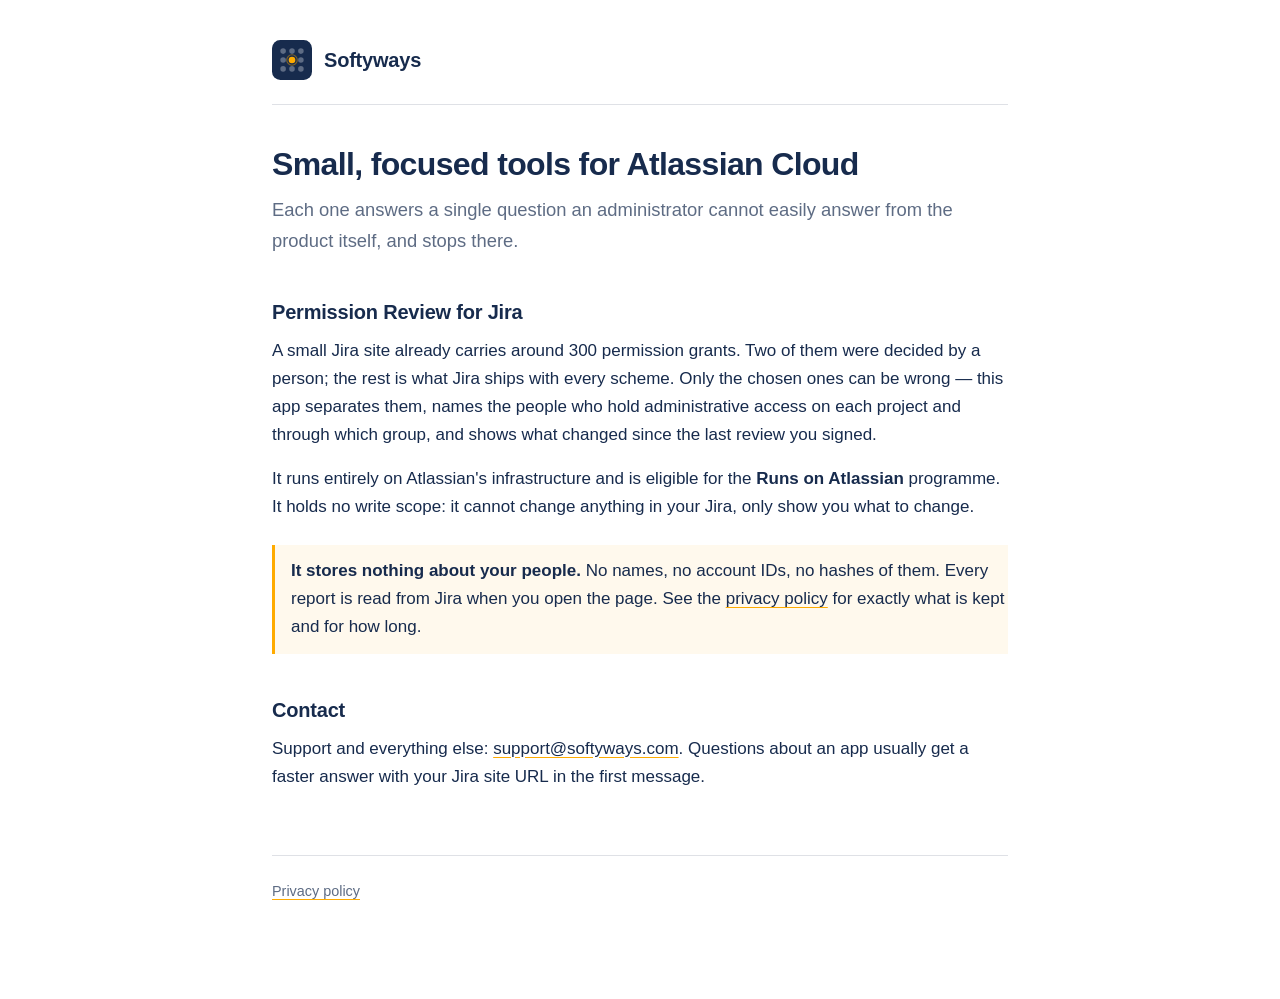
<file: index.html>
<!doctype html>
<html lang="en">
  <head>
    <meta charset="utf-8" />
    <meta name="viewport" content="width=device-width, initial-scale=1" />
    <title>Softyways — small, focused tools for Atlassian Cloud</title>
    <meta
      name="description"
      content="Softyways builds small, focused apps for Atlassian Cloud. Permission Review for Jira shows which permission grants a person actually decided, and who they let in."
    />
    <link rel="stylesheet" href="style.css" />
  </head>
  <body>
    <header>
      <svg viewBox="0 0 144 144" xmlns="http://www.w3.org/2000/svg" role="img" aria-label="Softyways">
        <rect width="144" height="144" rx="30" fill="#172B4D" />
        <g fill="#5E6C84">
          <circle cx="40" cy="40" r="10" />
          <circle cx="72" cy="40" r="10" />
          <circle cx="104" cy="40" r="10" />
          <circle cx="40" cy="72" r="10" />
          <circle cx="104" cy="72" r="10" />
          <circle cx="40" cy="104" r="10" />
          <circle cx="72" cy="104" r="10" />
          <circle cx="104" cy="104" r="10" />
        </g>
        <circle cx="72" cy="72" r="19" fill="none" stroke="#FFAB00" stroke-width="4" opacity="0.45" />
        <circle cx="72" cy="72" r="12" fill="#FFAB00" />
      </svg>
      <a href="./">Softyways</a>
    </header>

    <main>
      <h1>Small, focused tools for Atlassian Cloud</h1>
      <p class="lead">
        Each one answers a single question an administrator cannot easily answer from the product itself, and stops
        there.
      </p>

      <h2>Permission Review for Jira</h2>
      <p>
        A small Jira site already carries around 300 permission grants. Two of them were decided by a person; the rest
        is what Jira ships with every scheme. Only the chosen ones can be wrong — this app separates them, names the
        people who hold administrative access on each project and through which group, and shows what changed since the
        last review you signed.
      </p>
      <p>
        It runs entirely on Atlassian's infrastructure and is eligible for the
        <strong>Runs on Atlassian</strong> programme. It holds no write scope: it cannot change anything in your Jira,
        only show you what to change.
      </p>

      <div class="callout">
        <p>
          <strong>It stores nothing about your people.</strong> No names, no account IDs, no hashes of them. Every
          report is read from Jira when you open the page. See the
          <a href="privacy.html">privacy policy</a> for exactly what is kept and for how long.
        </p>
      </div>

      <h2>Contact</h2>
      <p>
        Support and everything else: <a href="mailto:support@softyways.com">support@softyways.com</a>. Questions about
        an app usually get a faster answer with your Jira site URL in the first message.
      </p>
    </main>

    <footer>
      <p><a href="privacy.html">Privacy policy</a></p>
    </footer>
  </body>
</html>
</file>
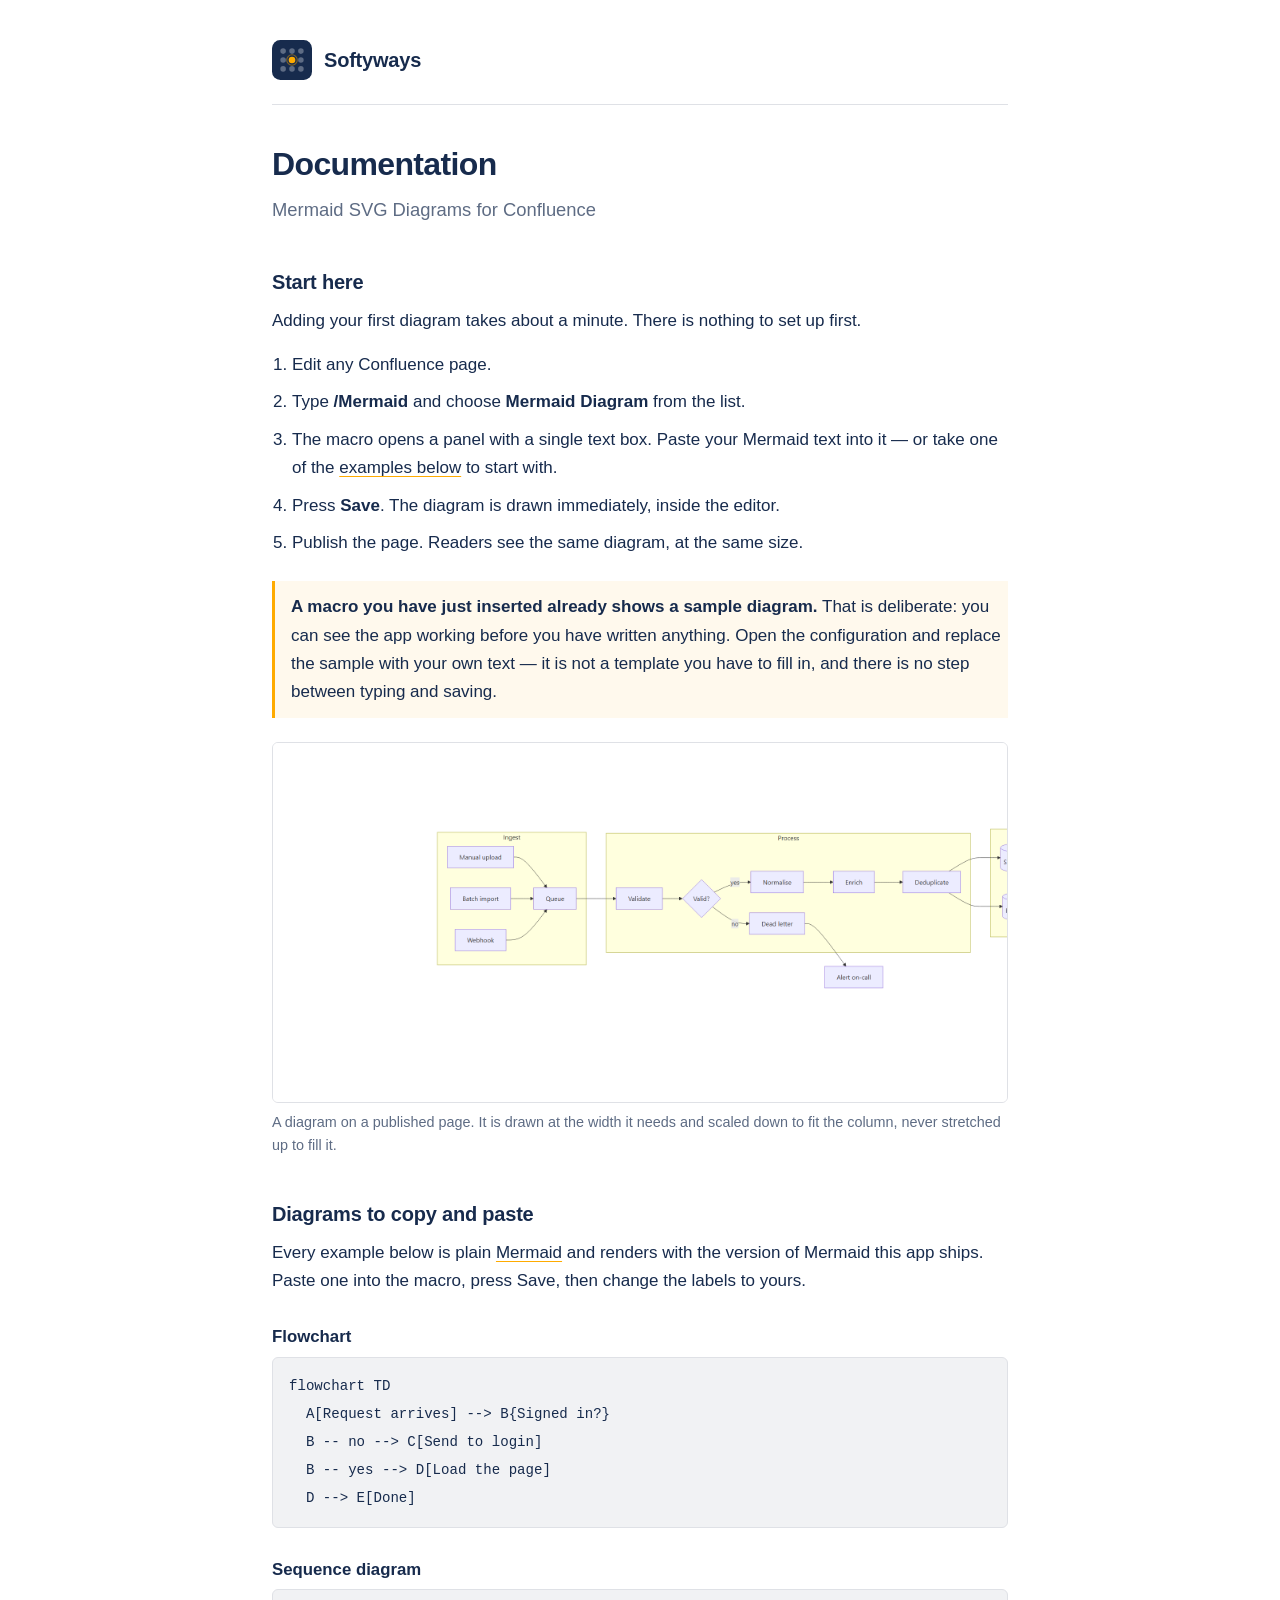
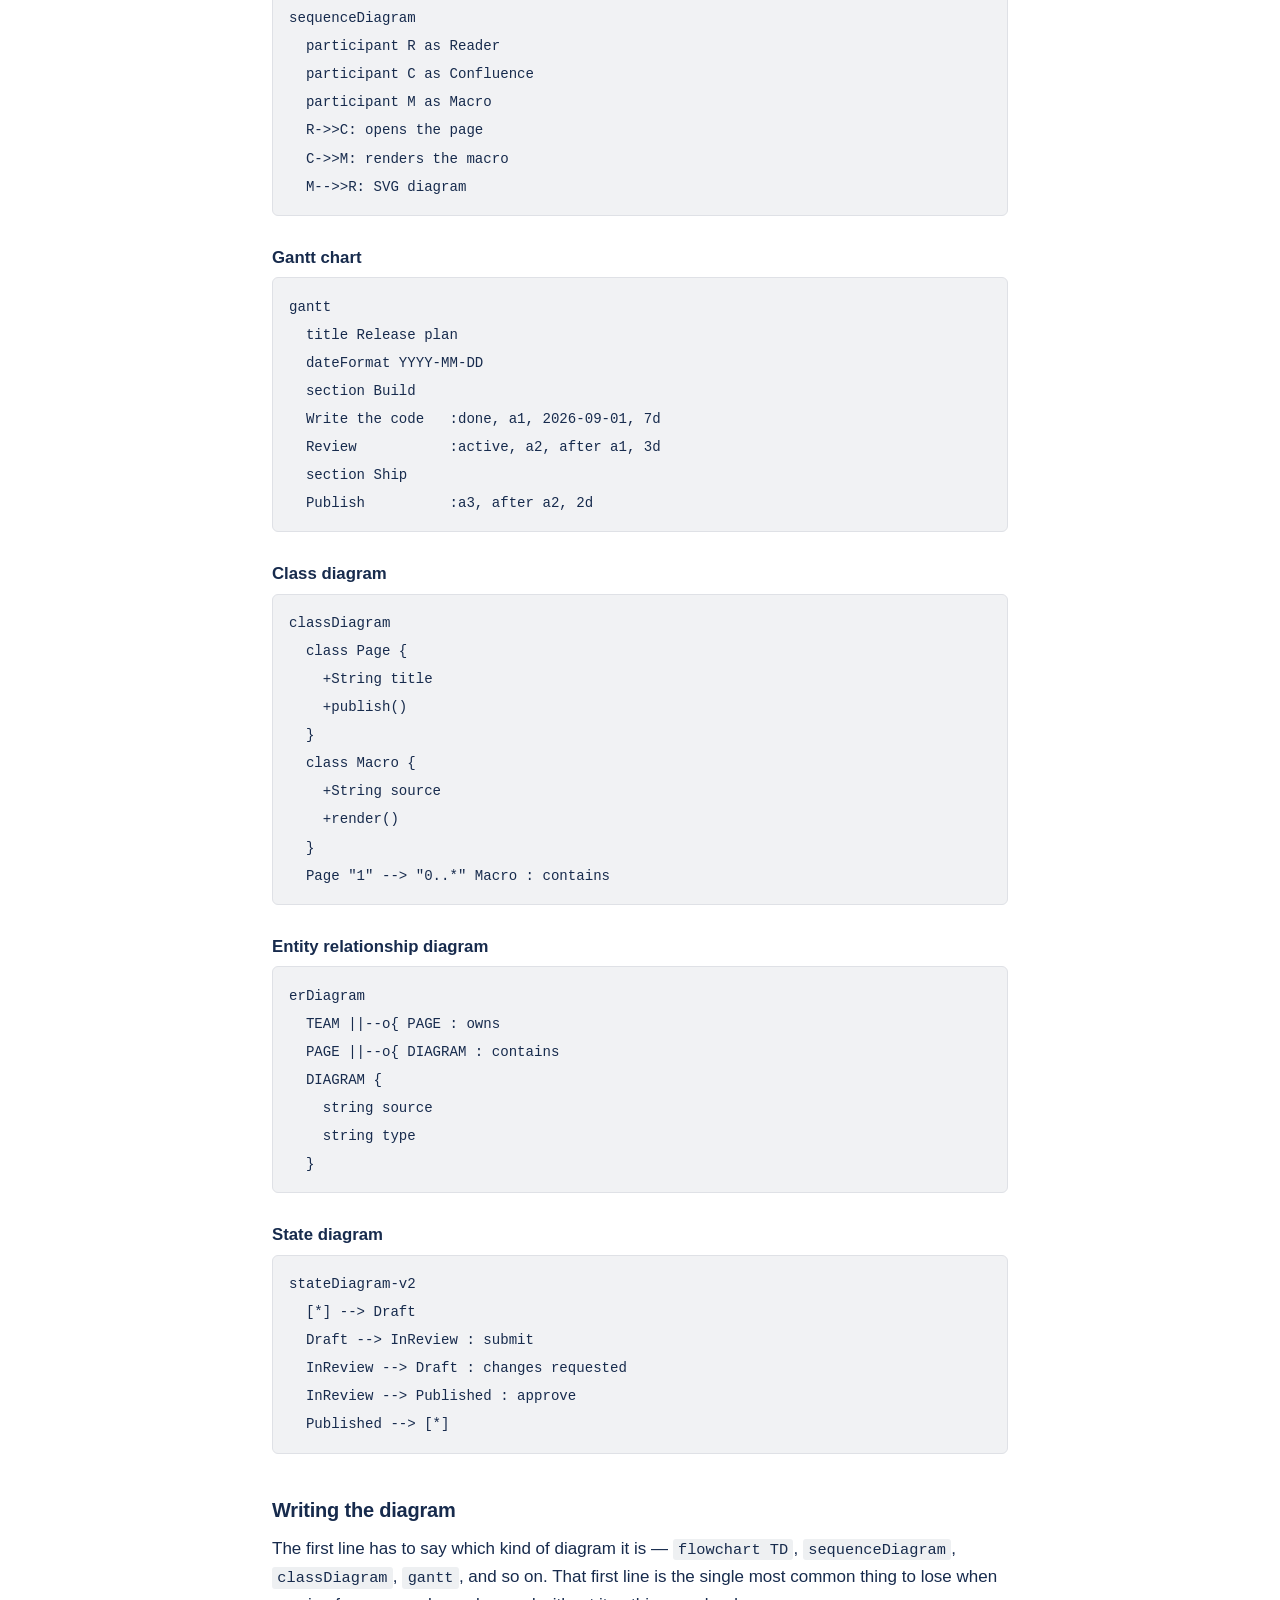
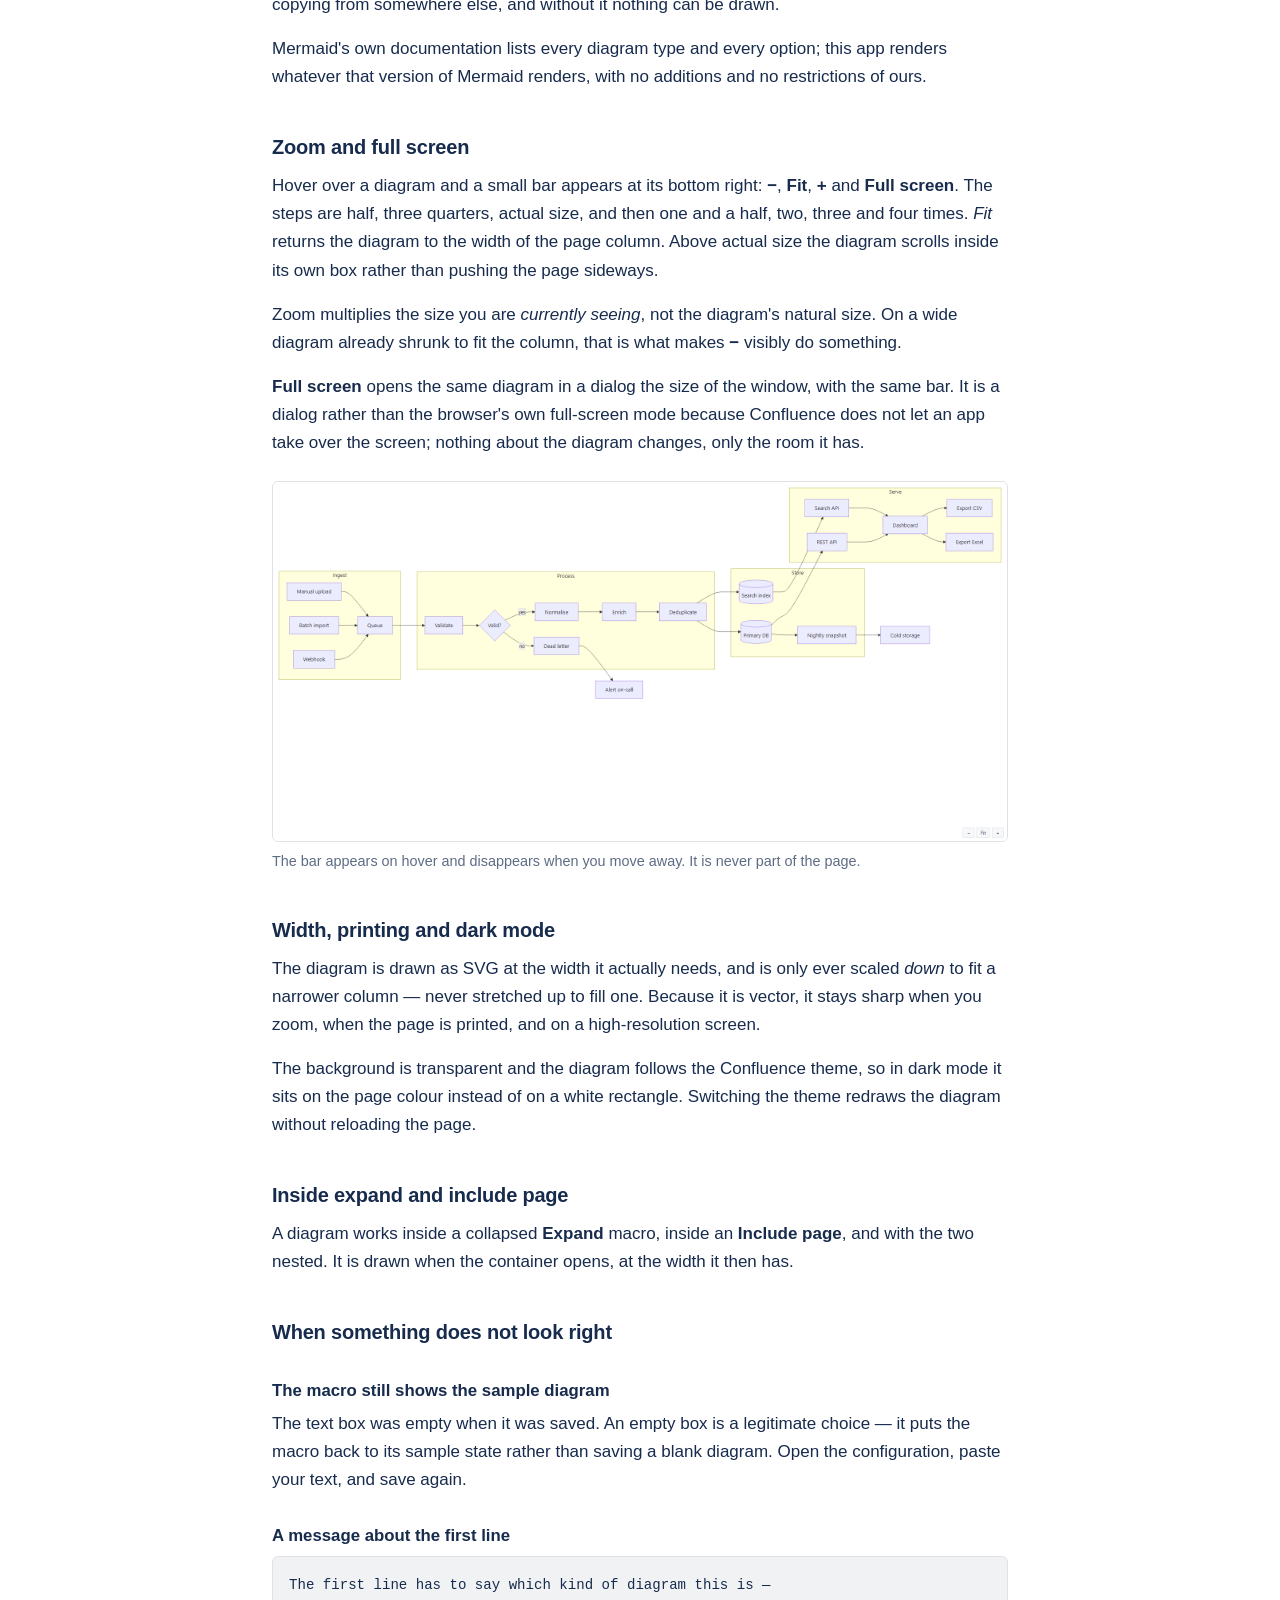
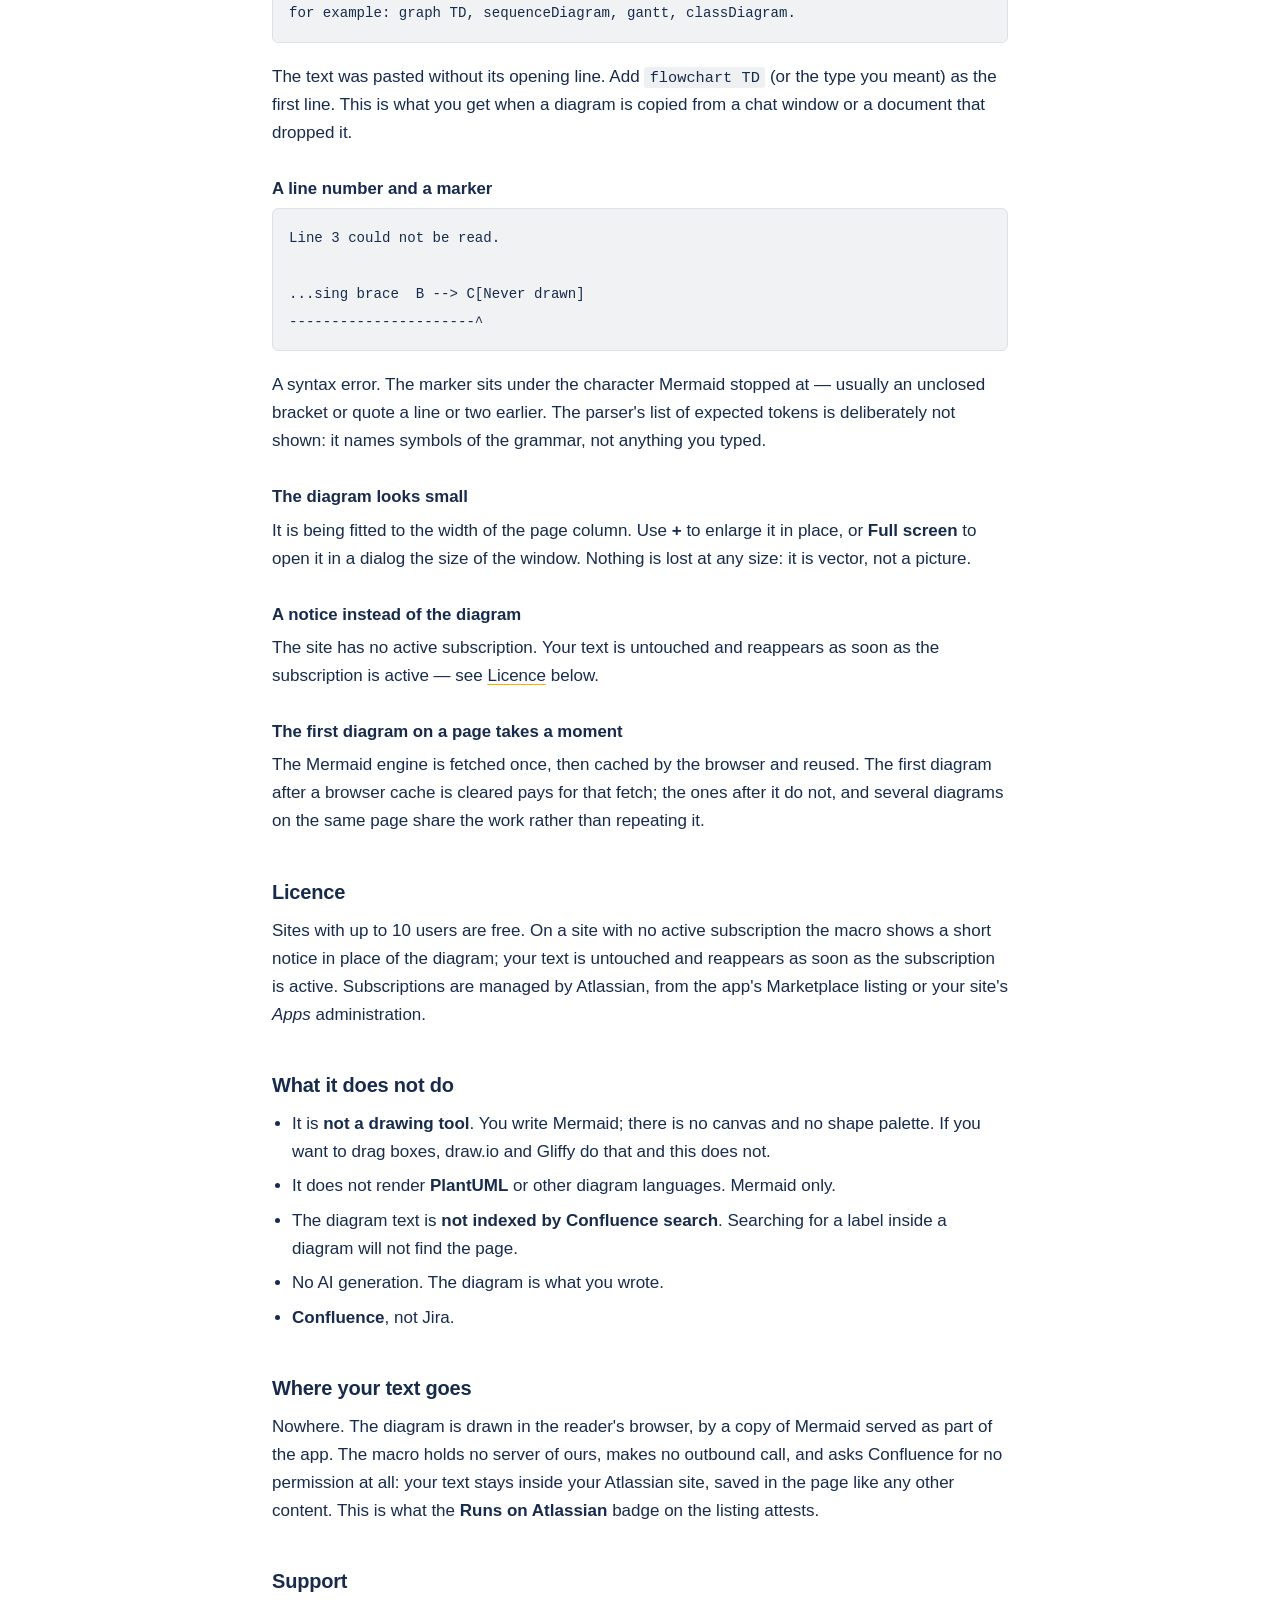
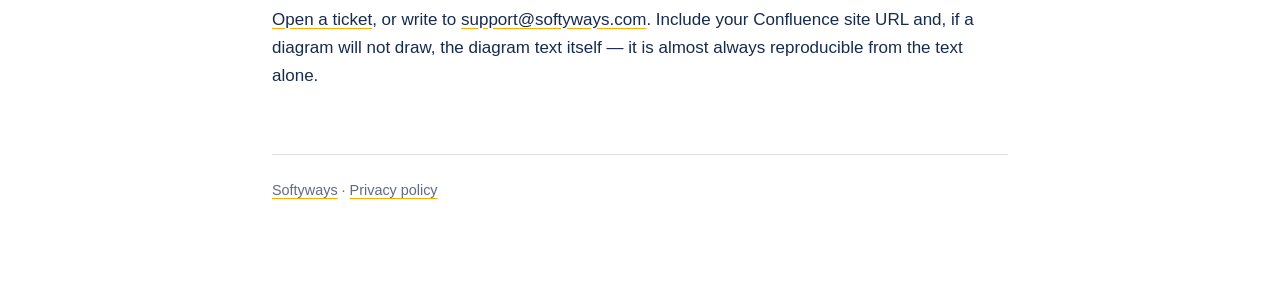
<file: documentation-mermaid.html>
<!doctype html>
<html lang="en">
  <head>
    <meta charset="utf-8" />
    <meta name="viewport" content="width=device-width, initial-scale=1" />
    <title>Documentation — Mermaid SVG Diagrams for Confluence</title>
    <meta
      name="description"
      content="How to add a Mermaid diagram to a Confluence page in under a minute, diagrams you can copy and paste, how zoom and full screen work, what happens in dark mode and inside containers, and what to do when nothing appears."
    />
    <link rel="stylesheet" href="style.css" />
  </head>
  <body>
    <header>
      <svg viewBox="0 0 144 144" xmlns="http://www.w3.org/2000/svg" role="img" aria-label="Softyways">
        <rect width="144" height="144" rx="30" fill="#172B4D" />
        <g fill="#5E6C84">
          <circle cx="40" cy="40" r="10" />
          <circle cx="72" cy="40" r="10" />
          <circle cx="104" cy="40" r="10" />
          <circle cx="40" cy="72" r="10" />
          <circle cx="104" cy="72" r="10" />
          <circle cx="40" cy="104" r="10" />
          <circle cx="72" cy="104" r="10" />
          <circle cx="104" cy="104" r="10" />
        </g>
        <circle cx="72" cy="72" r="19" fill="none" stroke="#FFAB00" stroke-width="4" opacity="0.45" />
        <circle cx="72" cy="72" r="12" fill="#FFAB00" />
      </svg>
      <a href="./">Softyways</a>
    </header>

    <main>
      <h1>Documentation</h1>
      <p class="lead">Mermaid SVG Diagrams for Confluence</p>

      <h2 id="start">Start here</h2>
      <p>Adding your first diagram takes about a minute. There is nothing to set up first.</p>
      <ol>
        <li>Edit any Confluence page.</li>
        <li>
          Type <strong>/Mermaid</strong> and choose <strong>Mermaid Diagram</strong> from the list.
        </li>
        <li>
          The macro opens a panel with a single text box. Paste your Mermaid text into it — or take one of the
          <a href="#examples">examples below</a> to start with.
        </li>
        <li>Press <strong>Save</strong>. The diagram is drawn immediately, inside the editor.</li>
        <li>Publish the page. Readers see the same diagram, at the same size.</li>
      </ol>

      <div class="callout">
        <p>
          <strong>A macro you have just inserted already shows a sample diagram.</strong> That is deliberate: you can
          see the app working before you have written anything. Open the configuration and replace the sample with your
          own text — it is not a template you have to fill in, and there is no step between typing and saving.
        </p>
      </div>

      <figure>
        <img
          src="doc-mermaid-page.png"
          alt="A flowchart rendered on a Confluence page, filling the width of the column"
          loading="lazy"
        />
        <figcaption>
          A diagram on a published page. It is drawn at the width it needs and scaled down to fit the column, never
          stretched up to fill it.
        </figcaption>
      </figure>

      <h2 id="examples">Diagrams to copy and paste</h2>
      <p>
        Every example below is plain <a href="https://mermaid.js.org/">Mermaid</a> and renders with the version of
        Mermaid this app ships. Paste one into the macro, press Save, then change the labels to yours.
      </p>

      <h3>Flowchart</h3>
      <pre><code>flowchart TD
  A[Request arrives] --&gt; B{Signed in?}
  B -- no --&gt; C[Send to login]
  B -- yes --&gt; D[Load the page]
  D --&gt; E[Done]</code></pre>

      <h3>Sequence diagram</h3>
      <pre><code>sequenceDiagram
  participant R as Reader
  participant C as Confluence
  participant M as Macro
  R-&gt;&gt;C: opens the page
  C-&gt;&gt;M: renders the macro
  M--&gt;&gt;R: SVG diagram</code></pre>

      <h3>Gantt chart</h3>
      <pre><code>gantt
  title Release plan
  dateFormat YYYY-MM-DD
  section Build
  Write the code   :done, a1, 2026-09-01, 7d
  Review           :active, a2, after a1, 3d
  section Ship
  Publish          :a3, after a2, 2d</code></pre>

      <h3>Class diagram</h3>
      <pre><code>classDiagram
  class Page {
    +String title
    +publish()
  }
  class Macro {
    +String source
    +render()
  }
  Page "1" --&gt; "0..*" Macro : contains</code></pre>

      <h3>Entity relationship diagram</h3>
      <pre><code>erDiagram
  TEAM ||--o{ PAGE : owns
  PAGE ||--o{ DIAGRAM : contains
  DIAGRAM {
    string source
    string type
  }</code></pre>

      <h3>State diagram</h3>
      <pre><code>stateDiagram-v2
  [*] --&gt; Draft
  Draft --&gt; InReview : submit
  InReview --&gt; Draft : changes requested
  InReview --&gt; Published : approve
  Published --&gt; [*]</code></pre>

      <h2 id="writing">Writing the diagram</h2>
      <p>
        The first line has to say which kind of diagram it is — <code>flowchart TD</code>,
        <code>sequenceDiagram</code>, <code>classDiagram</code>, <code>gantt</code>, and so on. That first line is the
        single most common thing to lose when copying from somewhere else, and without it nothing can be drawn.
      </p>
      <p>
        Mermaid's own documentation lists every diagram type and every option; this app renders whatever that version
        of Mermaid renders, with no additions and no restrictions of ours.
      </p>

      <h2 id="zoom">Zoom and full screen</h2>
      <p>
        Hover over a diagram and a small bar appears at its bottom right: <strong>−</strong>, <strong>Fit</strong>,
        <strong>+</strong> and <strong>Full screen</strong>. The steps are half, three quarters, actual size, and then
        one and a half, two, three and four times. <em>Fit</em> returns the diagram to the width of the page column.
        Above actual size the diagram scrolls inside its own box rather than pushing the page sideways.
      </p>
      <p>
        Zoom multiplies the size you are <em>currently seeing</em>, not the diagram's natural size. On a wide diagram
        already shrunk to fit the column, that is what makes <strong>−</strong> visibly do something.
      </p>
      <p>
        <strong>Full screen</strong> opens the same diagram in a dialog the size of the window, with the same bar. It is
        a dialog rather than the browser's own full-screen mode because Confluence does not let an app take over the
        screen; nothing about the diagram changes, only the room it has.
      </p>

      <figure>
        <img
          src="doc-mermaid-zoom.png"
          alt="The zoom bar at the bottom right of a diagram, showing minus, Fit and plus"
          loading="lazy"
        />
        <figcaption>The bar appears on hover and disappears when you move away. It is never part of the page.</figcaption>
      </figure>

      <h2 id="width">Width, printing and dark mode</h2>
      <p>
        The diagram is drawn as SVG at the width it actually needs, and is only ever scaled <em>down</em> to fit a
        narrower column — never stretched up to fill one. Because it is vector, it stays sharp when you zoom, when the
        page is printed, and on a high-resolution screen.
      </p>
      <p>
        The background is transparent and the diagram follows the Confluence theme, so in dark mode it sits on the page
        colour instead of on a white rectangle. Switching the theme redraws the diagram without reloading the page.
      </p>

      <h2 id="containers">Inside expand and include page</h2>
      <p>
        A diagram works inside a collapsed <strong>Expand</strong> macro, inside an <strong>Include page</strong>, and
        with the two nested. It is drawn when the container opens, at the width it then has.
      </p>

      <h2 id="trouble">When something does not look right</h2>

      <h3>The macro still shows the sample diagram</h3>
      <p>
        The text box was empty when it was saved. An empty box is a legitimate choice — it puts the macro back to its
        sample state rather than saving a blank diagram. Open the configuration, paste your text, and save again.
      </p>

      <h3>A message about the first line</h3>
      <pre><code>The first line has to say which kind of diagram this is —
for example: graph TD, sequenceDiagram, gantt, classDiagram.</code></pre>
      <p>
        The text was pasted without its opening line. Add <code>flowchart TD</code> (or the type you meant) as the first
        line. This is what you get when a diagram is copied from a chat window or a document that dropped it.
      </p>

      <h3>A line number and a marker</h3>
      <pre><code>Line 3 could not be read.

...sing brace  B --&gt; C[Never drawn]
----------------------^</code></pre>
      <p>
        A syntax error. The marker sits under the character Mermaid stopped at — usually an unclosed bracket or quote a
        line or two earlier. The parser's list of expected tokens is deliberately not shown: it names symbols of the
        grammar, not anything you typed.
      </p>

      <h3>The diagram looks small</h3>
      <p>
        It is being fitted to the width of the page column. Use <strong>+</strong> to enlarge it in place, or
        <strong>Full screen</strong> to open it in a dialog the size of the window. Nothing is lost at any size: it is
        vector, not a picture.
      </p>

      <h3>A notice instead of the diagram</h3>
      <p>
        The site has no active subscription. Your text is untouched and reappears as soon as the subscription is
        active — see <a href="#licence">Licence</a> below.
      </p>

      <h3>The first diagram on a page takes a moment</h3>
      <p>
        The Mermaid engine is fetched once, then cached by the browser and reused. The first diagram after a browser
        cache is cleared pays for that fetch; the ones after it do not, and several diagrams on the same page share the
        work rather than repeating it.
      </p>

      <h2 id="licence">Licence</h2>
      <p>
        Sites with up to 10 users are free. On a site with no active subscription the macro shows a short notice in
        place of the diagram; your text is untouched and reappears as soon as the subscription is active. Subscriptions
        are managed by Atlassian, from the app's Marketplace listing or your site's <em>Apps</em> administration.
      </p>

      <h2 id="not">What it does not do</h2>
      <ul>
        <li>
          It is <strong>not a drawing tool</strong>. You write Mermaid; there is no canvas and no shape palette. If you
          want to drag boxes, draw.io and Gliffy do that and this does not.
        </li>
        <li>It does not render <strong>PlantUML</strong> or other diagram languages. Mermaid only.</li>
        <li>
          The diagram text is <strong>not indexed by Confluence search</strong>. Searching for a label inside a diagram
          will not find the page.
        </li>
        <li>No AI generation. The diagram is what you wrote.</li>
        <li><strong>Confluence</strong>, not Jira.</li>
      </ul>

      <h2 id="data">Where your text goes</h2>
      <p>
        Nowhere. The diagram is drawn in the reader's browser, by a copy of Mermaid served as part of the app. The macro
        holds no server of ours, makes no outbound call, and asks Confluence for no permission at all: your text stays
        inside your Atlassian site, saved in the page like any other content. This is what the
        <strong>Runs on Atlassian</strong> badge on the listing attests.
      </p>

      <h2 id="support">Support</h2>
      <p>
        <a href="https://andysoftydev.atlassian.net/servicedesk/customer/portal/1">Open a ticket</a>, or write to
        <a href="mailto:support@softyways.com">support@softyways.com</a>. Include your Confluence site URL and, if a
        diagram will not draw, the diagram text itself — it is almost always reproducible from the text alone.
      </p>
    </main>

    <footer>
      <p><a href="./">Softyways</a> · <a href="privacy-mermaid.html">Privacy policy</a></p>
    </footer>
  </body>
</html>
</file>
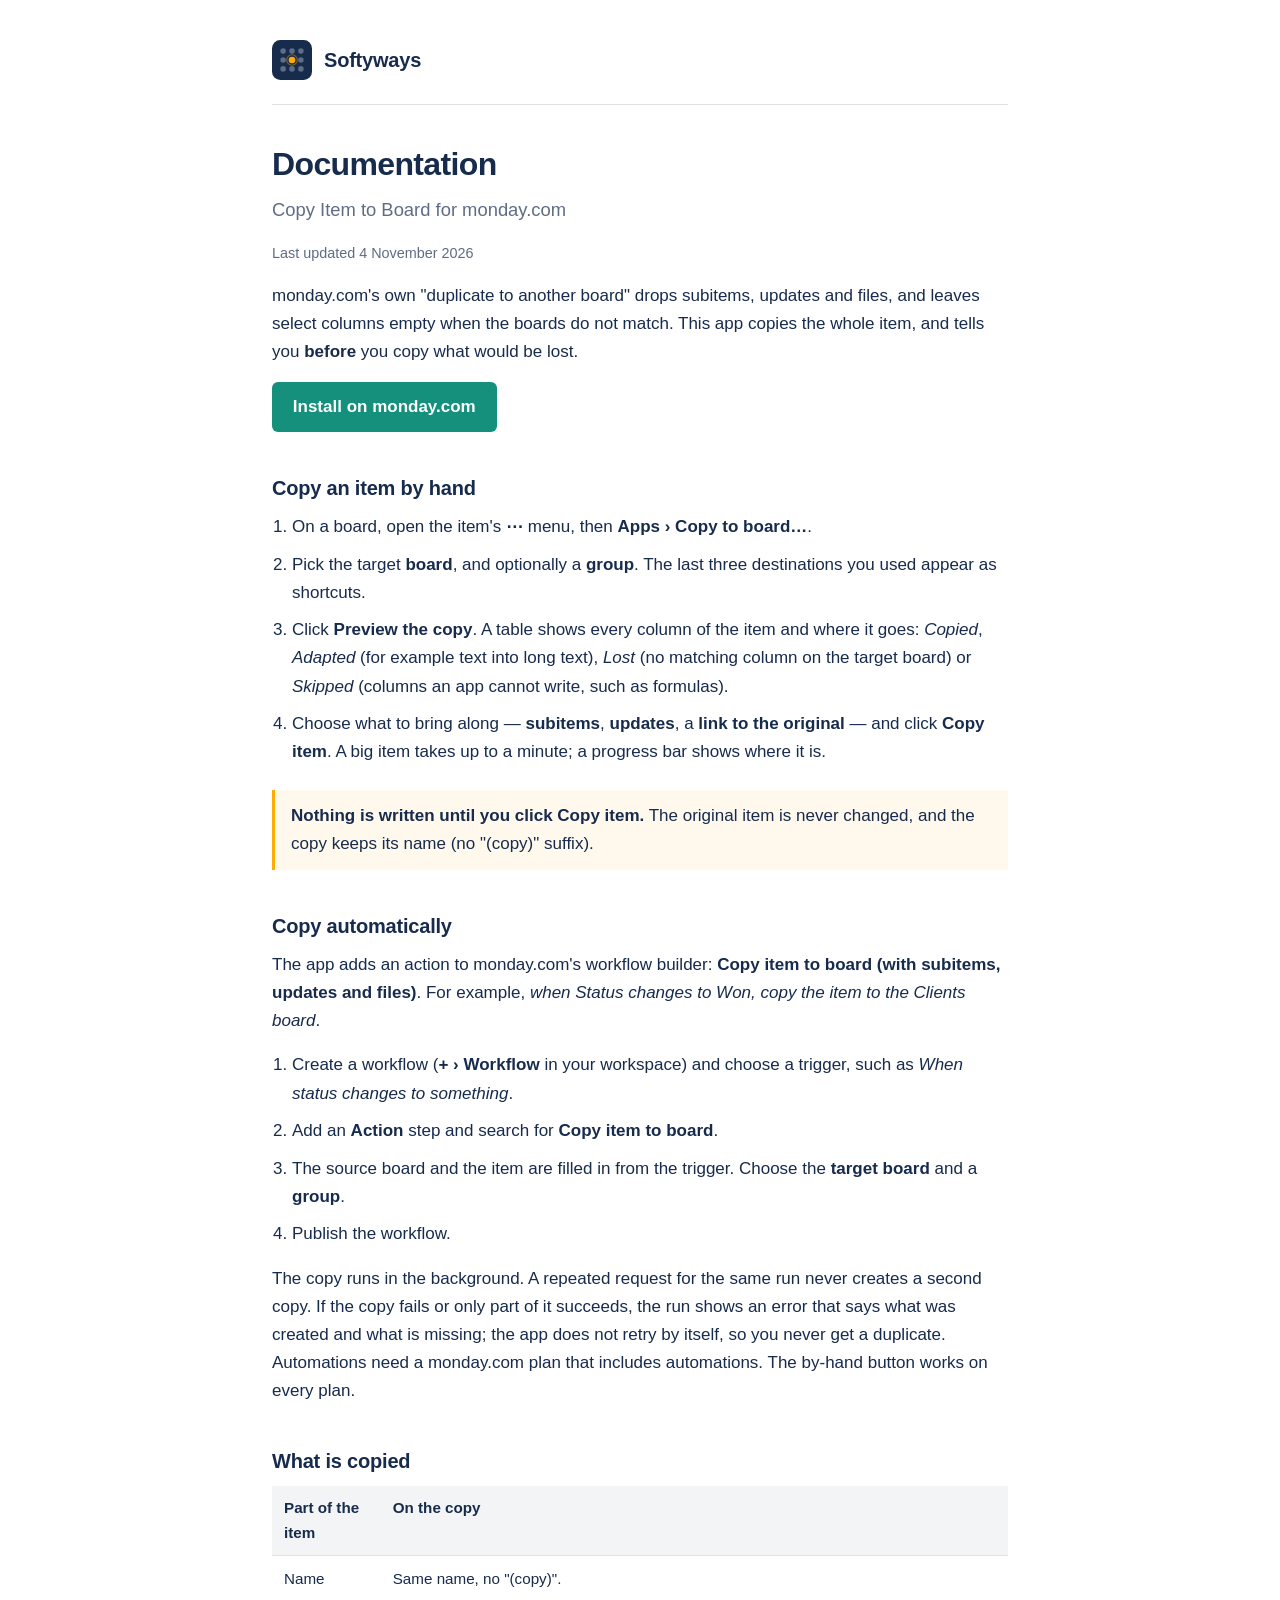
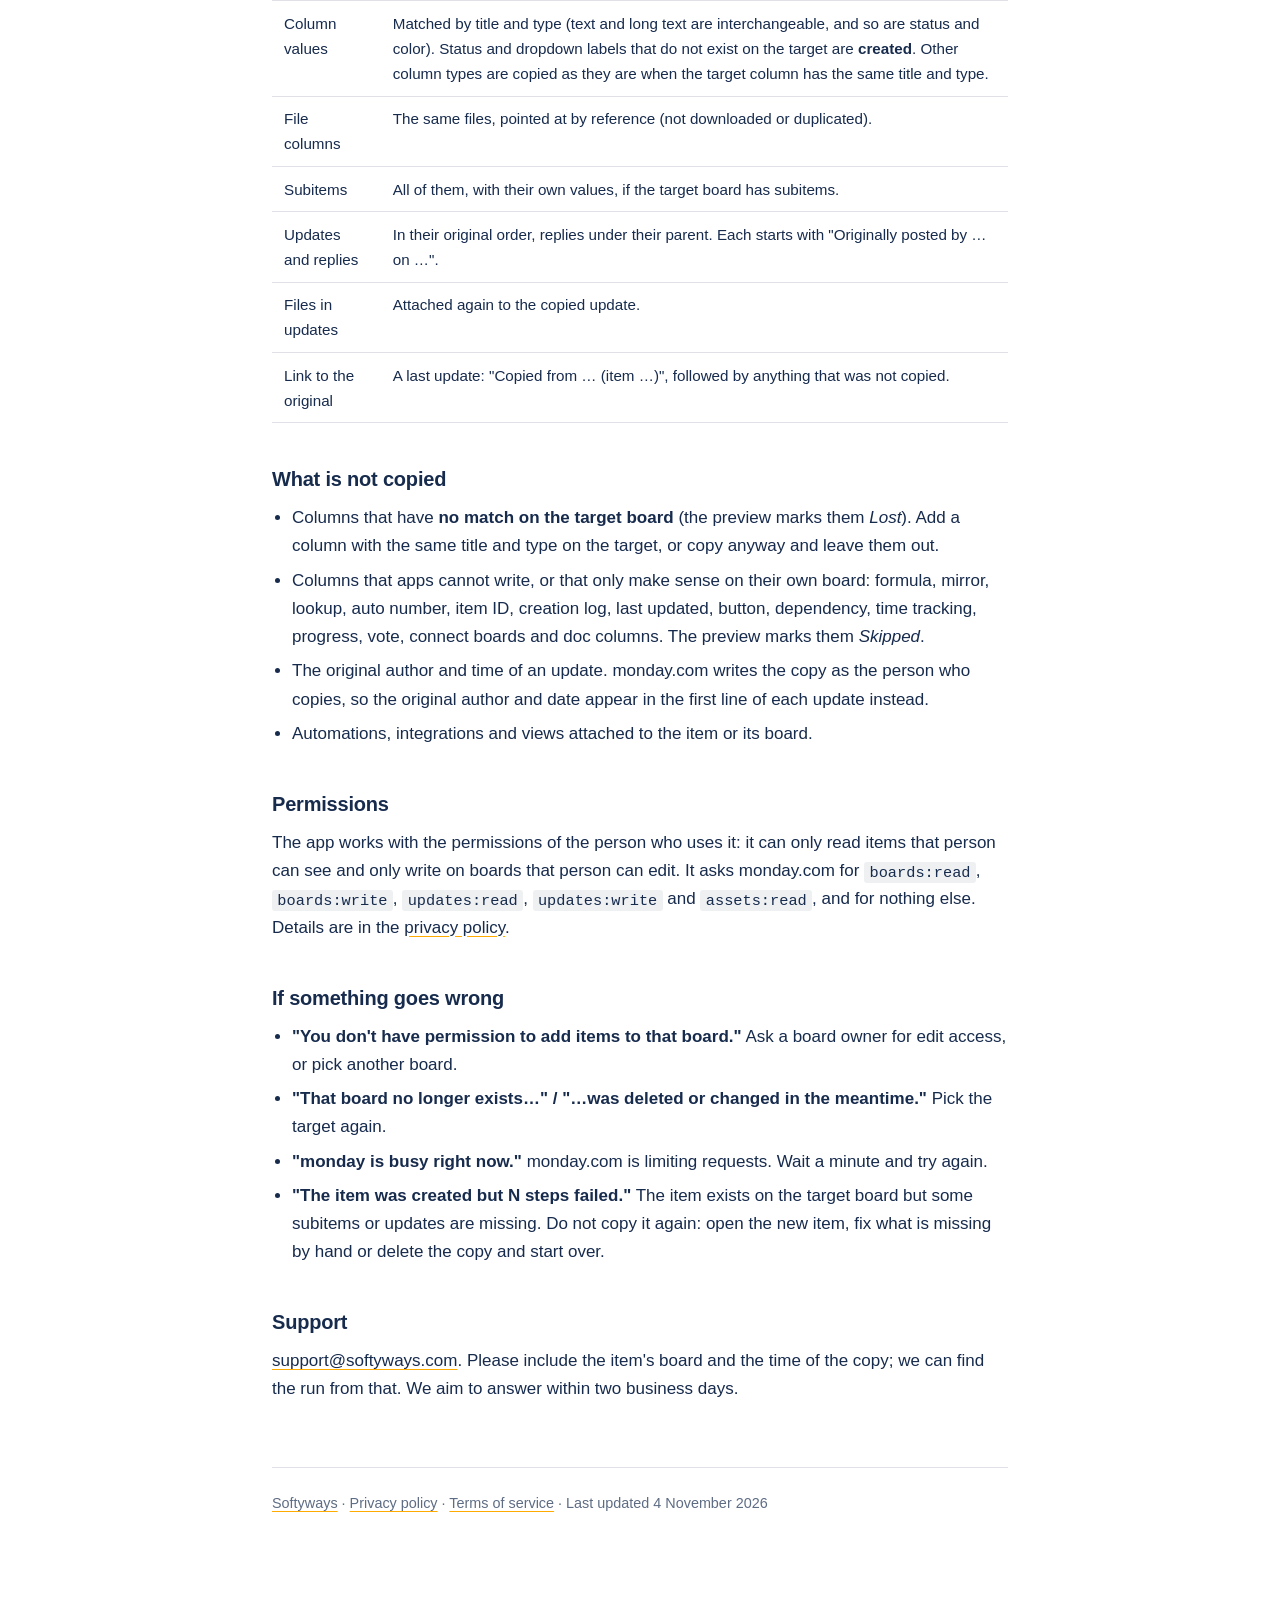
<file: documentation-monday.html>
<!doctype html>
<html lang="en">
  <head>
    <meta charset="utf-8" />
    <meta name="viewport" content="width=device-width, initial-scale=1" />
    <title>Documentation — Copy Item to Board for monday.com</title>
    <meta
      name="description"
      content="How to copy a monday.com item to another board with its subitems, updates and files — by hand or from an automation — and what is and is not copied."
    />
    <link rel="stylesheet" href="style.css" />
  </head>
  <body>
    <header>
      <svg viewBox="0 0 144 144" xmlns="http://www.w3.org/2000/svg" role="img" aria-label="Softyways">
        <rect width="144" height="144" rx="30" fill="#172B4D" />
        <g fill="#5E6C84">
          <circle cx="40" cy="40" r="10" />
          <circle cx="72" cy="40" r="10" />
          <circle cx="104" cy="40" r="10" />
          <circle cx="40" cy="72" r="10" />
          <circle cx="104" cy="72" r="10" />
          <circle cx="40" cy="104" r="10" />
          <circle cx="72" cy="104" r="10" />
          <circle cx="104" cy="104" r="10" />
        </g>
        <circle cx="72" cy="72" r="19" fill="none" stroke="#FFAB00" stroke-width="4" opacity="0.45" />
        <circle cx="72" cy="72" r="12" fill="#FFAB00" />
      </svg>
      <a href="./">Softyways</a>
    </header>

    <main>
      <h1>Documentation</h1>
      <p class="lead">Copy Item to Board for monday.com</p>
      <p class="date">Last updated 4 November 2026</p>

      <p>
        monday.com's own "duplicate to another board" drops subitems, updates and files, and leaves select columns empty
        when the boards do not match. This app copies the whole item, and tells you <strong>before</strong> you copy what
        would be lost.
      </p>

      <p>
        <a class="button" href="https://auth.monday.com/oauth2/authorize?client_id=836275b8cd68071129bb6b812866eb77&amp;response_type=install">Install on monday.com</a>
      </p>

      <h2>Copy an item by hand</h2>
      <ol>
        <li>On a board, open the item's <strong>⋯</strong> menu, then <strong>Apps › Copy to board…</strong>.</li>
        <li>Pick the target <strong>board</strong>, and optionally a <strong>group</strong>. The last three destinations you used appear as shortcuts.</li>
        <li>
          Click <strong>Preview the copy</strong>. A table shows every column of the item and where it goes:
          <em>Copied</em>, <em>Adapted</em> (for example text into long text), <em>Lost</em> (no matching column on the
          target board) or <em>Skipped</em> (columns an app cannot write, such as formulas).
        </li>
        <li>
          Choose what to bring along — <strong>subitems</strong>, <strong>updates</strong>, a <strong>link to the original</strong> — and click
          <strong>Copy item</strong>. A big item takes up to a minute; a progress bar shows where it is.
        </li>
      </ol>
      <div class="callout">
        <p>
          <strong>Nothing is written until you click Copy item.</strong> The original item is never changed, and the copy
          keeps its name (no "(copy)" suffix).
        </p>
      </div>

      <h2>Copy automatically</h2>
      <p>
        The app adds an action to monday.com's workflow builder: <strong>Copy item to board (with subitems, updates and
        files)</strong>. For example, <em>when Status changes to Won, copy the item to the Clients board</em>.
      </p>
      <ol>
        <li>Create a workflow (<strong>+ › Workflow</strong> in your workspace) and choose a trigger, such as <em>When status changes to something</em>.</li>
        <li>Add an <strong>Action</strong> step and search for <strong>Copy item to board</strong>.</li>
        <li>The source board and the item are filled in from the trigger. Choose the <strong>target board</strong> and a <strong>group</strong>.</li>
        <li>Publish the workflow.</li>
      </ol>
      <p>
        The copy runs in the background. A repeated request for the same run never creates a second copy. If the copy
        fails or only part of it succeeds, the run shows an error that says what was created and what is missing; the
        app does not retry by itself, so you never get a duplicate. Automations need a monday.com plan that includes
        automations. The by-hand button works on every plan.
      </p>

      <h2>What is copied</h2>
      <div class="scroll">
        <table>
          <thead>
            <tr><th>Part of the item</th><th>On the copy</th></tr>
          </thead>
          <tbody>
            <tr><td>Name</td><td>Same name, no "(copy)".</td></tr>
            <tr><td>Column values</td><td>Matched by title and type (text and long text are interchangeable, and so are status and color). Status and dropdown labels that do not exist on the target are <strong>created</strong>. Other column types are copied as they are when the target column has the same title and type.</td></tr>
            <tr><td>File columns</td><td>The same files, pointed at by reference (not downloaded or duplicated).</td></tr>
            <tr><td>Subitems</td><td>All of them, with their own values, if the target board has subitems.</td></tr>
            <tr><td>Updates and replies</td><td>In their original order, replies under their parent. Each starts with "Originally posted by … on …".</td></tr>
            <tr><td>Files in updates</td><td>Attached again to the copied update.</td></tr>
            <tr><td>Link to the original</td><td>A last update: "Copied from … (item …)", followed by anything that was not copied.</td></tr>
          </tbody>
        </table>
      </div>

      <h2>What is not copied</h2>
      <ul>
        <li>Columns that have <strong>no match on the target board</strong> (the preview marks them <em>Lost</em>). Add a column with the same title and type on the target, or copy anyway and leave them out.</li>
        <li>Columns that apps cannot write, or that only make sense on their own board: formula, mirror, lookup, auto number, item ID, creation log, last updated, button, dependency, time tracking, progress, vote, connect boards and doc columns. The preview marks them <em>Skipped</em>.</li>
        <li>The original author and time of an update. monday.com writes the copy as the person who copies, so the original author and date appear in the first line of each update instead.</li>
        <li>Automations, integrations and views attached to the item or its board.</li>
      </ul>

      <h2>Permissions</h2>
      <p>
        The app works with the permissions of the person who uses it: it can only read items that person can see and only
        write on boards that person can edit. It asks monday.com for <code>boards:read</code>,
        <code>boards:write</code>, <code>updates:read</code>, <code>updates:write</code> and
        <code>assets:read</code>, and for nothing else. Details are in the
        <a href="privacy-monday.html">privacy policy</a>.
      </p>

      <h2>If something goes wrong</h2>
      <ul>
        <li><strong>"You don't have permission to add items to that board."</strong> Ask a board owner for edit access, or pick another board.</li>
        <li><strong>"That board no longer exists…" / "…was deleted or changed in the meantime."</strong> Pick the target again.</li>
        <li><strong>"monday is busy right now."</strong> monday.com is limiting requests. Wait a minute and try again.</li>
        <li>
          <strong>"The item was created but N steps failed."</strong> The item exists on the target board but some
          subitems or updates are missing. Do not copy it again: open the new item, fix what is missing by hand or delete
          the copy and start over.
        </li>
      </ul>

      <h2>Support</h2>
      <p>
        <a href="mailto:support@softyways.com">support@softyways.com</a>. Please include the item's board and the time
        of the copy; we can find the run from that. We aim to answer within two business days.
      </p>
    </main>

    <footer>
      <p><a href="./">Softyways</a> · <a href="privacy-monday.html">Privacy policy</a> · <a href="terms-monday.html">Terms of service</a> · Last updated 4 November 2026</p>
    </footer>
  </body>
</html>
</file>
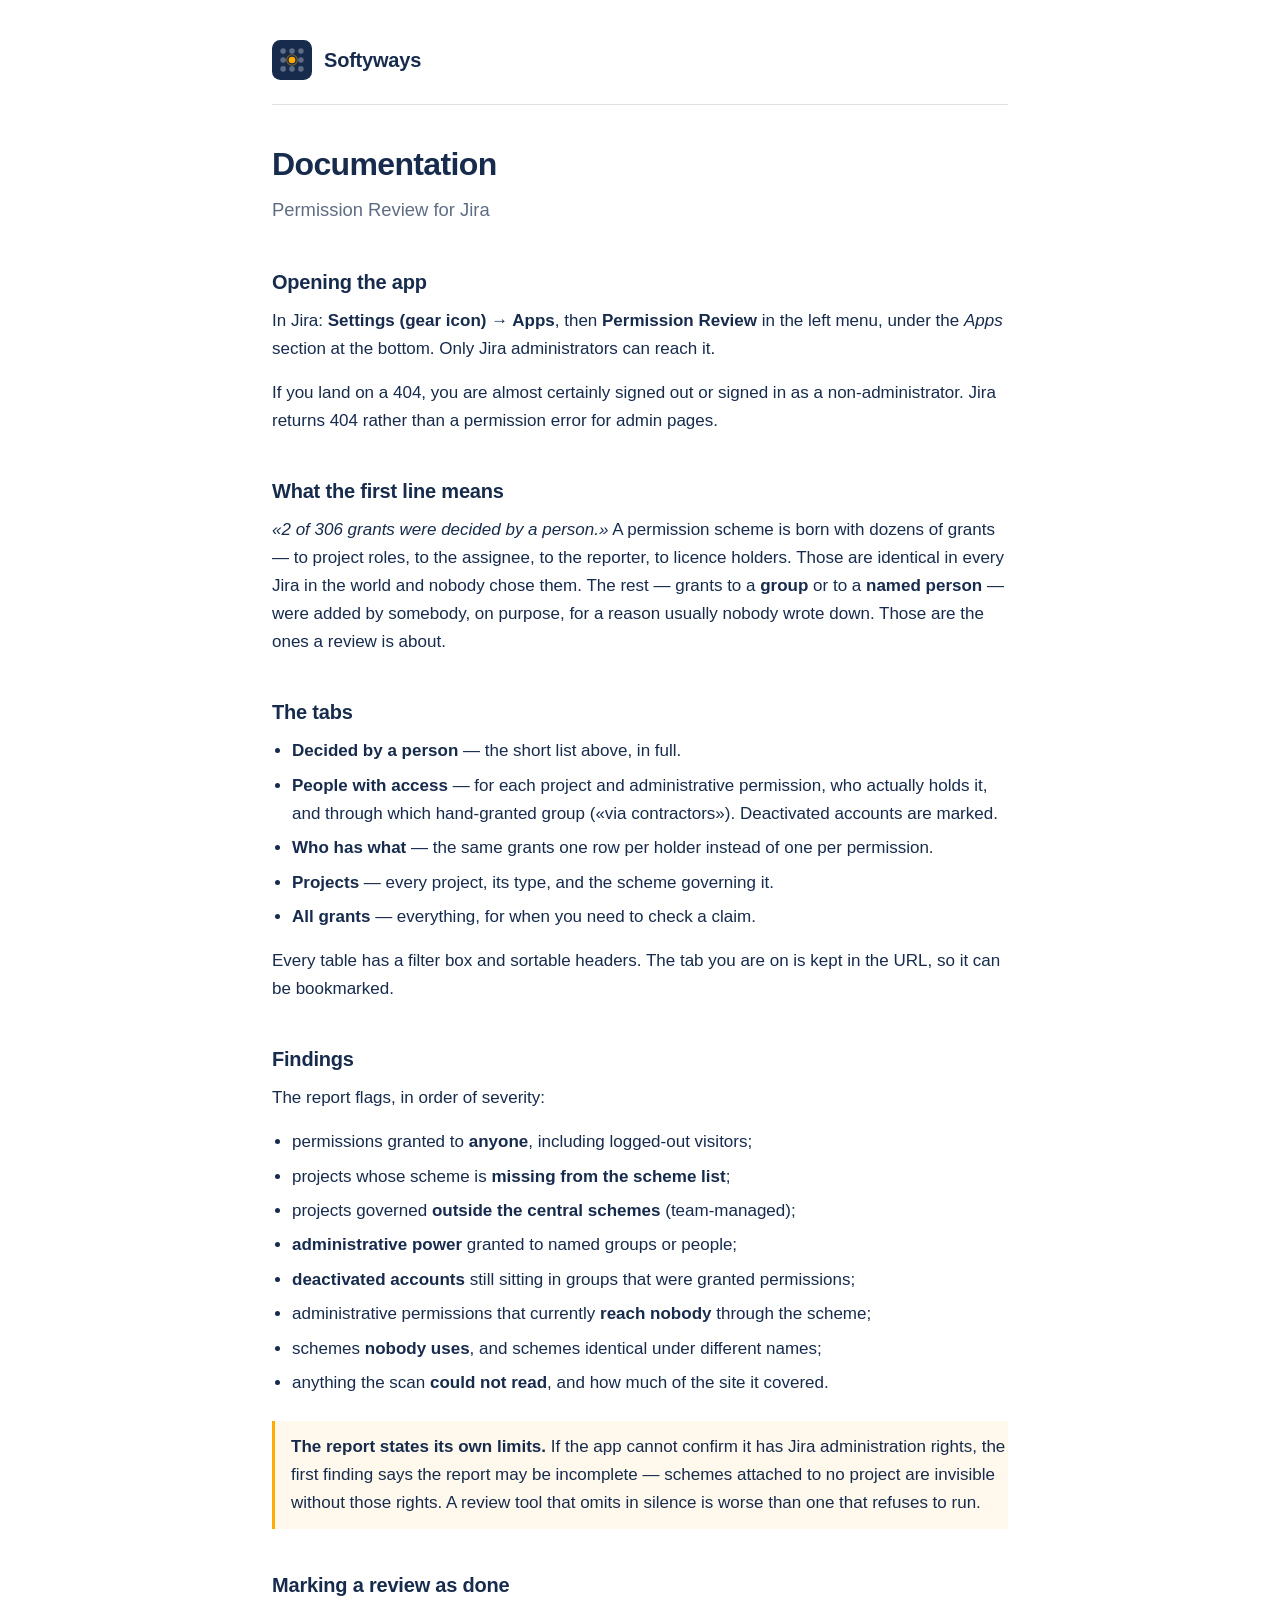
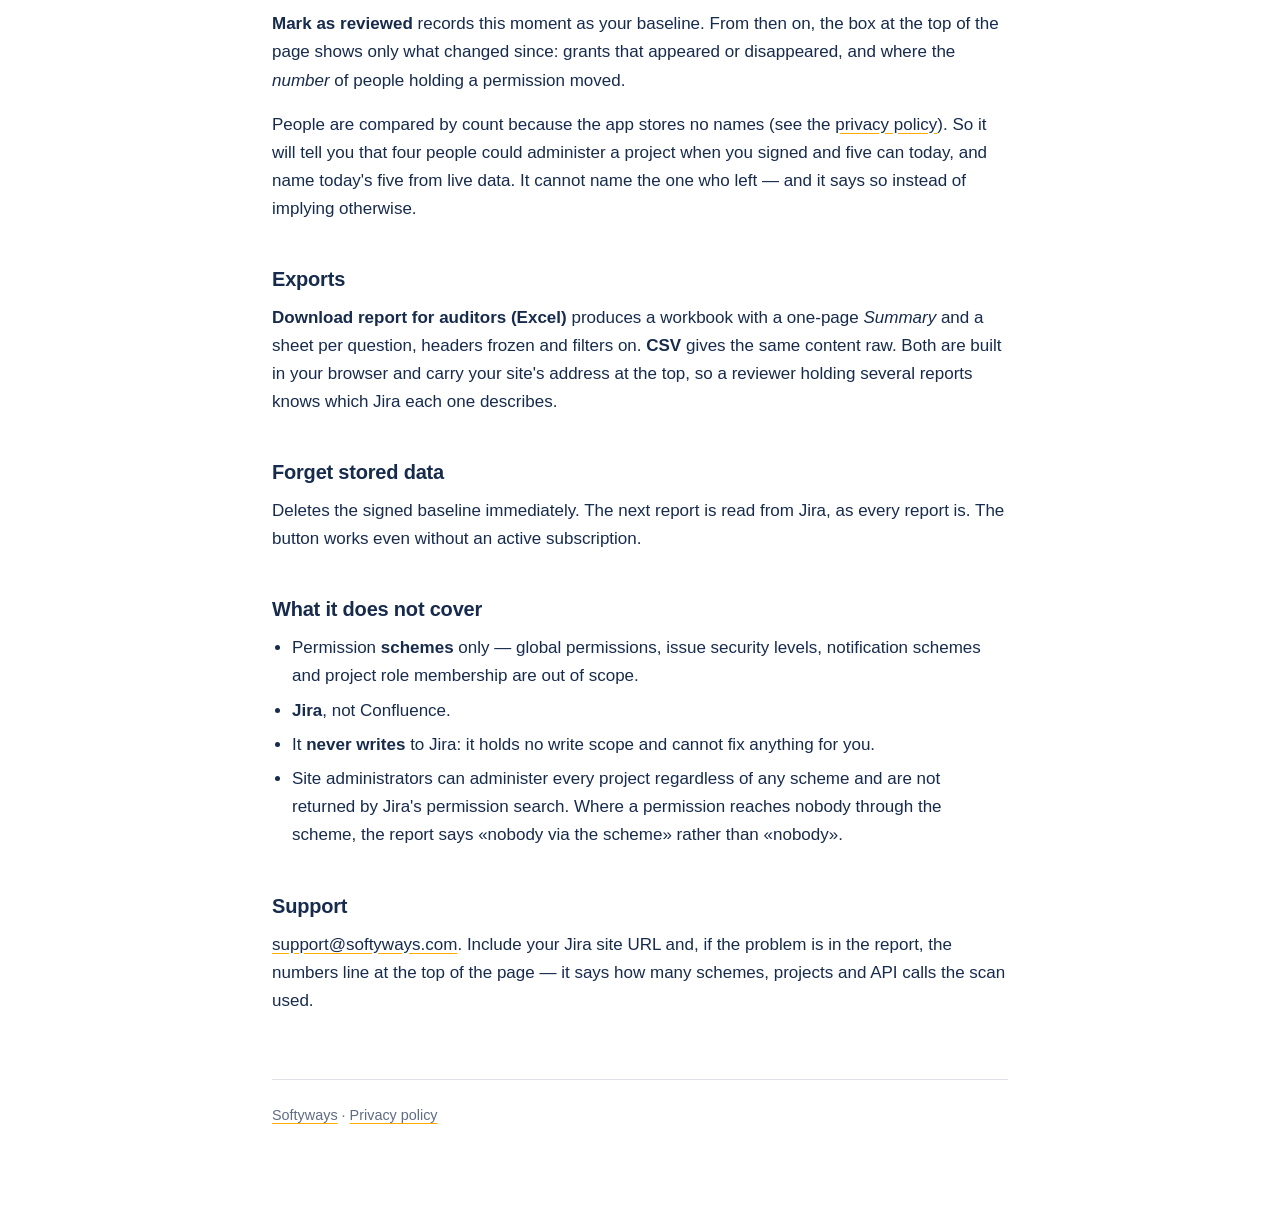
<file: documentation.html>
<!doctype html>
<html lang="en">
  <head>
    <meta charset="utf-8" />
    <meta name="viewport" content="width=device-width, initial-scale=1" />
    <title>Documentation — Permission Review for Jira</title>
    <meta
      name="description"
      content="How to open Permission Review for Jira, what each tab and finding means, how the exports work, and what the app deliberately does not cover."
    />
    <link rel="stylesheet" href="style.css" />
  </head>
  <body>
    <header>
      <svg viewBox="0 0 144 144" xmlns="http://www.w3.org/2000/svg" role="img" aria-label="Softyways">
        <rect width="144" height="144" rx="30" fill="#172B4D" />
        <g fill="#5E6C84">
          <circle cx="40" cy="40" r="10" />
          <circle cx="72" cy="40" r="10" />
          <circle cx="104" cy="40" r="10" />
          <circle cx="40" cy="72" r="10" />
          <circle cx="104" cy="72" r="10" />
          <circle cx="40" cy="104" r="10" />
          <circle cx="72" cy="104" r="10" />
          <circle cx="104" cy="104" r="10" />
        </g>
        <circle cx="72" cy="72" r="19" fill="none" stroke="#FFAB00" stroke-width="4" opacity="0.45" />
        <circle cx="72" cy="72" r="12" fill="#FFAB00" />
      </svg>
      <a href="./">Softyways</a>
    </header>

    <main>
      <h1>Documentation</h1>
      <p class="lead">Permission Review for Jira</p>

      <h2>Opening the app</h2>
      <p>
        In Jira: <strong>Settings (gear icon) → Apps</strong>, then <strong>Permission Review</strong> in the left menu,
        under the <em>Apps</em> section at the bottom. Only Jira administrators can reach it.
      </p>
      <p>
        If you land on a 404, you are almost certainly signed out or signed in as a non-administrator. Jira returns 404
        rather than a permission error for admin pages.
      </p>

      <h2>What the first line means</h2>
      <p>
        <em>«2 of 306 grants were decided by a person.»</em> A permission scheme is born with dozens of grants — to
        project roles, to the assignee, to the reporter, to licence holders. Those are identical in every Jira in the
        world and nobody chose them. The rest — grants to a <strong>group</strong> or to a <strong>named person</strong>
        — were added by somebody, on purpose, for a reason usually nobody wrote down. Those are the ones a review is
        about.
      </p>

      <h2>The tabs</h2>
      <ul>
        <li><strong>Decided by a person</strong> — the short list above, in full.</li>
        <li>
          <strong>People with access</strong> — for each project and administrative permission, who actually holds it,
          and through which hand-granted group («via contractors»). Deactivated accounts are marked.
        </li>
        <li><strong>Who has what</strong> — the same grants one row per holder instead of one per permission.</li>
        <li><strong>Projects</strong> — every project, its type, and the scheme governing it.</li>
        <li><strong>All grants</strong> — everything, for when you need to check a claim.</li>
      </ul>
      <p>Every table has a filter box and sortable headers. The tab you are on is kept in the URL, so it can be bookmarked.</p>

      <h2>Findings</h2>
      <p>The report flags, in order of severity:</p>
      <ul>
        <li>permissions granted to <strong>anyone</strong>, including logged-out visitors;</li>
        <li>projects whose scheme is <strong>missing from the scheme list</strong>;</li>
        <li>projects governed <strong>outside the central schemes</strong> (team-managed);</li>
        <li><strong>administrative power</strong> granted to named groups or people;</li>
        <li><strong>deactivated accounts</strong> still sitting in groups that were granted permissions;</li>
        <li>administrative permissions that currently <strong>reach nobody</strong> through the scheme;</li>
        <li>schemes <strong>nobody uses</strong>, and schemes identical under different names;</li>
        <li>anything the scan <strong>could not read</strong>, and how much of the site it covered.</li>
      </ul>

      <div class="callout">
        <p>
          <strong>The report states its own limits.</strong> If the app cannot confirm it has Jira administration
          rights, the first finding says the report may be incomplete — schemes attached to no project are invisible
          without those rights. A review tool that omits in silence is worse than one that refuses to run.
        </p>
      </div>

      <h2>Marking a review as done</h2>
      <p>
        <strong>Mark as reviewed</strong> records this moment as your baseline. From then on, the box at the top of the
        page shows only what changed since: grants that appeared or disappeared, and where the <em>number</em> of people
        holding a permission moved.
      </p>
      <p>
        People are compared by count because the app stores no names (see the
        <a href="privacy.html">privacy policy</a>). So it will tell you that four people could administer a project when
        you signed and five can today, and name today's five from live data. It cannot name the one who left — and it
        says so instead of implying otherwise.
      </p>

      <h2>Exports</h2>
      <p>
        <strong>Download report for auditors (Excel)</strong> produces a workbook with a one-page <em>Summary</em> and a
        sheet per question, headers frozen and filters on. <strong>CSV</strong> gives the same content raw. Both are
        built in your browser and carry your site's address at the top, so a reviewer holding several reports knows
        which Jira each one describes.
      </p>

      <h2>Forget stored data</h2>
      <p>
        Deletes the signed baseline immediately. The next report is read from Jira, as every report is. The button
        works even without an active subscription.
      </p>

      <h2>What it does not cover</h2>
      <ul>
        <li>Permission <strong>schemes</strong> only — global permissions, issue security levels, notification schemes and project role membership are out of scope.</li>
        <li><strong>Jira</strong>, not Confluence.</li>
        <li>It <strong>never writes</strong> to Jira: it holds no write scope and cannot fix anything for you.</li>
        <li>
          Site administrators can administer every project regardless of any scheme and are not returned by Jira's
          permission search. Where a permission reaches nobody through the scheme, the report says «nobody via the
          scheme» rather than «nobody».
        </li>
      </ul>

      <h2>Support</h2>
      <p>
        <a href="mailto:support@softyways.com">support@softyways.com</a>. Include your Jira site URL and, if the
        problem is in the report, the numbers line at the top of the page — it says how many schemes, projects and API
        calls the scan used.
      </p>
    </main>

    <footer>
      <p><a href="./">Softyways</a> · <a href="privacy.html">Privacy policy</a></p>
    </footer>
  </body>
</html>
</file>
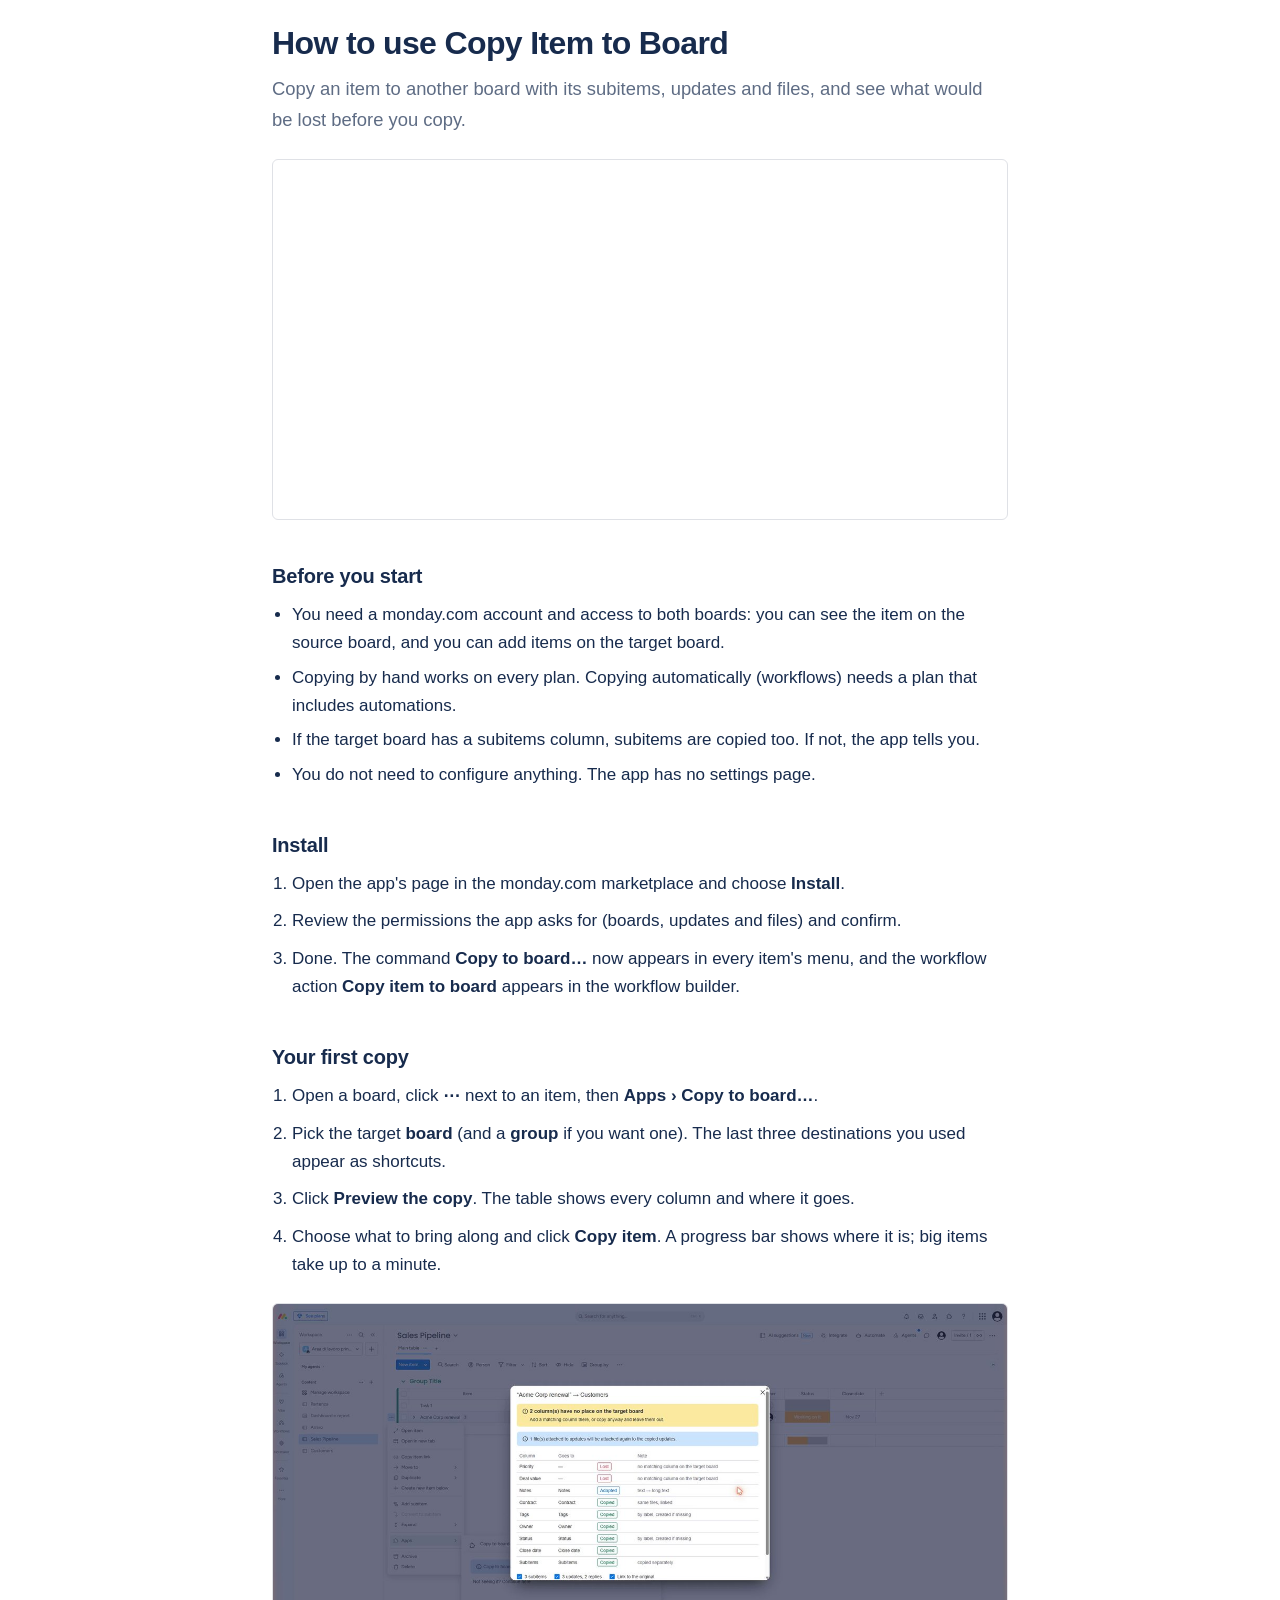
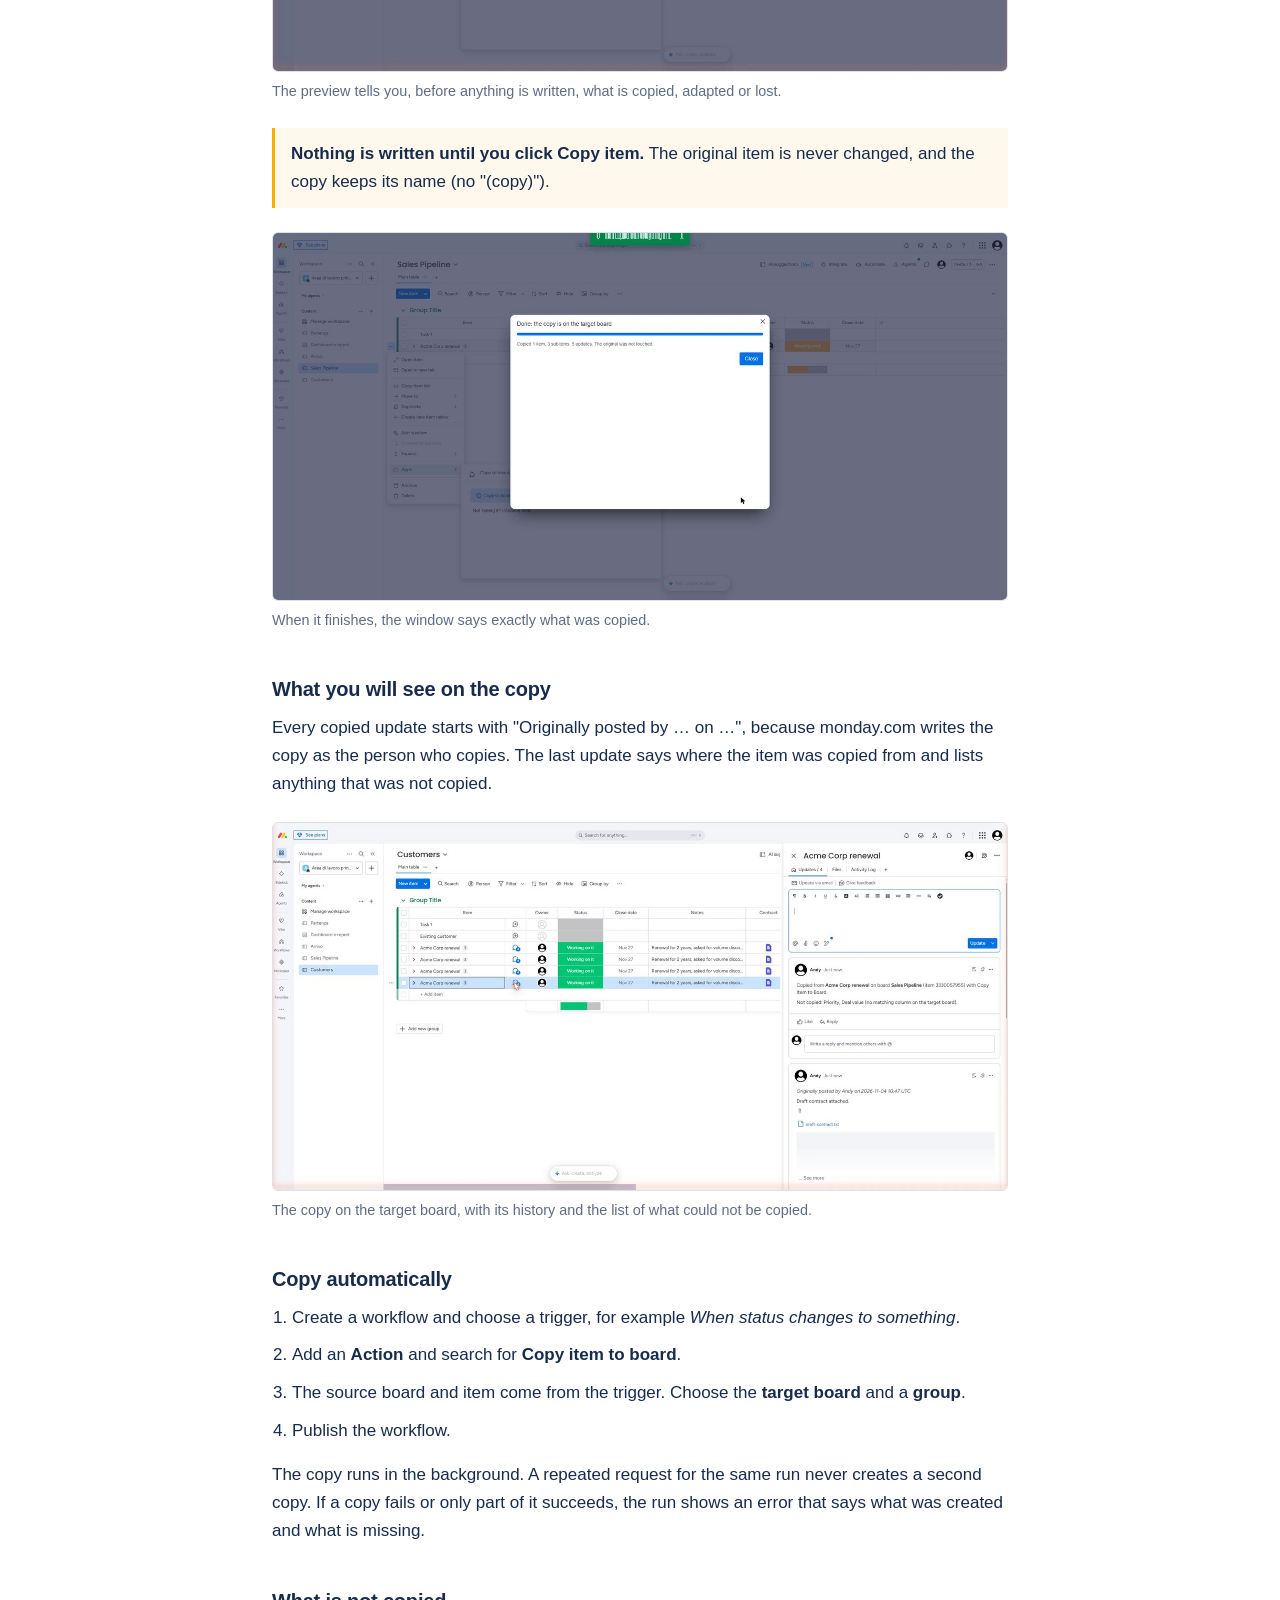
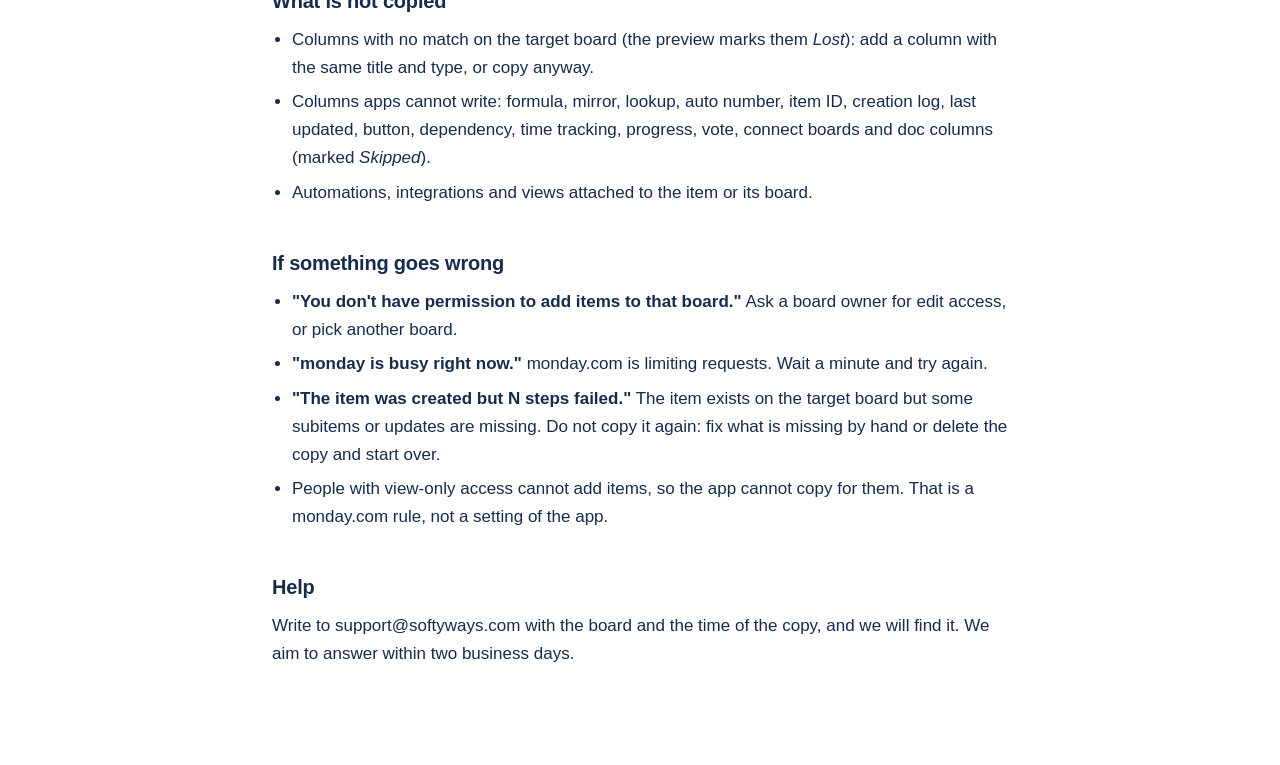
<file: how-to-use-monday.html>
<!doctype html>
<html lang="en">
  <head>
    <meta charset="utf-8" />
    <meta name="viewport" content="width=device-width, initial-scale=1" />
    <meta name="robots" content="noindex" />
    <title>How to use Copy Item to Board</title>
    <link rel="stylesheet" href="style.css" />
    <style>
      /* This page is shown inside monday.com: no site header, no footer, no links away. */
      body { padding-top: 1.5rem; }
    </style>
  </head>
  <body>
    <main>
      <h1>How to use Copy Item to Board</h1>
      <p class="lead">Copy an item to another board with its subitems, updates and files, and see what would be lost before you copy.</p>

      <div class="video">
        <iframe
          src="https://www.youtube-nocookie.com/embed/rudEBqbuZ9E"
          title="Copy Item to Board: 49-second demo"
          loading="lazy"
          allow="encrypted-media; picture-in-picture"
          allowfullscreen
        ></iframe>
      </div>

      <h2>Before you start</h2>
      <ul>
        <li>You need a monday.com account and access to both boards: you can see the item on the source board, and you can add items on the target board.</li>
        <li>Copying by hand works on every plan. Copying automatically (workflows) needs a plan that includes automations.</li>
        <li>If the target board has a subitems column, subitems are copied too. If not, the app tells you.</li>
        <li>You do not need to configure anything. The app has no settings page.</li>
      </ul>

      <h2>Install</h2>
      <ol>
        <li>Open the app's page in the monday.com marketplace and choose <strong>Install</strong>.</li>
        <li>Review the permissions the app asks for (boards, updates and files) and confirm.</li>
        <li>Done. The command <strong>Copy to board…</strong> now appears in every item's menu, and the workflow action <strong>Copy item to board</strong> appears in the workflow builder.</li>
      </ol>

      <h2>Your first copy</h2>
      <ol>
        <li>Open a board, click <strong>⋯</strong> next to an item, then <strong>Apps › Copy to board…</strong>.</li>
        <li>Pick the target <strong>board</strong> (and a <strong>group</strong> if you want one). The last three destinations you used appear as shortcuts.</li>
        <li>Click <strong>Preview the copy</strong>. The table shows every column and where it goes.</li>
        <li>Choose what to bring along and click <strong>Copy item</strong>. A progress bar shows where it is; big items take up to a minute.</li>
      </ol>

      <figure>
        <img src="doc-monday-1-preview.jpg" alt="The preview table: Copied, Adapted and Lost columns, with the options to bring subitems, updates and a link to the original" />
        <figcaption>The preview tells you, before anything is written, what is copied, adapted or lost.</figcaption>
      </figure>

      <div class="callout">
        <p>
          <strong>Nothing is written until you click Copy item.</strong> The original item is never changed, and the
          copy keeps its name (no "(copy)").
        </p>
      </div>

      <figure>
        <img src="doc-monday-2-done.jpg" alt="The finished copy: Copied 1 item, 3 subitems, 5 updates. The original was not touched." />
        <figcaption>When it finishes, the window says exactly what was copied.</figcaption>
      </figure>

      <h2>What you will see on the copy</h2>
      <p>
        Every copied update starts with "Originally posted by … on …", because monday.com writes the copy as the person
        who copies. The last update says where the item was copied from and lists anything that was not copied.
      </p>
      <figure>
        <img src="doc-monday-3-result.jpg" alt="The copied item on the target board with its updates: Copied from Acme Corp renewal, Not copied: Priority, Deal value" />
        <figcaption>The copy on the target board, with its history and the list of what could not be copied.</figcaption>
      </figure>

      <h2>Copy automatically</h2>
      <ol>
        <li>Create a workflow and choose a trigger, for example <em>When status changes to something</em>.</li>
        <li>Add an <strong>Action</strong> and search for <strong>Copy item to board</strong>.</li>
        <li>The source board and item come from the trigger. Choose the <strong>target board</strong> and a <strong>group</strong>.</li>
        <li>Publish the workflow.</li>
      </ol>
      <p>
        The copy runs in the background. A repeated request for the same run never creates a second copy. If a copy
        fails or only part of it succeeds, the run shows an error that says what was created and what is missing.
      </p>

      <h2>What is not copied</h2>
      <ul>
        <li>Columns with no match on the target board (the preview marks them <em>Lost</em>): add a column with the same title and type, or copy anyway.</li>
        <li>Columns apps cannot write: formula, mirror, lookup, auto number, item ID, creation log, last updated, button, dependency, time tracking, progress, vote, connect boards and doc columns (marked <em>Skipped</em>).</li>
        <li>Automations, integrations and views attached to the item or its board.</li>
      </ul>

      <h2>If something goes wrong</h2>
      <ul>
        <li><strong>"You don't have permission to add items to that board."</strong> Ask a board owner for edit access, or pick another board.</li>
        <li><strong>"monday is busy right now."</strong> monday.com is limiting requests. Wait a minute and try again.</li>
        <li><strong>"The item was created but N steps failed."</strong> The item exists on the target board but some subitems or updates are missing. Do not copy it again: fix what is missing by hand or delete the copy and start over.</li>
        <li>People with view-only access cannot add items, so the app cannot copy for them. That is a monday.com rule, not a setting of the app.</li>
      </ul>

      <h2>Help</h2>
      <p>Write to support@softyways.com with the board and the time of the copy, and we will find it. We aim to answer within two business days.</p>
    </main>
  </body>
</html>
</file>
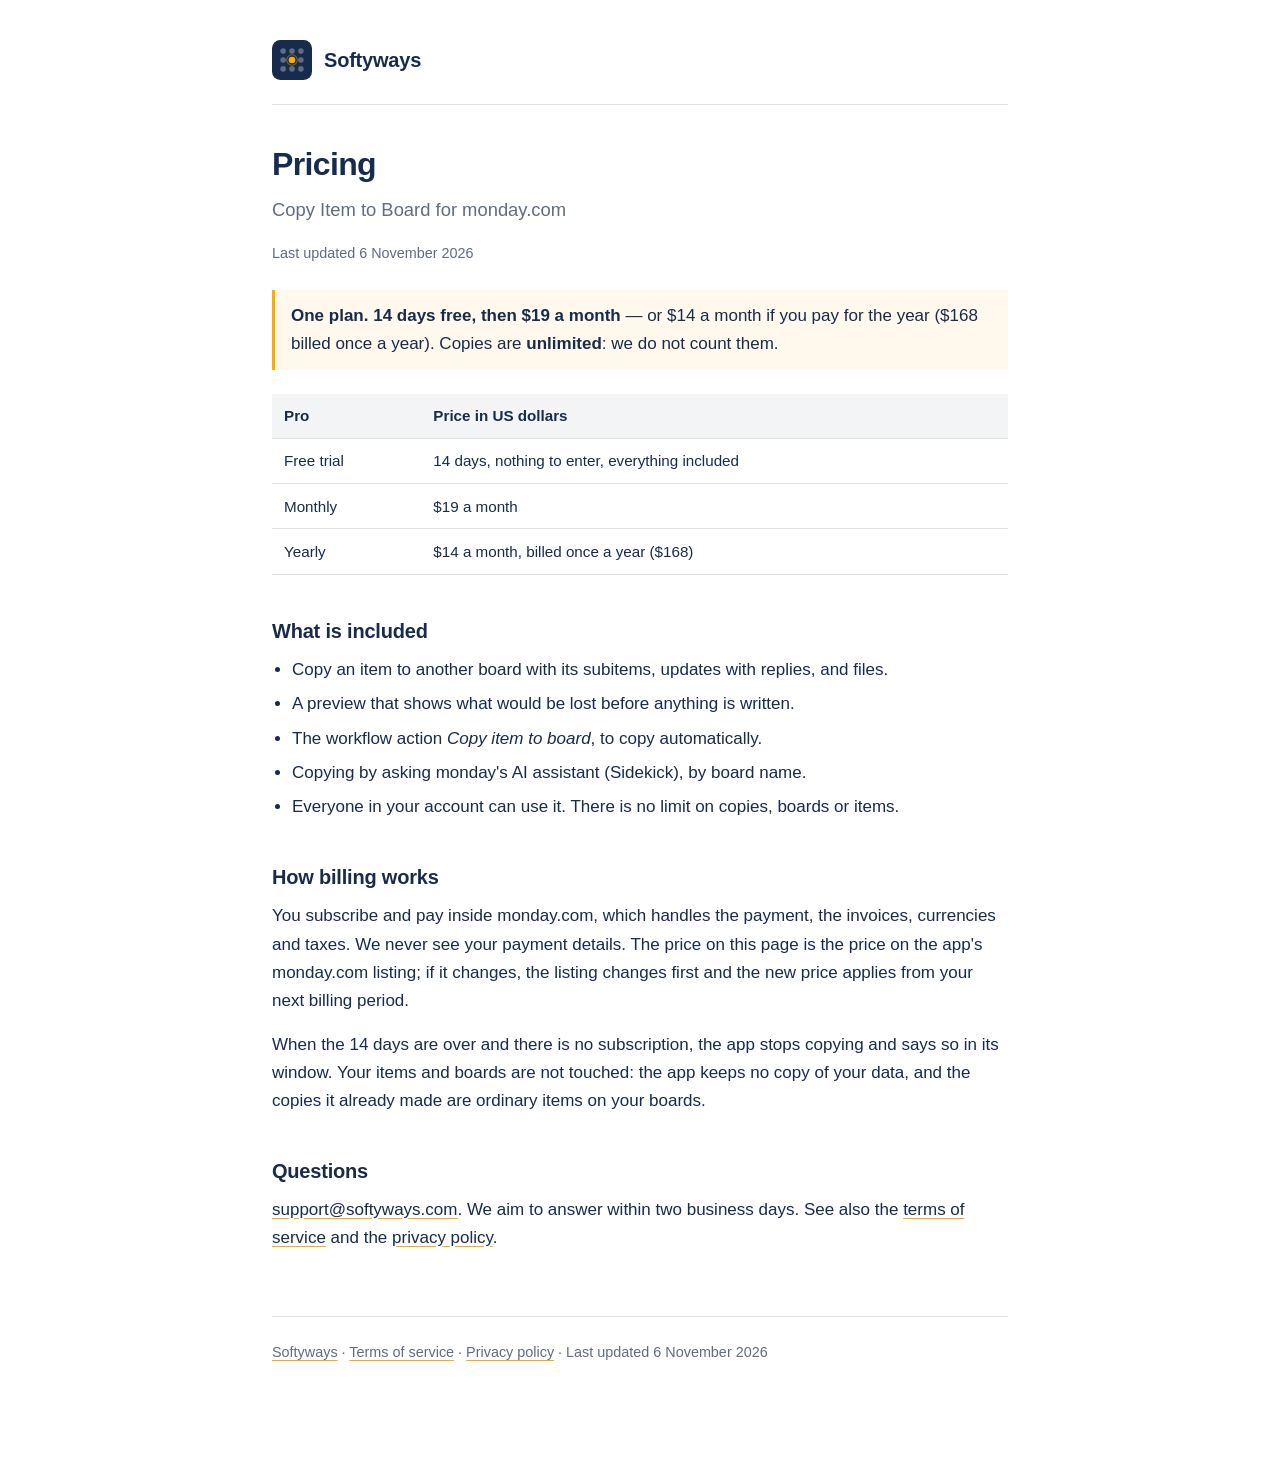
<file: pricing-monday.html>
<!doctype html>
<html lang="en">
  <head>
    <meta charset="utf-8" />
    <meta name="viewport" content="width=device-width, initial-scale=1" />
    <title>Pricing — Copy Item to Board for monday.com</title>
    <meta
      name="description"
      content="One plan, $19 a month or $14 a month billed yearly, with a 14-day free trial and unlimited copies. Billing is handled by monday.com."
    />
    <link rel="stylesheet" href="style.css" />
  </head>
  <body>
    <header>
      <svg viewBox="0 0 144 144" xmlns="http://www.w3.org/2000/svg" role="img" aria-label="Softyways">
        <rect width="144" height="144" rx="30" fill="#172B4D" />
        <g fill="#5E6C84">
          <circle cx="40" cy="40" r="10" />
          <circle cx="72" cy="40" r="10" />
          <circle cx="104" cy="40" r="10" />
          <circle cx="40" cy="72" r="10" />
          <circle cx="104" cy="72" r="10" />
          <circle cx="40" cy="104" r="10" />
          <circle cx="72" cy="104" r="10" />
          <circle cx="104" cy="104" r="10" />
        </g>
        <circle cx="72" cy="72" r="19" fill="none" stroke="#FFAB00" stroke-width="4" opacity="0.45" />
        <circle cx="72" cy="72" r="12" fill="#FFAB00" />
      </svg>
      <a href="./">Softyways</a>
    </header>

    <main>
      <h1>Pricing</h1>
      <p class="lead">Copy Item to Board for monday.com</p>
      <p class="date">Last updated 6 November 2026</p>

      <div class="callout">
        <p>
          <strong>One plan. 14 days free, then $19 a month</strong> — or $14 a month if you pay for the year ($168
          billed once a year). Copies are <strong>unlimited</strong>: we do not count them.
        </p>
      </div>

      <div class="scroll">
        <table>
          <thead>
            <tr><th>Pro</th><th>Price in US dollars</th></tr>
          </thead>
          <tbody>
            <tr><td>Free trial</td><td>14 days, nothing to enter, everything included</td></tr>
            <tr><td>Monthly</td><td>$19 a month</td></tr>
            <tr><td>Yearly</td><td>$14 a month, billed once a year ($168)</td></tr>
          </tbody>
        </table>
      </div>

      <h2>What is included</h2>
      <ul>
        <li>Copy an item to another board with its subitems, updates with replies, and files.</li>
        <li>A preview that shows what would be lost before anything is written.</li>
        <li>The workflow action <em>Copy item to board</em>, to copy automatically.</li>
        <li>Copying by asking monday's AI assistant (Sidekick), by board name.</li>
        <li>Everyone in your account can use it. There is no limit on copies, boards or items.</li>
      </ul>

      <h2>How billing works</h2>
      <p>
        You subscribe and pay inside monday.com, which handles the payment, the invoices, currencies and taxes. We
        never see your payment details. The price on this page is the price on the app's monday.com listing; if it
        changes, the listing changes first and the new price applies from your next billing period.
      </p>
      <p>
        When the 14 days are over and there is no subscription, the app stops copying and says so in its window.
        Your items and boards are not touched: the app keeps no copy of your data, and the copies it already made are
        ordinary items on your boards.
      </p>

      <h2>Questions</h2>
      <p>
        <a href="mailto:support@softyways.com">support@softyways.com</a>. We aim to answer within two business days. See
        also the <a href="terms-monday.html">terms of service</a> and the
        <a href="privacy-monday.html">privacy policy</a>.
      </p>
    </main>

    <footer>
      <p><a href="./">Softyways</a> · <a href="terms-monday.html">Terms of service</a> · <a href="privacy-monday.html">Privacy policy</a> · Last updated 6 November 2026</p>
    </footer>
  </body>
</html>
</file>
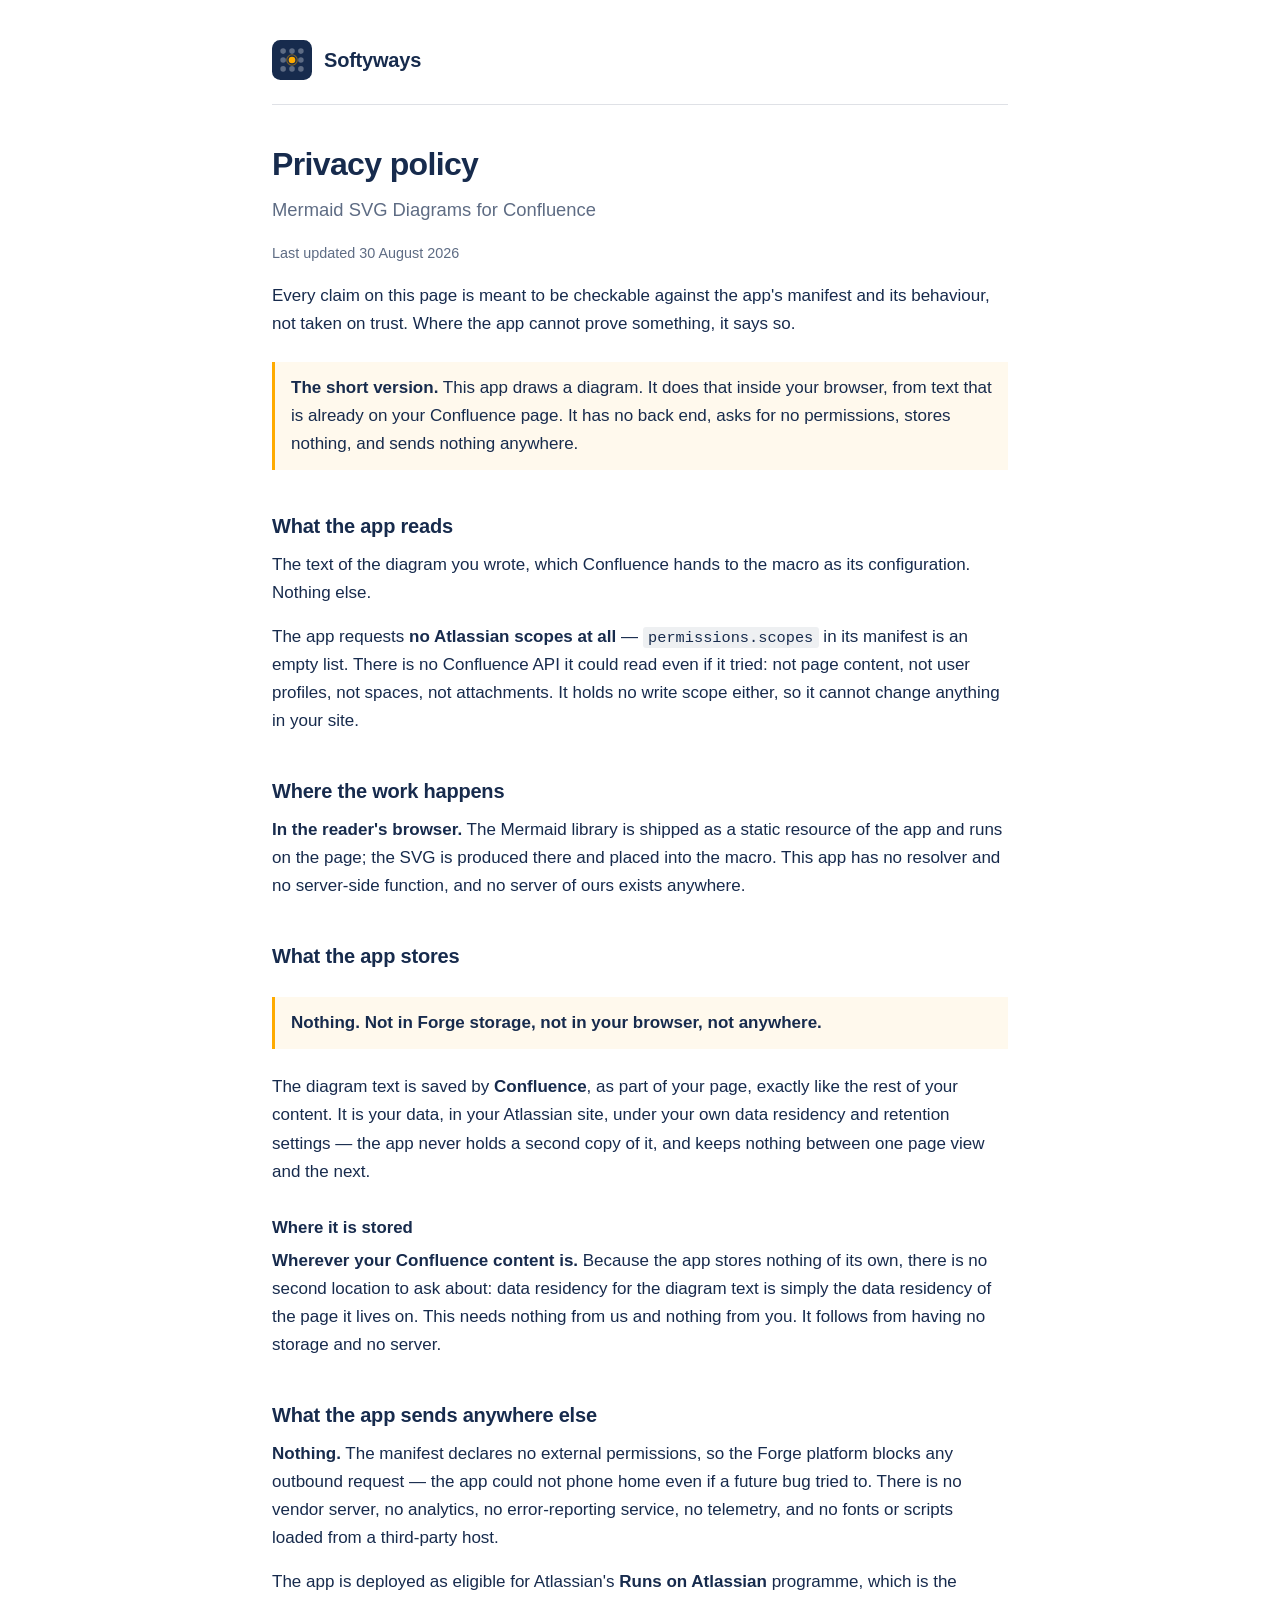
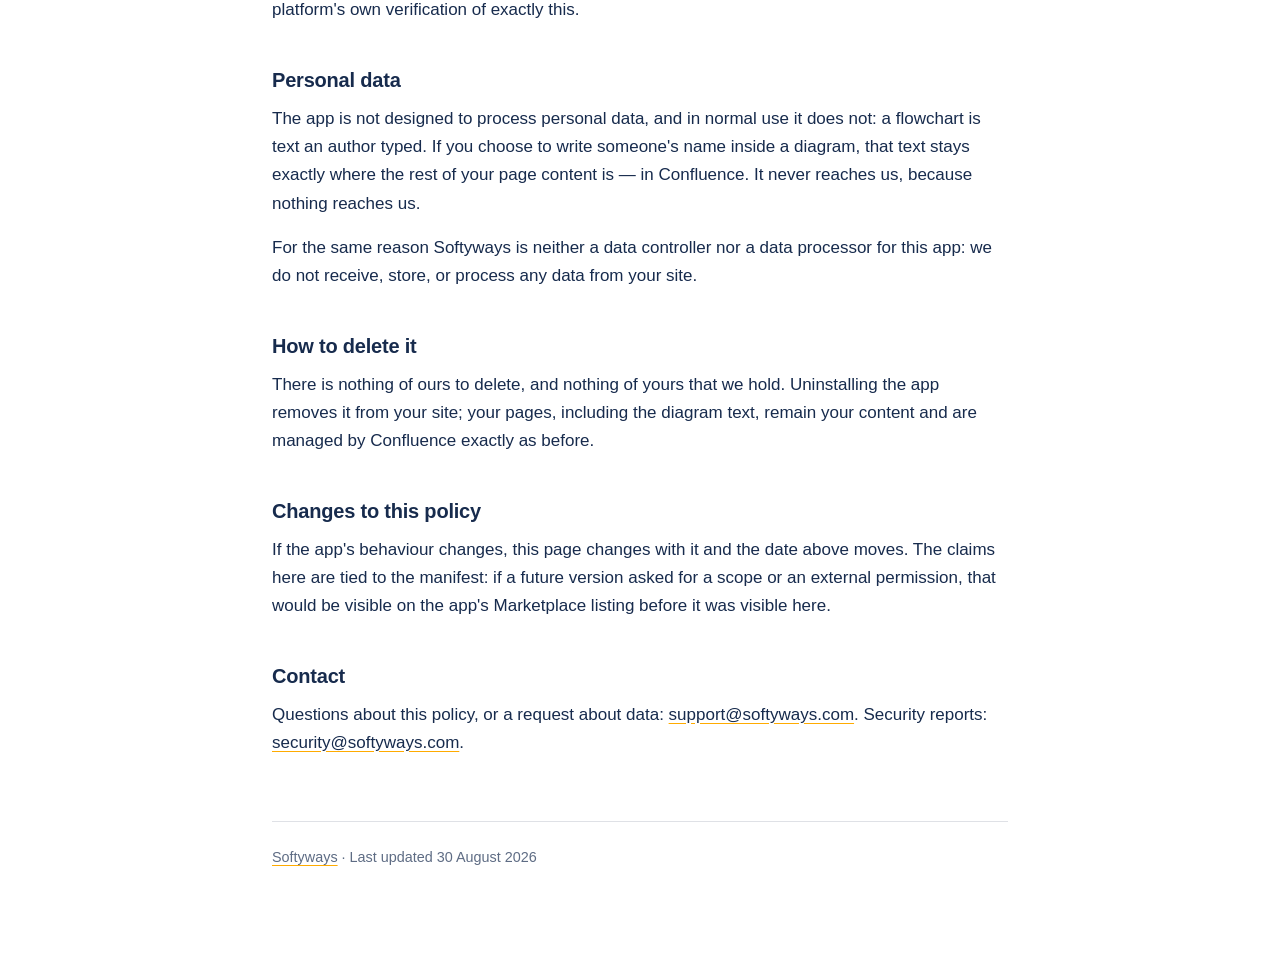
<file: privacy-mermaid.html>
<!doctype html>
<html lang="en">
  <head>
    <meta charset="utf-8" />
    <meta name="viewport" content="width=device-width, initial-scale=1" />
    <title>Privacy policy — Mermaid SVG Diagrams for Confluence</title>
    <meta
      name="description"
      content="What Mermaid SVG Diagrams for Confluence reads (your diagram text, in your browser), what it stores (nothing), and what it sends anywhere else (nothing)."
    />
    <link rel="stylesheet" href="style.css" />
  </head>
  <body>
    <header>
      <svg viewBox="0 0 144 144" xmlns="http://www.w3.org/2000/svg" role="img" aria-label="Softyways">
        <rect width="144" height="144" rx="30" fill="#172B4D" />
        <g fill="#5E6C84">
          <circle cx="40" cy="40" r="10" />
          <circle cx="72" cy="40" r="10" />
          <circle cx="104" cy="40" r="10" />
          <circle cx="40" cy="72" r="10" />
          <circle cx="104" cy="72" r="10" />
          <circle cx="40" cy="104" r="10" />
          <circle cx="72" cy="104" r="10" />
          <circle cx="104" cy="104" r="10" />
        </g>
        <circle cx="72" cy="72" r="19" fill="none" stroke="#FFAB00" stroke-width="4" opacity="0.45" />
        <circle cx="72" cy="72" r="12" fill="#FFAB00" />
      </svg>
      <a href="./">Softyways</a>
    </header>

    <main>
      <h1>Privacy policy</h1>
      <p class="lead">Mermaid SVG Diagrams for Confluence</p>
      <p class="date">Last updated 30 August 2026</p>

      <p>
        Every claim on this page is meant to be checkable against the app's manifest and its behaviour, not taken on
        trust. Where the app cannot prove something, it says so.
      </p>

      <div class="callout">
        <p>
          <strong>The short version.</strong> This app draws a diagram. It does that inside your browser, from text that
          is already on your Confluence page. It has no back end, asks for no permissions, stores nothing, and sends
          nothing anywhere.
        </p>
      </div>

      <h2>What the app reads</h2>
      <p>
        The text of the diagram you wrote, which Confluence hands to the macro as its configuration. Nothing else.
      </p>
      <p>
        The app requests <strong>no Atlassian scopes at all</strong> — <code>permissions.scopes</code> in its manifest
        is an empty list. There is no Confluence API it could read even if it tried: not page content, not user
        profiles, not spaces, not attachments. It holds no write scope either, so it cannot change anything in your
        site.
      </p>

      <h2>Where the work happens</h2>
      <p>
        <strong>In the reader's browser.</strong> The Mermaid library is shipped as a static resource of the app and
        runs on the page; the SVG is produced there and placed into the macro. This app has no resolver and no
        server-side function, and no server of ours exists anywhere.
      </p>

      <h2>What the app stores</h2>

      <div class="callout">
        <p><strong>Nothing. Not in Forge storage, not in your browser, not anywhere.</strong></p>
      </div>

      <p>
        The diagram text is saved by <strong>Confluence</strong>, as part of your page, exactly like the rest of your
        content. It is your data, in your Atlassian site, under your own data residency and retention settings — the
        app never holds a second copy of it, and keeps nothing between one page view and the next.
      </p>

      <h3>Where it is stored</h3>
      <p>
        <strong>Wherever your Confluence content is.</strong> Because the app stores nothing of its own, there is no
        second location to ask about: data residency for the diagram text is simply the data residency of the page it
        lives on. This needs nothing from us and nothing from you. It follows from having no storage and no server.
      </p>

      <h2>What the app sends anywhere else</h2>
      <p>
        <strong>Nothing.</strong> The manifest declares no external permissions, so the Forge platform blocks any
        outbound request — the app could not phone home even if a future bug tried to. There is no vendor server, no
        analytics, no error-reporting service, no telemetry, and no fonts or scripts loaded from a third-party host.
      </p>
      <p>
        The app is deployed as eligible for Atlassian's <strong>Runs on Atlassian</strong> programme, which is the
        platform's own verification of exactly this.
      </p>

      <h2>Personal data</h2>
      <p>
        The app is not designed to process personal data, and in normal use it does not: a flowchart is text an author
        typed. If you choose to write someone's name inside a diagram, that text stays exactly where the rest of your
        page content is — in Confluence. It never reaches us, because nothing reaches us.
      </p>
      <p>
        For the same reason Softyways is neither a data controller nor a data processor for this app: we do not
        receive, store, or process any data from your site.
      </p>

      <h2>How to delete it</h2>
      <p>
        There is nothing of ours to delete, and nothing of yours that we hold. Uninstalling the app removes it from your
        site; your pages, including the diagram text, remain your content and are managed by Confluence exactly as
        before.
      </p>

      <h2>Changes to this policy</h2>
      <p>
        If the app's behaviour changes, this page changes with it and the date above moves. The claims here are tied to
        the manifest: if a future version asked for a scope or an external permission, that would be visible on the
        app's Marketplace listing before it was visible here.
      </p>

      <h2>Contact</h2>
      <p>
        Questions about this policy, or a request about data:
        <a href="mailto:support@softyways.com">support@softyways.com</a>. Security reports:
        <a href="mailto:security@softyways.com">security@softyways.com</a>.
      </p>
    </main>

    <footer>
      <p><a href="./">Softyways</a> · Last updated 30 August 2026</p>
    </footer>
  </body>
</html>
</file>
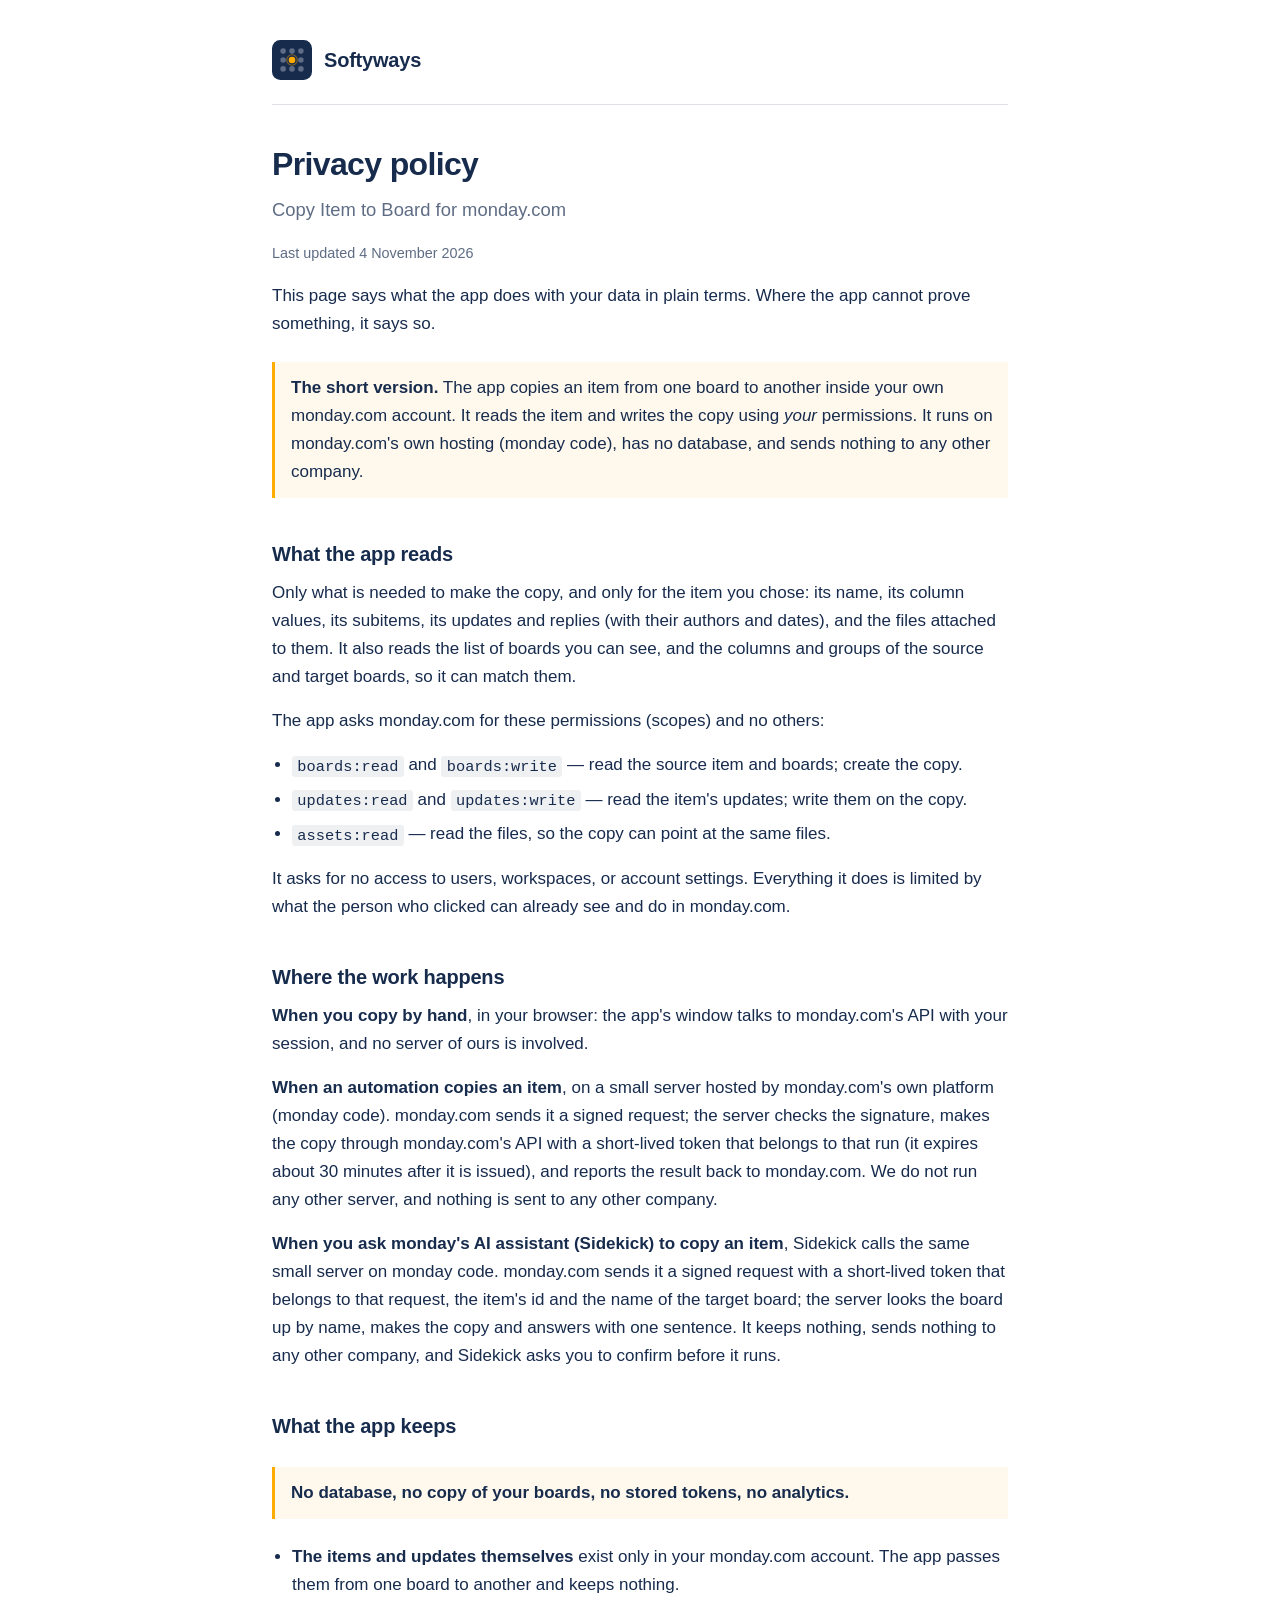
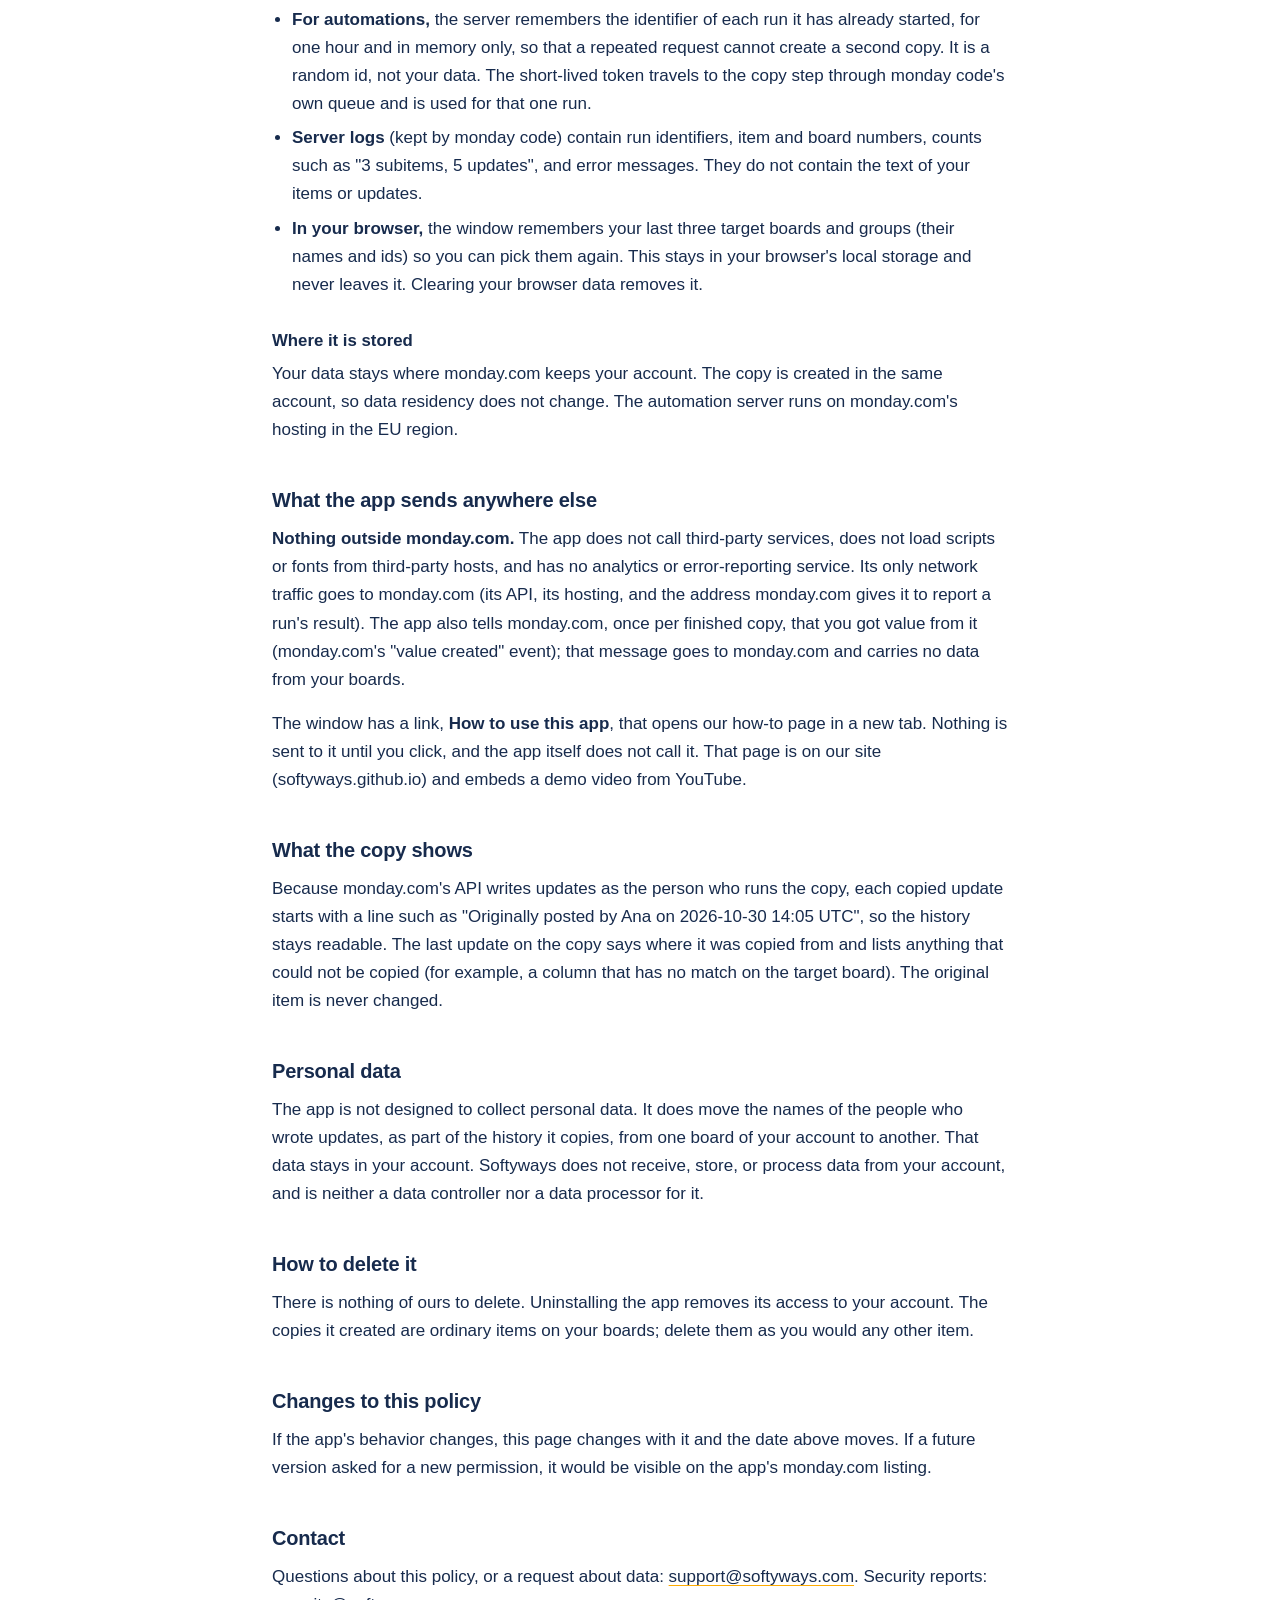
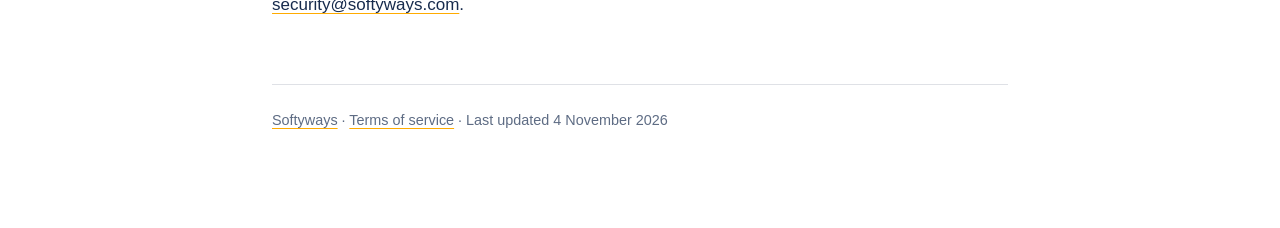
<file: privacy-monday.html>
<!doctype html>
<html lang="en">
  <head>
    <meta charset="utf-8" />
    <meta name="viewport" content="width=device-width, initial-scale=1" />
    <title>Privacy policy — Copy Item to Board for monday.com</title>
    <meta
      name="description"
      content="What Copy Item to Board reads from your monday.com account, what it keeps (almost nothing), and what it sends anywhere else (nothing outside monday.com)."
    />
    <link rel="stylesheet" href="style.css" />
  </head>
  <body>
    <header>
      <svg viewBox="0 0 144 144" xmlns="http://www.w3.org/2000/svg" role="img" aria-label="Softyways">
        <rect width="144" height="144" rx="30" fill="#172B4D" />
        <g fill="#5E6C84">
          <circle cx="40" cy="40" r="10" />
          <circle cx="72" cy="40" r="10" />
          <circle cx="104" cy="40" r="10" />
          <circle cx="40" cy="72" r="10" />
          <circle cx="104" cy="72" r="10" />
          <circle cx="40" cy="104" r="10" />
          <circle cx="72" cy="104" r="10" />
          <circle cx="104" cy="104" r="10" />
        </g>
        <circle cx="72" cy="72" r="19" fill="none" stroke="#FFAB00" stroke-width="4" opacity="0.45" />
        <circle cx="72" cy="72" r="12" fill="#FFAB00" />
      </svg>
      <a href="./">Softyways</a>
    </header>

    <main>
      <h1>Privacy policy</h1>
      <p class="lead">Copy Item to Board for monday.com</p>
      <p class="date">Last updated 4 November 2026</p>

      <p>
        This page says what the app does with your data in plain terms. Where the app cannot prove something, it says
        so.
      </p>

      <div class="callout">
        <p>
          <strong>The short version.</strong> The app copies an item from one board to another inside your own monday.com
          account. It reads the item and writes the copy using <em>your</em> permissions. It runs on monday.com's own
          hosting (monday code), has no database, and sends nothing to any other company.
        </p>
      </div>

      <h2>What the app reads</h2>
      <p>
        Only what is needed to make the copy, and only for the item you chose: its name, its column values, its
        subitems, its updates and replies (with their authors and dates), and the files attached to them. It also reads
        the list of boards you can see, and the columns and groups of the source and target boards, so it can match
        them.
      </p>
      <p>The app asks monday.com for these permissions (scopes) and no others:</p>
      <ul>
        <li><code>boards:read</code> and <code>boards:write</code> — read the source item and boards; create the copy.</li>
        <li><code>updates:read</code> and <code>updates:write</code> — read the item's updates; write them on the copy.</li>
        <li><code>assets:read</code> — read the files, so the copy can point at the same files.</li>
      </ul>
      <p>
        It asks for no access to users, workspaces, or account settings. Everything it does is limited by what the
        person who clicked can already see and do in monday.com.
      </p>

      <h2>Where the work happens</h2>
      <p>
        <strong>When you copy by hand</strong>, in your browser: the app's window talks to monday.com's API with your
        session, and no server of ours is involved.
      </p>
      <p>
        <strong>When an automation copies an item</strong>, on a small server hosted by monday.com's own platform
        (monday code). monday.com sends it a signed request; the server checks the signature, makes the copy through
        monday.com's API with a short-lived token that belongs to that run (it expires about 30 minutes after it is
        issued), and reports the result back to monday.com. We do not run any other server, and nothing is sent to any
        other company.
      </p>

      <p>
        <strong>When you ask monday's AI assistant (Sidekick) to copy an item</strong>, Sidekick calls the same small
        server on monday code. monday.com sends it a signed request with a short-lived token that belongs to that
        request, the item's id and the name of the target board; the server looks the board up by name, makes the copy
        and answers with one sentence. It keeps nothing, sends nothing to any other company, and Sidekick asks you to
        confirm before it runs.
      </p>

      <h2>What the app keeps</h2>

      <div class="callout">
        <p>
          <strong>No database, no copy of your boards, no stored tokens, no analytics.</strong>
        </p>
      </div>

      <ul>
        <li>
          <strong>The items and updates themselves</strong> exist only in your monday.com account. The app passes them
          from one board to another and keeps nothing.
        </li>
        <li>
          <strong>For automations,</strong> the server remembers the identifier of each run it has already started, for
          one hour and in memory only, so that a repeated request cannot create a second copy. It is a random id, not
          your data. The short-lived token travels to the copy step through monday code's own queue and is used for that
          one run.
        </li>
        <li>
          <strong>Server logs</strong> (kept by monday code) contain run identifiers, item and board numbers, counts
          such as "3 subitems, 5 updates", and error messages. They do not contain the text of your items or updates.
        </li>
        <li>
          <strong>In your browser,</strong> the window remembers your last three target boards and groups (their names
          and ids) so you can pick them again. This stays in your browser's local storage and never leaves it. Clearing
          your browser data removes it.
        </li>
      </ul>

      <h3>Where it is stored</h3>
      <p>
        Your data stays where monday.com keeps your account. The copy is created in the same account, so data residency
        does not change. The automation server runs on monday.com's hosting in the EU region.
      </p>

      <h2>What the app sends anywhere else</h2>
      <p>
        <strong>Nothing outside monday.com.</strong> The app does not call third-party services, does not load scripts or
        fonts from third-party hosts, and has no analytics or error-reporting service. Its only network traffic goes to
        monday.com (its API, its hosting, and the address monday.com gives it to report a run's result). The app
        also tells monday.com, once per finished copy, that you got value from it (monday.com's "value created" event);
        that message goes to monday.com and carries no data from your boards.
      </p>

      <p>
        The window has a link, <strong>How to use this app</strong>, that opens our how-to page in a new tab. Nothing is
        sent to it until you click, and the app itself does not call it. That page is on our site
        (softyways.github.io) and embeds a demo video from YouTube.
      </p>

      <h2>What the copy shows</h2>
      <p>
        Because monday.com's API writes updates as the person who runs the copy, each copied update starts with a line
        such as "Originally posted by Ana on 2026-10-30 14:05 UTC", so the history stays readable. The last update on the
        copy says where it was copied from and lists anything that could not be copied (for example, a column that has
        no match on the target board). The original item is never changed.
      </p>

      <h2>Personal data</h2>
      <p>
        The app is not designed to collect personal data. It does move the names of the people who wrote updates, as part
        of the history it copies, from one board of your account to another. That data stays in your account.
        Softyways does not receive, store, or process data from your account, and is neither a data controller nor a
        data processor for it.
      </p>

      <h2>How to delete it</h2>
      <p>
        There is nothing of ours to delete. Uninstalling the app removes its access to your account. The copies it
        created are ordinary items on your boards; delete them as you would any other item.
      </p>

      <h2>Changes to this policy</h2>
      <p>
        If the app's behavior changes, this page changes with it and the date above moves. If a future version asked for
        a new permission, it would be visible on the app's monday.com listing.
      </p>

      <h2>Contact</h2>
      <p>
        Questions about this policy, or a request about data:
        <a href="mailto:support@softyways.com">support@softyways.com</a>. Security reports:
        <a href="mailto:security@softyways.com">security@softyways.com</a>.
      </p>
    </main>

    <footer>
      <p><a href="./">Softyways</a> · <a href="terms-monday.html">Terms of service</a> · Last updated 4 November 2026</p>
    </footer>
  </body>
</html>
</file>
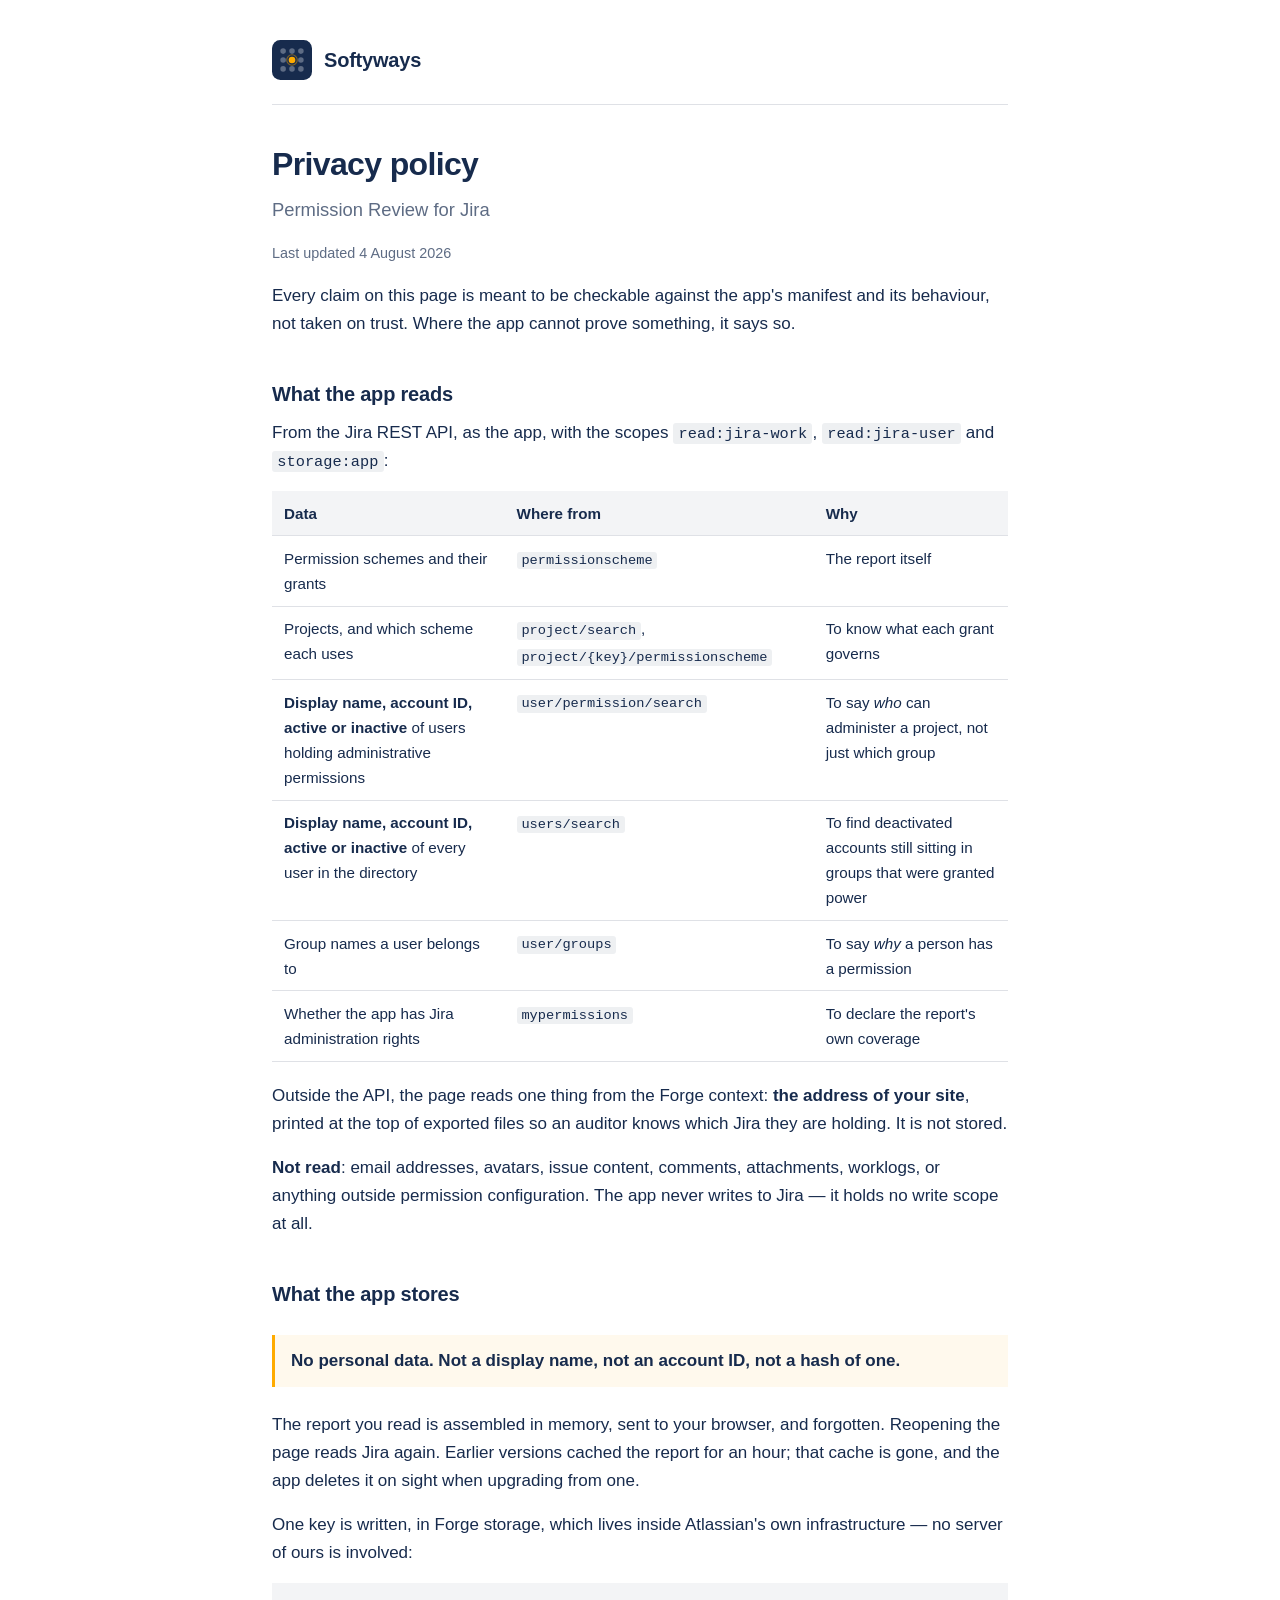
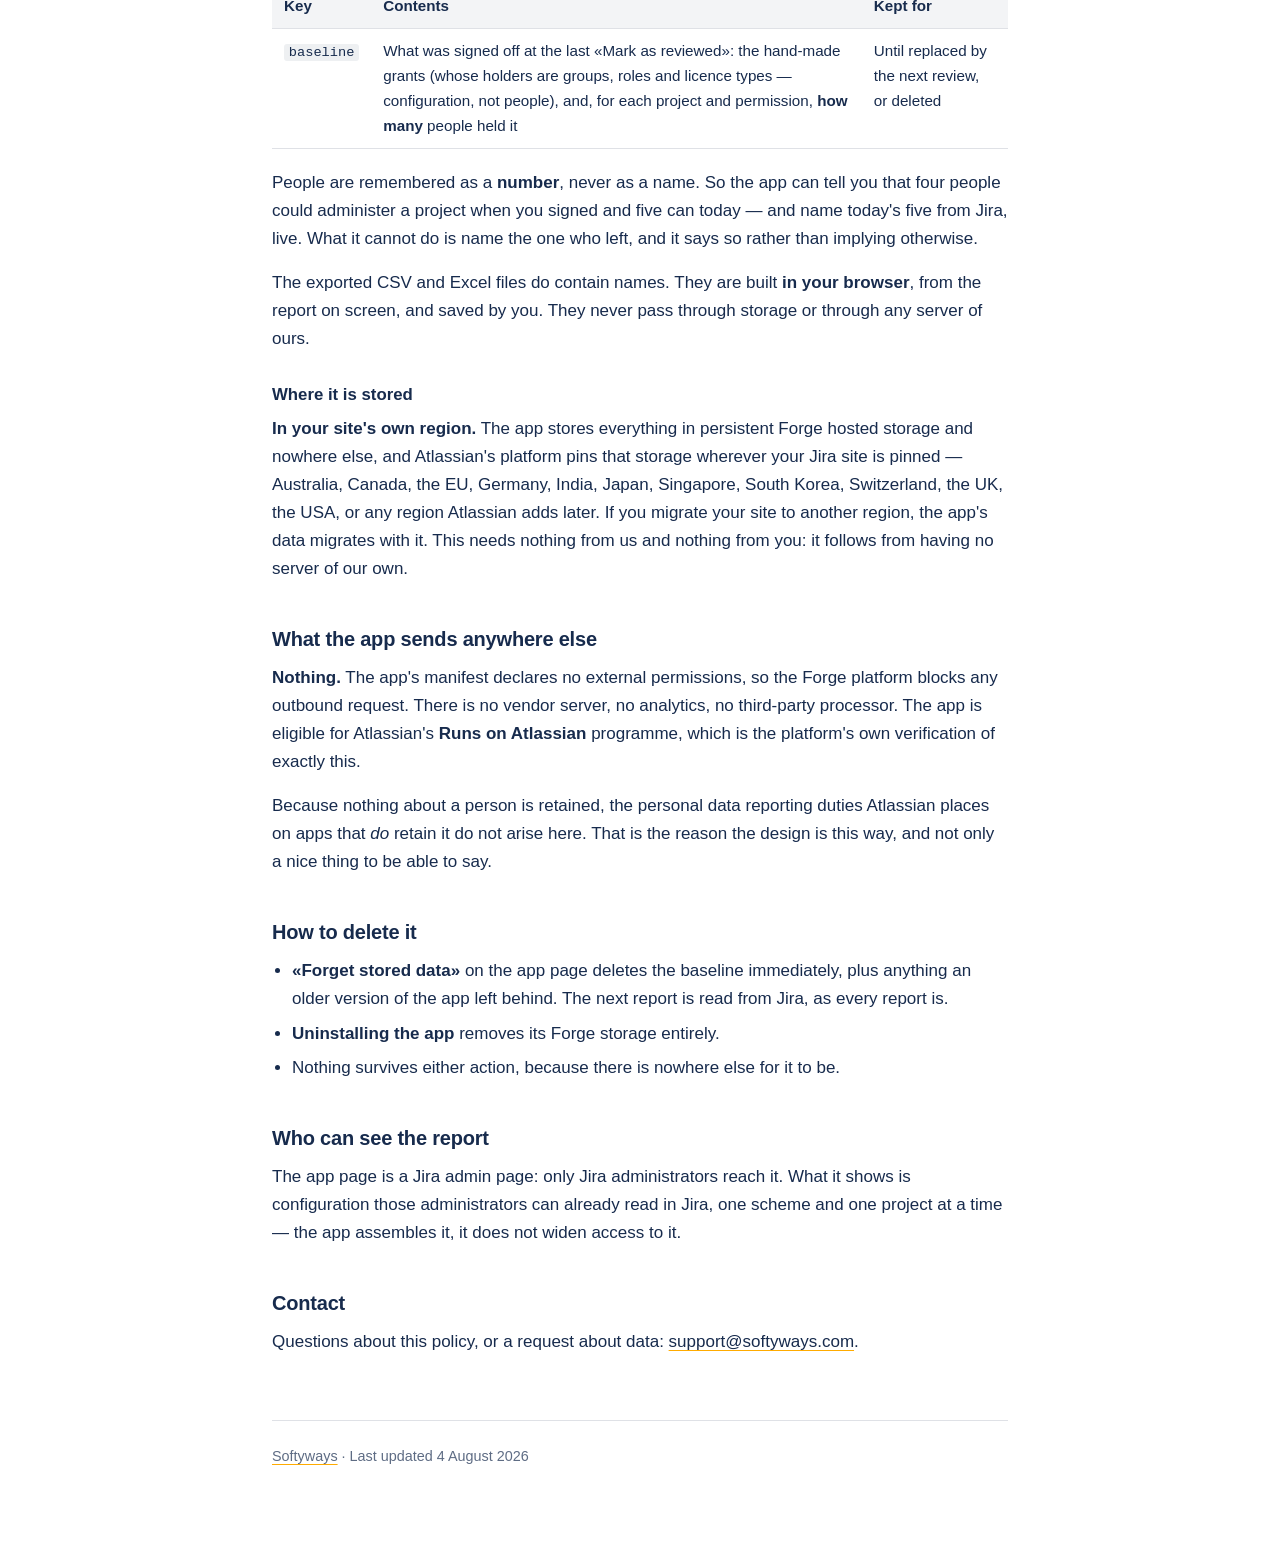
<file: privacy.html>
<!doctype html>
<html lang="en">
  <head>
    <meta charset="utf-8" />
    <meta name="viewport" content="width=device-width, initial-scale=1" />
    <title>Privacy policy — Permission Review for Jira</title>
    <meta
      name="description"
      content="What Permission Review for Jira reads, what it stores (no personal data), what it sends anywhere else (nothing), and how to delete it."
    />
    <link rel="stylesheet" href="style.css" />
  </head>
  <body>
    <header>
      <svg viewBox="0 0 144 144" xmlns="http://www.w3.org/2000/svg" role="img" aria-label="Softyways">
        <rect width="144" height="144" rx="30" fill="#172B4D" />
        <g fill="#5E6C84">
          <circle cx="40" cy="40" r="10" />
          <circle cx="72" cy="40" r="10" />
          <circle cx="104" cy="40" r="10" />
          <circle cx="40" cy="72" r="10" />
          <circle cx="104" cy="72" r="10" />
          <circle cx="40" cy="104" r="10" />
          <circle cx="72" cy="104" r="10" />
          <circle cx="104" cy="104" r="10" />
        </g>
        <circle cx="72" cy="72" r="19" fill="none" stroke="#FFAB00" stroke-width="4" opacity="0.45" />
        <circle cx="72" cy="72" r="12" fill="#FFAB00" />
      </svg>
      <a href="./">Softyways</a>
    </header>

    <main>
      <h1>Privacy policy</h1>
      <p class="lead">Permission Review for Jira</p>
      <p class="date">Last updated 4 August 2026</p>

      <p>
        Every claim on this page is meant to be checkable against the app's manifest and its behaviour, not taken on
        trust. Where the app cannot prove something, it says so.
      </p>

      <h2>What the app reads</h2>
      <p>
        From the Jira REST API, as the app, with the scopes <code>read:jira-work</code>, <code>read:jira-user</code> and
        <code>storage:app</code>:
      </p>

      <div class="scroll">
        <table>
          <thead>
            <tr>
              <th>Data</th>
              <th>Where from</th>
              <th>Why</th>
            </tr>
          </thead>
          <tbody>
            <tr>
              <td>Permission schemes and their grants</td>
              <td><code>permissionscheme</code></td>
              <td>The report itself</td>
            </tr>
            <tr>
              <td>Projects, and which scheme each uses</td>
              <td><code>project/search</code>, <code>project/{key}/permissionscheme</code></td>
              <td>To know what each grant governs</td>
            </tr>
            <tr>
              <td><strong>Display name, account ID, active or inactive</strong> of users holding administrative permissions</td>
              <td><code>user/permission/search</code></td>
              <td>To say <em>who</em> can administer a project, not just which group</td>
            </tr>
            <tr>
              <td><strong>Display name, account ID, active or inactive</strong> of every user in the directory</td>
              <td><code>users/search</code></td>
              <td>To find deactivated accounts still sitting in groups that were granted power</td>
            </tr>
            <tr>
              <td>Group names a user belongs to</td>
              <td><code>user/groups</code></td>
              <td>To say <em>why</em> a person has a permission</td>
            </tr>
            <tr>
              <td>Whether the app has Jira administration rights</td>
              <td><code>mypermissions</code></td>
              <td>To declare the report's own coverage</td>
            </tr>
          </tbody>
        </table>
      </div>

      <p>
        Outside the API, the page reads one thing from the Forge context: <strong>the address of your site</strong>,
        printed at the top of exported files so an auditor knows which Jira they are holding. It is not stored.
      </p>

      <p>
        <strong>Not read</strong>: email addresses, avatars, issue content, comments, attachments, worklogs, or anything
        outside permission configuration. The app never writes to Jira — it holds no write scope at all.
      </p>

      <h2>What the app stores</h2>

      <div class="callout">
        <p><strong>No personal data. Not a display name, not an account ID, not a hash of one.</strong></p>
      </div>

      <p>
        The report you read is assembled in memory, sent to your browser, and forgotten. Reopening the page reads Jira
        again. Earlier versions cached the report for an hour; that cache is gone, and the app deletes it on sight when
        upgrading from one.
      </p>

      <p>
        One key is written, in Forge storage, which lives inside Atlassian's own infrastructure — no server of ours is
        involved:
      </p>

      <div class="scroll">
        <table>
          <thead>
            <tr>
              <th>Key</th>
              <th>Contents</th>
              <th>Kept for</th>
            </tr>
          </thead>
          <tbody>
            <tr>
              <td><code>baseline</code></td>
              <td>
                What was signed off at the last «Mark as reviewed»: the hand-made grants (whose holders are groups,
                roles and licence types — configuration, not people), and, for each project and permission,
                <strong>how many</strong> people held it
              </td>
              <td>Until replaced by the next review, or deleted</td>
            </tr>
          </tbody>
        </table>
      </div>

      <p>
        People are remembered as a <strong>number</strong>, never as a name. So the app can tell you that four people
        could administer a project when you signed and five can today — and name today's five from Jira, live. What it
        cannot do is name the one who left, and it says so rather than implying otherwise.
      </p>

      <p>
        The exported CSV and Excel files do contain names. They are built <strong>in your browser</strong>, from the
        report on screen, and saved by you. They never pass through storage or through any server of ours.
      </p>

      <h3>Where it is stored</h3>
      <p>
        <strong>In your site's own region.</strong> The app stores everything in persistent Forge hosted storage and
        nowhere else, and Atlassian's platform pins that storage wherever your Jira site is pinned — Australia, Canada,
        the EU, Germany, India, Japan, Singapore, South Korea, Switzerland, the UK, the USA, or any region Atlassian
        adds later. If you migrate your site to another region, the app's data migrates with it. This needs nothing from
        us and nothing from you: it follows from having no server of our own.
      </p>

      <h2>What the app sends anywhere else</h2>
      <p>
        <strong>Nothing.</strong> The app's manifest declares no external permissions, so the Forge platform blocks any
        outbound request. There is no vendor server, no analytics, no third-party processor. The app is eligible for
        Atlassian's <strong>Runs on Atlassian</strong> programme, which is the platform's own verification of exactly
        this.
      </p>
      <p>
        Because nothing about a person is retained, the personal data reporting duties Atlassian places on apps that
        <em>do</em> retain it do not arise here. That is the reason the design is this way, and not only a nice thing to
        be able to say.
      </p>

      <h2>How to delete it</h2>
      <ul>
        <li>
          <strong>«Forget stored data»</strong> on the app page deletes the baseline immediately, plus anything an older
          version of the app left behind. The next report is read from Jira, as every report is.
        </li>
        <li><strong>Uninstalling the app</strong> removes its Forge storage entirely.</li>
        <li>Nothing survives either action, because there is nowhere else for it to be.</li>
      </ul>

      <h2>Who can see the report</h2>
      <p>
        The app page is a Jira admin page: only Jira administrators reach it. What it shows is configuration those
        administrators can already read in Jira, one scheme and one project at a time — the app assembles it, it does
        not widen access to it.
      </p>

      <h2>Contact</h2>
      <p>
        Questions about this policy, or a request about data:
        <a href="mailto:support@softyways.com">support@softyways.com</a>.
      </p>
    </main>

    <footer>
      <p><a href="./">Softyways</a> · Last updated 4 August 2026</p>
    </footer>
  </body>
</html>
</file>
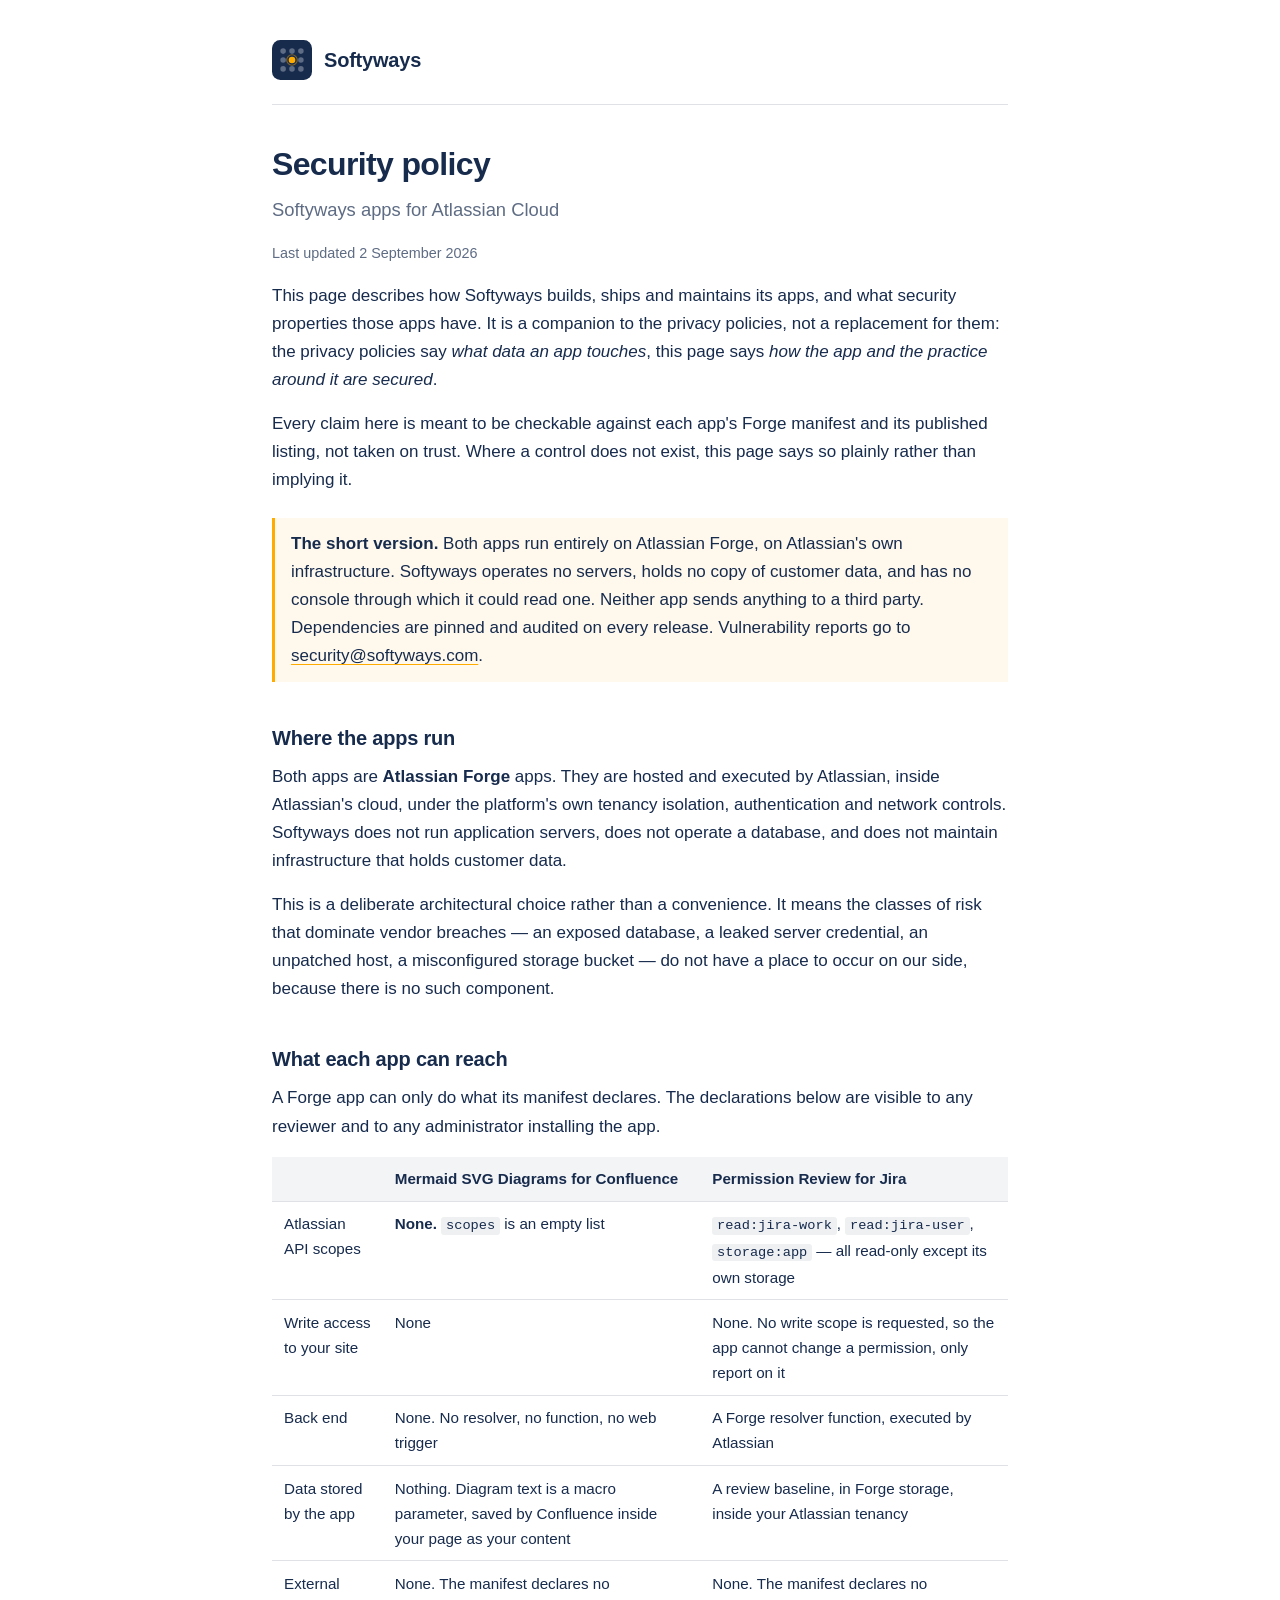
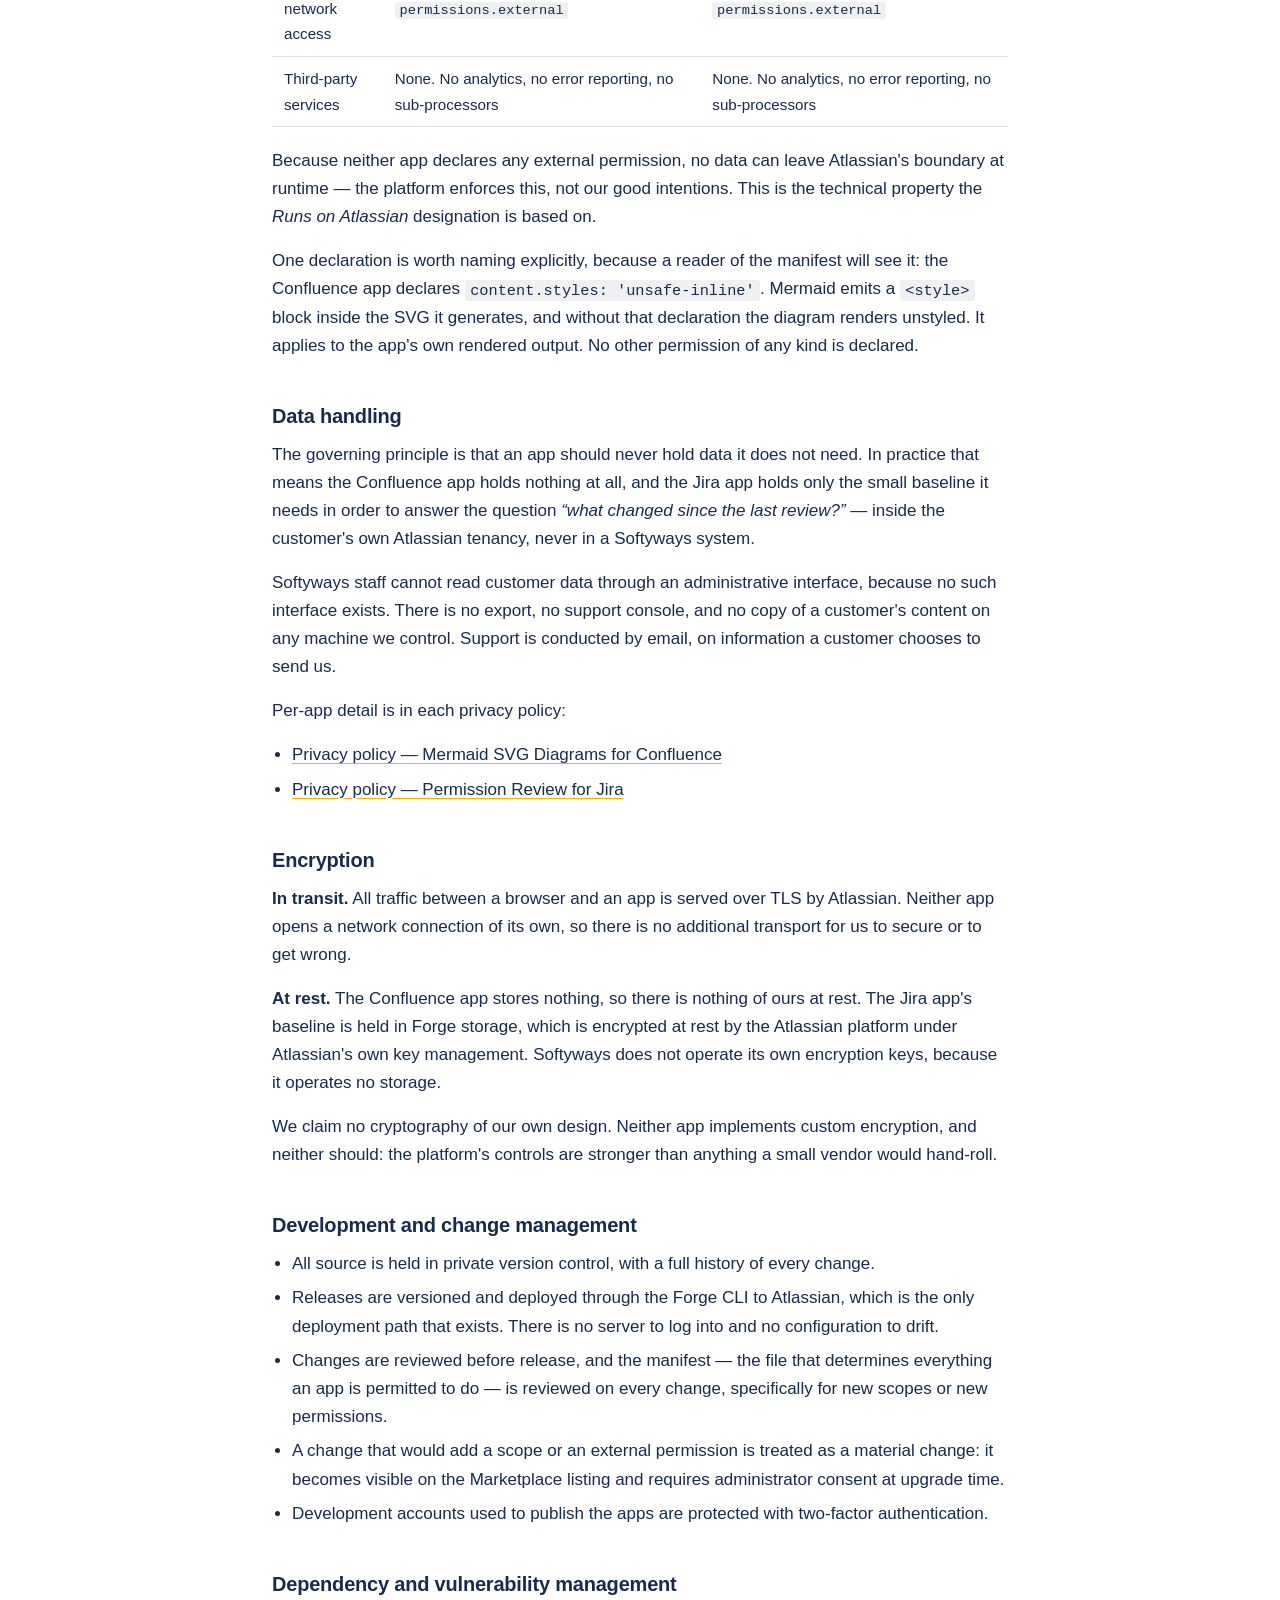
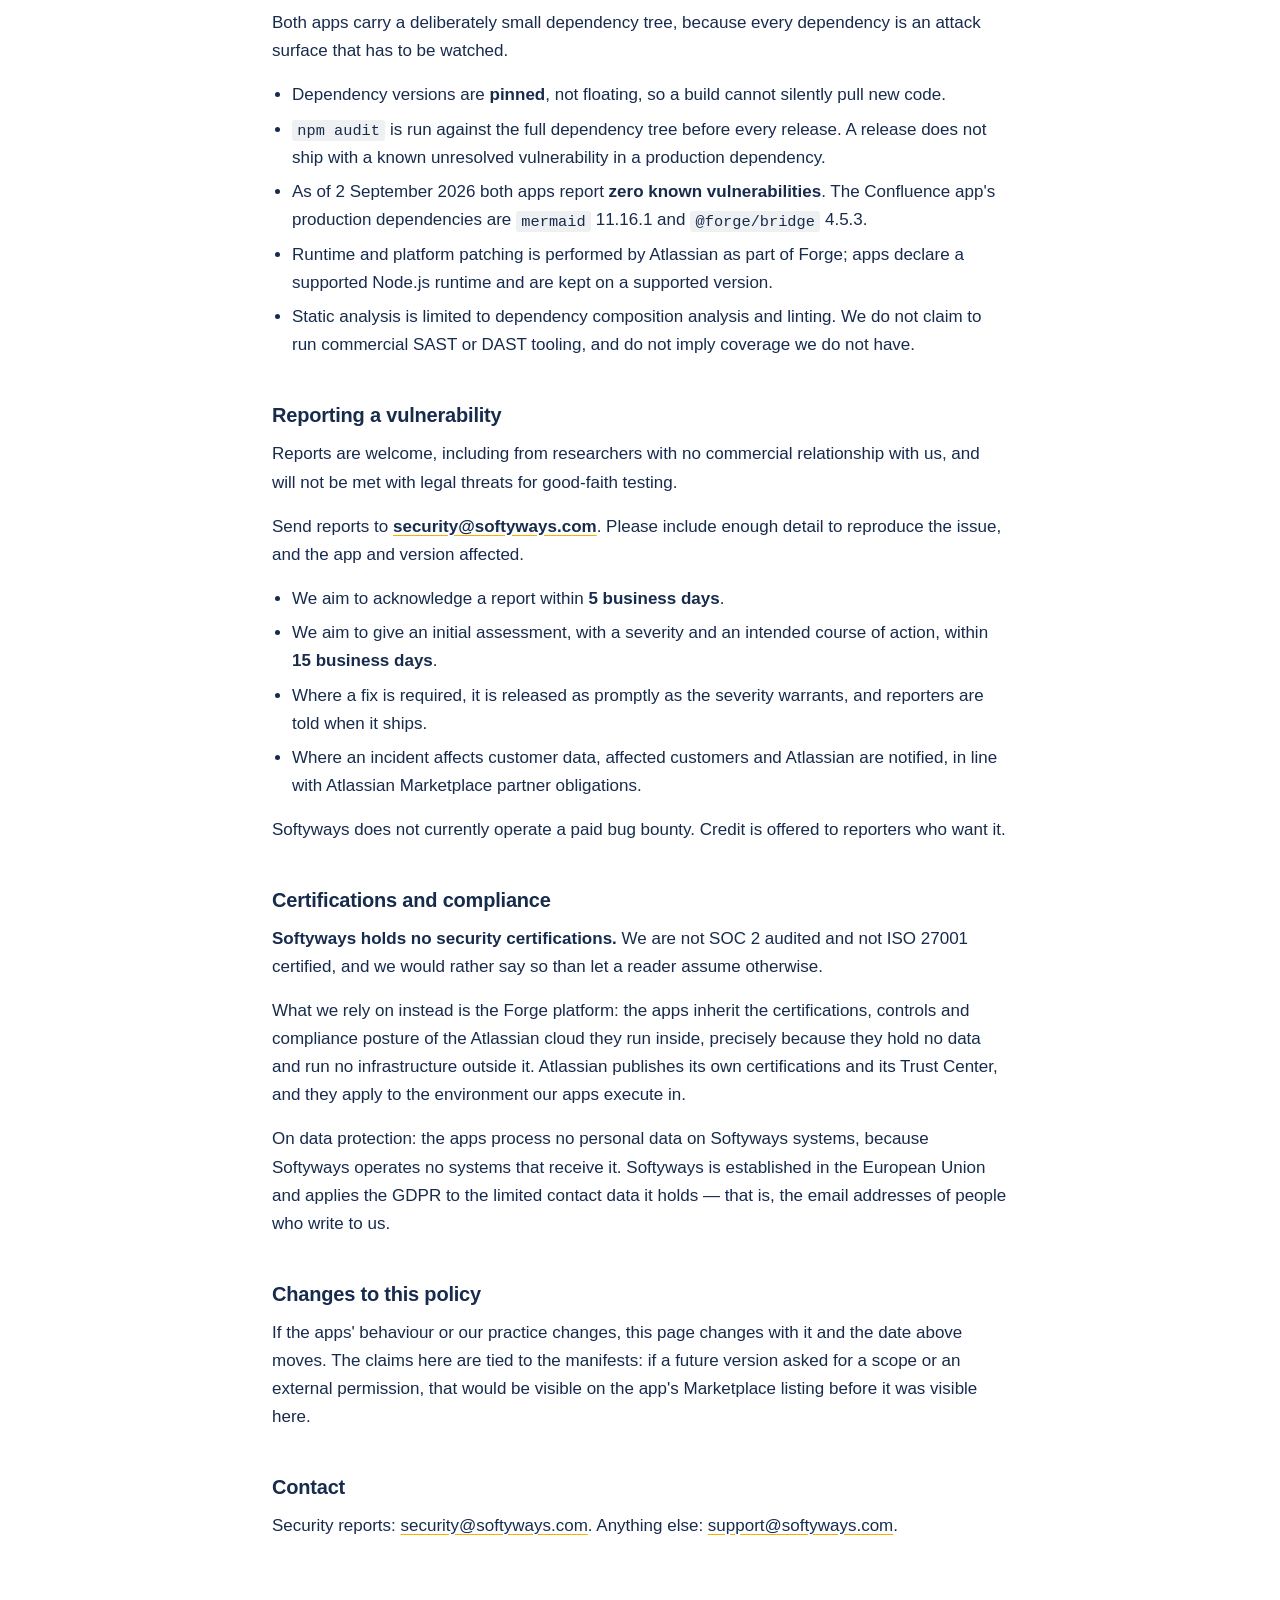
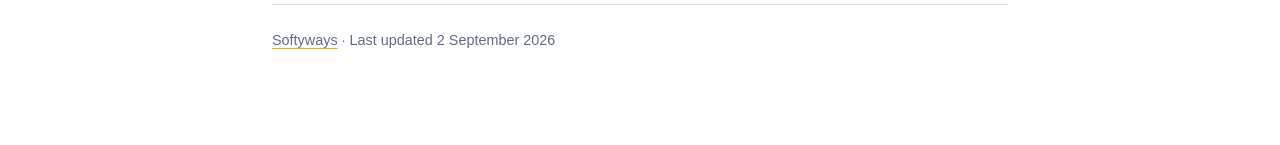
<file: security.html>
<!doctype html>
<html lang="en">
  <head>
    <meta charset="utf-8" />
    <meta name="viewport" content="width=device-width, initial-scale=1" />
    <title>Security policy — Softyways apps for Atlassian Cloud</title>
    <meta
      name="description"
      content="How Softyways builds, ships and maintains its Atlassian Forge apps: what each app can reach, how data is handled and encrypted, how dependencies are patched, and how to report a vulnerability."
    />
    <link rel="stylesheet" href="style.css" />
  </head>
  <body>
    <header>
      <svg viewBox="0 0 144 144" xmlns="http://www.w3.org/2000/svg" role="img" aria-label="Softyways">
        <rect width="144" height="144" rx="30" fill="#172B4D" />
        <g fill="#5E6C84">
          <circle cx="40" cy="40" r="10" />
          <circle cx="72" cy="40" r="10" />
          <circle cx="104" cy="40" r="10" />
          <circle cx="40" cy="72" r="10" />
          <circle cx="104" cy="72" r="10" />
          <circle cx="40" cy="104" r="10" />
          <circle cx="72" cy="104" r="10" />
          <circle cx="104" cy="104" r="10" />
        </g>
        <circle cx="72" cy="72" r="19" fill="none" stroke="#FFAB00" stroke-width="4" opacity="0.45" />
        <circle cx="72" cy="72" r="12" fill="#FFAB00" />
      </svg>
      <a href="./">Softyways</a>
    </header>

    <main>
      <h1>Security policy</h1>
      <p class="lead">Softyways apps for Atlassian Cloud</p>
      <p class="date">Last updated 2 September 2026</p>

      <p>
        This page describes how Softyways builds, ships and maintains its apps, and what security properties those apps
        have. It is a companion to the privacy policies, not a replacement for them: the privacy policies say
        <em>what data an app touches</em>, this page says <em>how the app and the practice around it are secured</em>.
      </p>
      <p>
        Every claim here is meant to be checkable against each app's Forge manifest and its published listing, not taken
        on trust. Where a control does not exist, this page says so plainly rather than implying it.
      </p>

      <div class="callout">
        <p>
          <strong>The short version.</strong> Both apps run entirely on Atlassian Forge, on Atlassian's own
          infrastructure. Softyways operates no servers, holds no copy of customer data, and has no console through
          which it could read one. Neither app sends anything to a third party. Dependencies are pinned and audited on
          every release. Vulnerability reports go to
          <a href="mailto:security@softyways.com">security@softyways.com</a>.
        </p>
      </div>

      <h2>Where the apps run</h2>
      <p>
        Both apps are <strong>Atlassian Forge</strong> apps. They are hosted and executed by Atlassian, inside
        Atlassian's cloud, under the platform's own tenancy isolation, authentication and network controls. Softyways
        does not run application servers, does not operate a database, and does not maintain infrastructure that holds
        customer data.
      </p>
      <p>
        This is a deliberate architectural choice rather than a convenience. It means the classes of risk that dominate
        vendor breaches — an exposed database, a leaked server credential, an unpatched host, a misconfigured storage
        bucket — do not have a place to occur on our side, because there is no such component.
      </p>

      <h2>What each app can reach</h2>
      <p>
        A Forge app can only do what its manifest declares. The declarations below are visible to any reviewer and to
        any administrator installing the app.
      </p>

      <div class="scroll">
        <table>
          <thead>
            <tr>
              <th>&nbsp;</th>
              <th>Mermaid SVG Diagrams for Confluence</th>
              <th>Permission Review for Jira</th>
            </tr>
          </thead>
          <tbody>
            <tr>
              <td>Atlassian API scopes</td>
              <td><strong>None.</strong> <code>scopes</code> is an empty list</td>
              <td><code>read:jira-work</code>, <code>read:jira-user</code>, <code>storage:app</code> — all read-only except its own storage</td>
            </tr>
            <tr>
              <td>Write access to your site</td>
              <td>None</td>
              <td>None. No write scope is requested, so the app cannot change a permission, only report on it</td>
            </tr>
            <tr>
              <td>Back end</td>
              <td>None. No resolver, no function, no web trigger</td>
              <td>A Forge resolver function, executed by Atlassian</td>
            </tr>
            <tr>
              <td>Data stored by the app</td>
              <td>Nothing. Diagram text is a macro parameter, saved by Confluence inside your page as your content</td>
              <td>A review baseline, in Forge storage, inside your Atlassian tenancy</td>
            </tr>
            <tr>
              <td>External network access</td>
              <td>None. The manifest declares no <code>permissions.external</code></td>
              <td>None. The manifest declares no <code>permissions.external</code></td>
            </tr>
            <tr>
              <td>Third-party services</td>
              <td>None. No analytics, no error reporting, no sub-processors</td>
              <td>None. No analytics, no error reporting, no sub-processors</td>
            </tr>
          </tbody>
        </table>
      </div>

      <p>
        Because neither app declares any external permission, no data can leave Atlassian's boundary at runtime — the
        platform enforces this, not our good intentions. This is the technical property the
        <em>Runs on Atlassian</em> designation is based on.
      </p>
      <p>
        One declaration is worth naming explicitly, because a reader of the manifest will see it: the Confluence app
        declares <code>content.styles: 'unsafe-inline'</code>. Mermaid emits a <code>&lt;style&gt;</code> block inside
        the SVG it generates, and without that declaration the diagram renders unstyled. It applies to the app's own
        rendered output. No other permission of any kind is declared.
      </p>

      <h2>Data handling</h2>
      <p>
        The governing principle is that an app should never hold data it does not need. In practice that means the
        Confluence app holds nothing at all, and the Jira app holds only the small baseline it needs in order to answer
        the question <em>&ldquo;what changed since the last review?&rdquo;</em> — inside the customer's own Atlassian
        tenancy, never in a Softyways system.
      </p>
      <p>
        Softyways staff cannot read customer data through an administrative interface, because no such interface
        exists. There is no export, no support console, and no copy of a customer's content on any machine we control.
        Support is conducted by email, on information a customer chooses to send us.
      </p>
      <p>Per-app detail is in each privacy policy:</p>
      <ul>
        <li><a href="privacy-mermaid.html">Privacy policy — Mermaid SVG Diagrams for Confluence</a></li>
        <li><a href="privacy.html">Privacy policy — Permission Review for Jira</a></li>
      </ul>

      <h2>Encryption</h2>
      <p>
        <strong>In transit.</strong> All traffic between a browser and an app is served over TLS by Atlassian. Neither
        app opens a network connection of its own, so there is no additional transport for us to secure or to get
        wrong.
      </p>
      <p>
        <strong>At rest.</strong> The Confluence app stores nothing, so there is nothing of ours at rest. The Jira
        app's baseline is held in Forge storage, which is encrypted at rest by the Atlassian platform under Atlassian's
        own key management. Softyways does not operate its own encryption keys, because it operates no storage.
      </p>
      <p>
        We claim no cryptography of our own design. Neither app implements custom encryption, and neither should: the
        platform's controls are stronger than anything a small vendor would hand-roll.
      </p>

      <h2>Development and change management</h2>
      <ul>
        <li>All source is held in private version control, with a full history of every change.</li>
        <li>
          Releases are versioned and deployed through the Forge CLI to Atlassian, which is the only deployment path
          that exists. There is no server to log into and no configuration to drift.
        </li>
        <li>
          Changes are reviewed before release, and the manifest — the file that determines everything an app is
          permitted to do — is reviewed on every change, specifically for new scopes or new permissions.
        </li>
        <li>
          A change that would add a scope or an external permission is treated as a material change: it becomes visible
          on the Marketplace listing and requires administrator consent at upgrade time.
        </li>
        <li>
          Development accounts used to publish the apps are protected with two-factor authentication.
        </li>
      </ul>

      <h2>Dependency and vulnerability management</h2>
      <p>
        Both apps carry a deliberately small dependency tree, because every dependency is an attack surface that has to
        be watched.
      </p>
      <ul>
        <li>Dependency versions are <strong>pinned</strong>, not floating, so a build cannot silently pull new code.</li>
        <li>
          <code>npm audit</code> is run against the full dependency tree before every release. A release does not ship
          with a known unresolved vulnerability in a production dependency.
        </li>
        <li>
          As of 2 September 2026 both apps report <strong>zero known vulnerabilities</strong>. The Confluence app's
          production dependencies are <code>mermaid</code> 11.16.1 and <code>@forge/bridge</code> 4.5.3.
        </li>
        <li>
          Runtime and platform patching is performed by Atlassian as part of Forge; apps declare a supported Node.js
          runtime and are kept on a supported version.
        </li>
        <li>
          Static analysis is limited to dependency composition analysis and linting. We do not claim to run commercial
          SAST or DAST tooling, and do not imply coverage we do not have.
        </li>
      </ul>

      <h2>Reporting a vulnerability</h2>
      <p>
        Reports are welcome, including from researchers with no commercial relationship with us, and will not be met
        with legal threats for good-faith testing.
      </p>
      <p>
        Send reports to <a href="mailto:security@softyways.com"><strong>security@softyways.com</strong></a>. Please
        include enough detail to reproduce the issue, and the app and version affected.
      </p>
      <ul>
        <li>We aim to acknowledge a report within <strong>5 business days</strong>.</li>
        <li>We aim to give an initial assessment, with a severity and an intended course of action, within <strong>15 business days</strong>.</li>
        <li>
          Where a fix is required, it is released as promptly as the severity warrants, and reporters are told when it
          ships.
        </li>
        <li>
          Where an incident affects customer data, affected customers and Atlassian are notified, in line with
          Atlassian Marketplace partner obligations.
        </li>
      </ul>
      <p>
        Softyways does not currently operate a paid bug bounty. Credit is offered to reporters who want it.
      </p>

      <h2>Certifications and compliance</h2>
      <p>
        <strong>Softyways holds no security certifications.</strong> We are not SOC 2 audited and not ISO 27001
        certified, and we would rather say so than let a reader assume otherwise.
      </p>
      <p>
        What we rely on instead is the Forge platform: the apps inherit the certifications, controls and compliance
        posture of the Atlassian cloud they run inside, precisely because they hold no data and run no infrastructure
        outside it. Atlassian publishes its own certifications and its Trust Center, and they apply to the environment
        our apps execute in.
      </p>
      <p>
        On data protection: the apps process no personal data on Softyways systems, because Softyways operates no
        systems that receive it. Softyways is established in the European Union and applies the GDPR to the limited
        contact data it holds — that is, the email addresses of people who write to us.
      </p>

      <h2>Changes to this policy</h2>
      <p>
        If the apps' behaviour or our practice changes, this page changes with it and the date above moves. The claims
        here are tied to the manifests: if a future version asked for a scope or an external permission, that would be
        visible on the app's Marketplace listing before it was visible here.
      </p>

      <h2>Contact</h2>
      <p>
        Security reports: <a href="mailto:security@softyways.com">security@softyways.com</a>. Anything else:
        <a href="mailto:support@softyways.com">support@softyways.com</a>.
      </p>
    </main>

    <footer>
      <p><a href="./">Softyways</a> · Last updated 2 September 2026</p>
    </footer>
  </body>
</html>
</file>
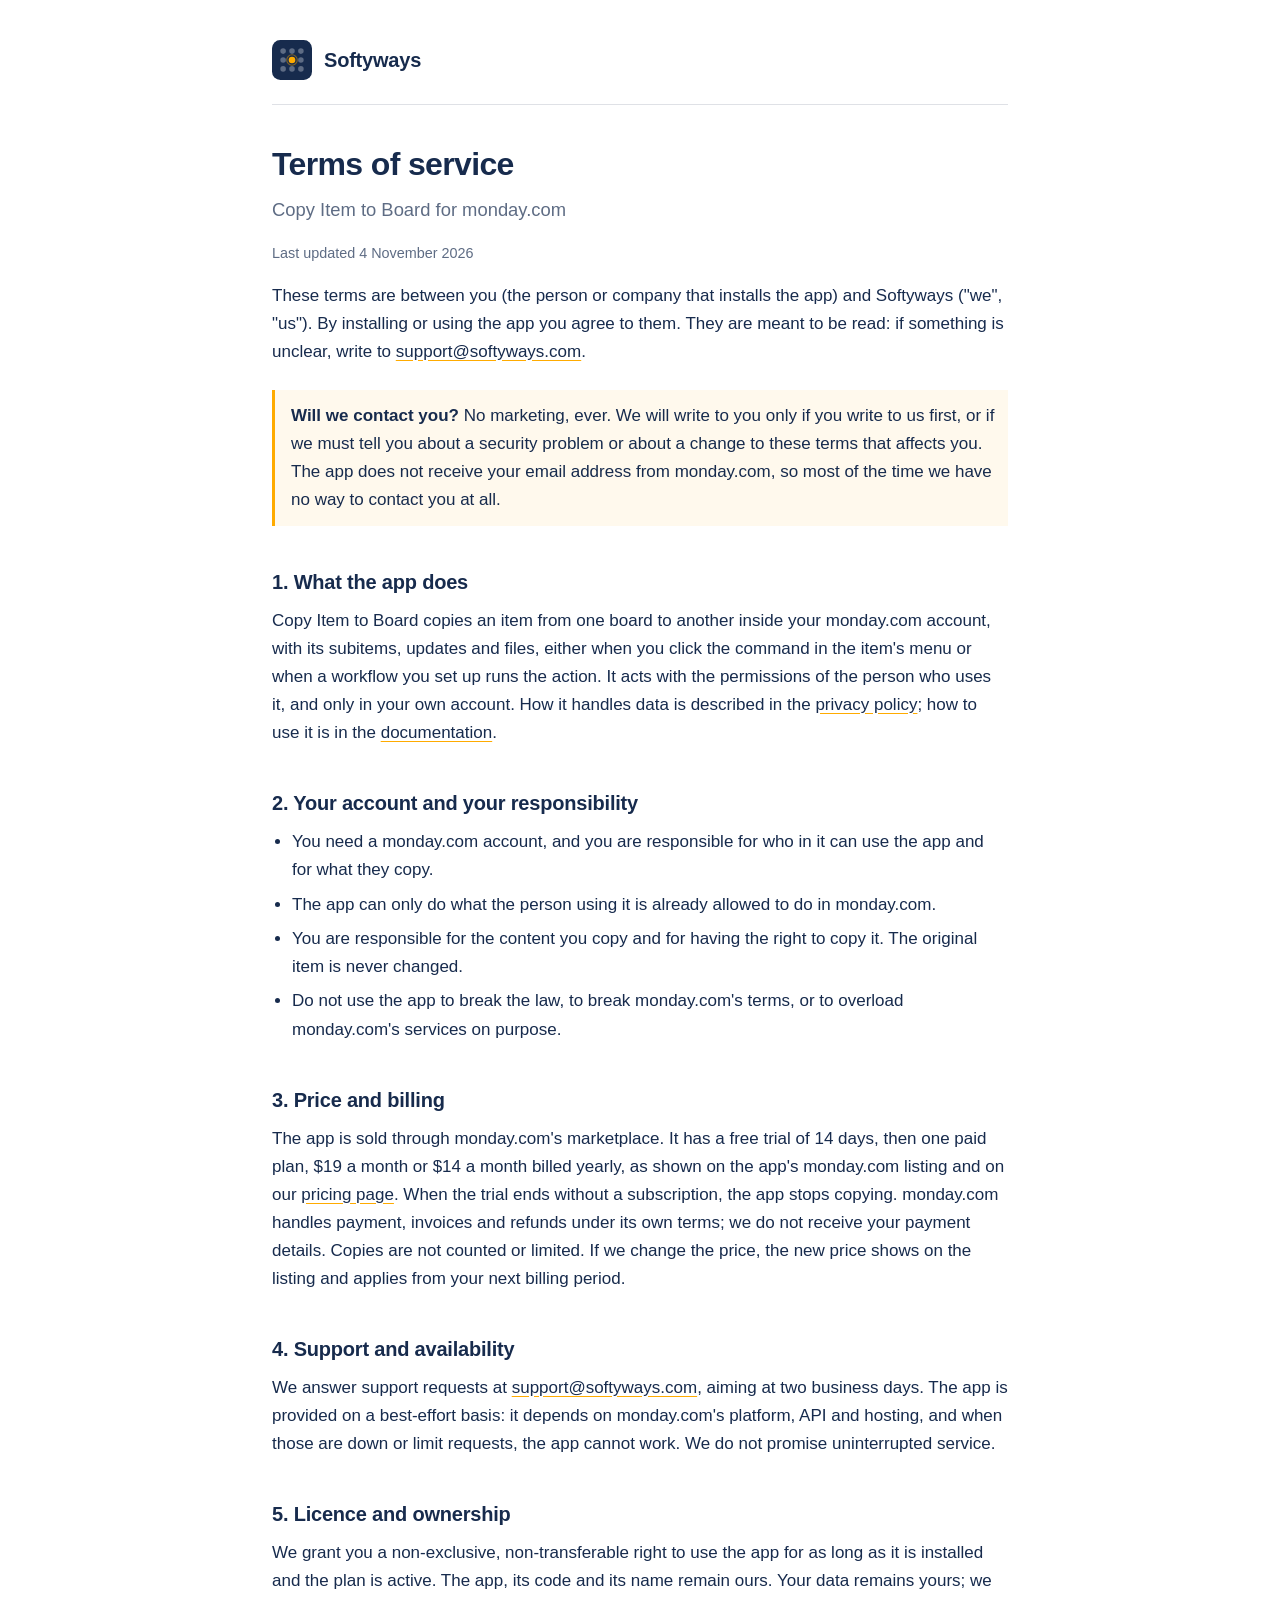
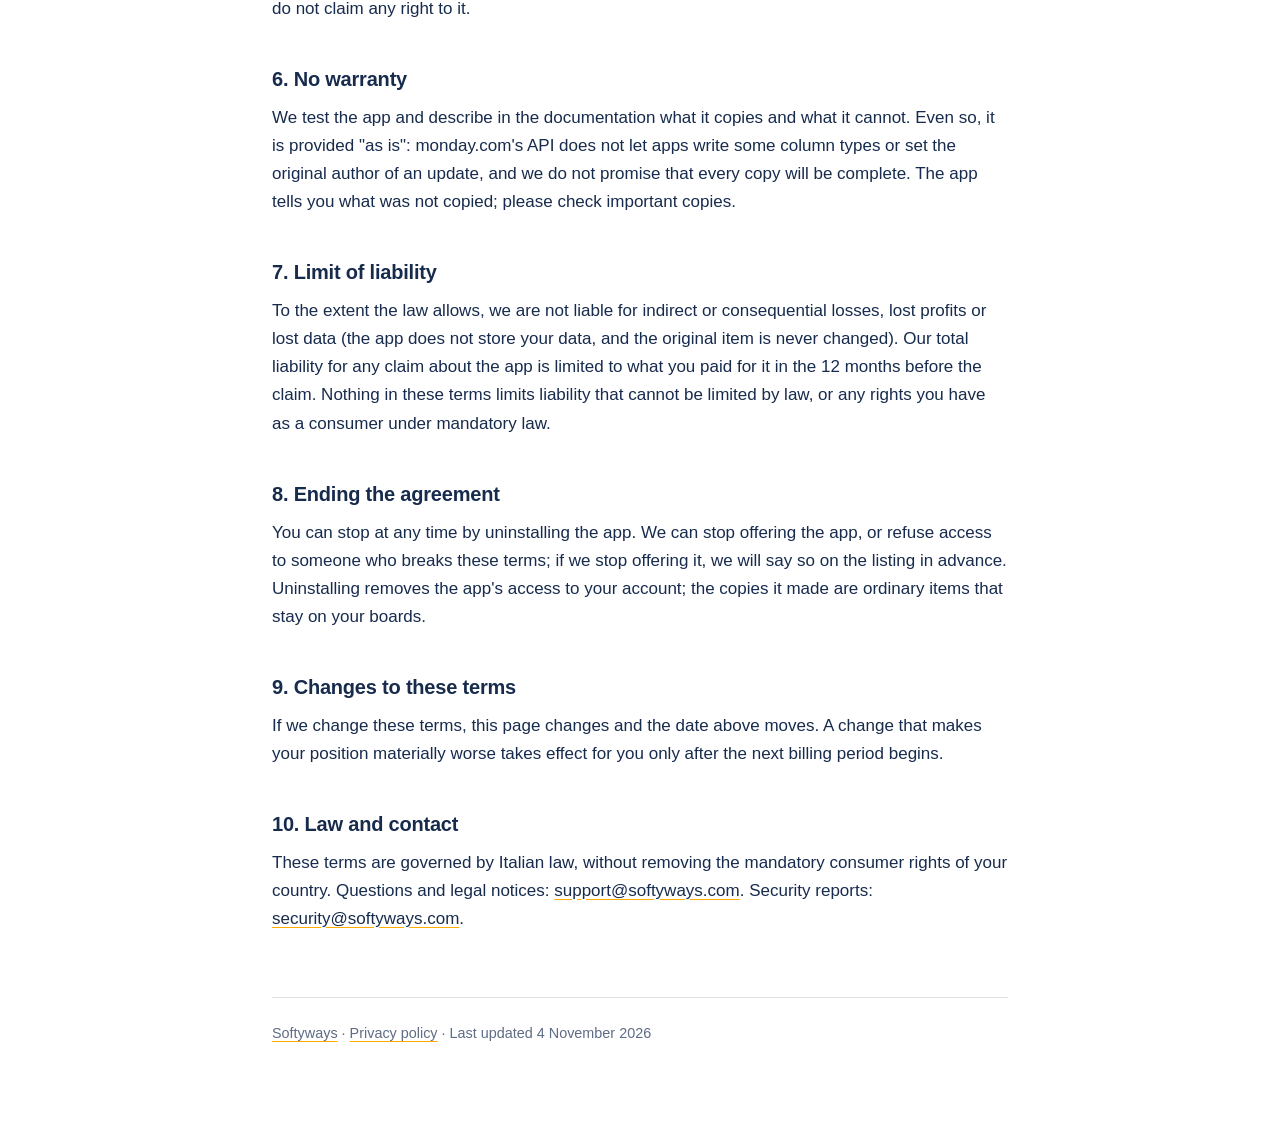
<file: terms-monday.html>
<!doctype html>
<html lang="en">
  <head>
    <meta charset="utf-8" />
    <meta name="viewport" content="width=device-width, initial-scale=1" />
    <title>Terms of service — Copy Item to Board for monday.com</title>
    <meta
      name="description"
      content="The terms for using Copy Item to Board on monday.com: what the app does, billing, support, liability, and when Softyways may contact you."
    />
    <link rel="stylesheet" href="style.css" />
  </head>
  <body>
    <header>
      <svg viewBox="0 0 144 144" xmlns="http://www.w3.org/2000/svg" role="img" aria-label="Softyways">
        <rect width="144" height="144" rx="30" fill="#172B4D" />
        <g fill="#5E6C84">
          <circle cx="40" cy="40" r="10" />
          <circle cx="72" cy="40" r="10" />
          <circle cx="104" cy="40" r="10" />
          <circle cx="40" cy="72" r="10" />
          <circle cx="104" cy="72" r="10" />
          <circle cx="40" cy="104" r="10" />
          <circle cx="72" cy="104" r="10" />
          <circle cx="104" cy="104" r="10" />
        </g>
        <circle cx="72" cy="72" r="19" fill="none" stroke="#FFAB00" stroke-width="4" opacity="0.45" />
        <circle cx="72" cy="72" r="12" fill="#FFAB00" />
      </svg>
      <a href="./">Softyways</a>
    </header>

    <main>
      <h1>Terms of service</h1>
      <p class="lead">Copy Item to Board for monday.com</p>
      <p class="date">Last updated 4 November 2026</p>

      <p>
        These terms are between you (the person or company that installs the app) and Softyways ("we", "us"). By
        installing or using the app you agree to them. They are meant to be read: if something is unclear, write to
        <a href="mailto:support@softyways.com">support@softyways.com</a>.
      </p>

      <div class="callout">
        <p>
          <strong>Will we contact you?</strong> No marketing, ever. We will write to you only if you write to us first, or
          if we must tell you about a security problem or about a change to these terms that affects you. The app does
          not receive your email address from monday.com, so most of the time we have no way to contact you at all.
        </p>
      </div>

      <h2>1. What the app does</h2>
      <p>
        Copy Item to Board copies an item from one board to another inside your monday.com account, with its subitems,
        updates and files, either when you click the command in the item's menu or when a workflow you set up runs the
        action. It acts with the permissions of the person who uses it, and only in your own account. How it handles data
        is described in the <a href="privacy-monday.html">privacy policy</a>; how to use it is in the
        <a href="documentation-monday.html">documentation</a>.
      </p>

      <h2>2. Your account and your responsibility</h2>
      <ul>
        <li>You need a monday.com account, and you are responsible for who in it can use the app and for what they copy.</li>
        <li>The app can only do what the person using it is already allowed to do in monday.com.</li>
        <li>You are responsible for the content you copy and for having the right to copy it. The original item is never changed.</li>
        <li>Do not use the app to break the law, to break monday.com's terms, or to overload monday.com's services on purpose.</li>
      </ul>

      <h2>3. Price and billing</h2>
      <p>
        The app is sold through monday.com's marketplace. It has a free trial of 14 days, then one paid plan, $19 a
        month or $14 a month billed yearly, as shown on the app's monday.com listing and on our
        <a href="pricing-monday.html">pricing page</a>. When the trial ends without a subscription, the app stops
        copying. monday.com handles payment, invoices and refunds under its own terms; we do not receive your payment
        details. Copies are not counted or limited. If we change the price, the new price shows on the listing and
        applies from your next billing period.
      </p>

      <h2>4. Support and availability</h2>
      <p>
        We answer support requests at <a href="mailto:support@softyways.com">support@softyways.com</a>, aiming at two
        business days. The app is provided on a best-effort basis: it depends on monday.com's platform, API and hosting,
        and when those are down or limit requests, the app cannot work. We do not promise uninterrupted service.
      </p>

      <h2>5. Licence and ownership</h2>
      <p>
        We grant you a non-exclusive, non-transferable right to use the app for as long as it is installed and the plan
        is active. The app, its code and its name remain ours. Your data remains yours; we do not claim any right to it.
      </p>

      <h2>6. No warranty</h2>
      <p>
        We test the app and describe in the documentation what it copies and what it cannot. Even so, it is provided "as
        is": monday.com's API does not let apps write some column types or set the original author of an update, and we
        do not promise that every copy will be complete. The app tells you what was not copied; please check important
        copies.
      </p>

      <h2>7. Limit of liability</h2>
      <p>
        To the extent the law allows, we are not liable for indirect or consequential losses, lost profits or lost data
        (the app does not store your data, and the original item is never changed). Our total liability for any claim
        about the app is limited to what you paid for it in the 12 months before the claim. Nothing in these terms limits
        liability that cannot be limited by law, or any rights you have as a consumer under mandatory law.
      </p>

      <h2>8. Ending the agreement</h2>
      <p>
        You can stop at any time by uninstalling the app. We can stop offering the app, or refuse access to someone who
        breaks these terms; if we stop offering it, we will say so on the listing in advance. Uninstalling removes the
        app's access to your account; the copies it made are ordinary items that stay on your boards.
      </p>

      <h2>9. Changes to these terms</h2>
      <p>
        If we change these terms, this page changes and the date above moves. A change that makes your position
        materially worse takes effect for you only after the next billing period begins.
      </p>

      <h2>10. Law and contact</h2>
      <p>
        These terms are governed by Italian law, without removing the mandatory consumer rights of your country. Questions
        and legal notices: <a href="mailto:support@softyways.com">support@softyways.com</a>. Security reports:
        <a href="mailto:security@softyways.com">security@softyways.com</a>.
      </p>
    </main>

    <footer>
      <p><a href="./">Softyways</a> · <a href="privacy-monday.html">Privacy policy</a> · Last updated 4 November 2026</p>
    </footer>
  </body>
</html>
</file>
<file: style.css>
/*
 * One stylesheet for the whole site. No framework, no fonts to fetch: the two
 * pages here exist to be read by a compliance reviewer and by Atlassian's app
 * reviewer, and both should get them instantly on any connection.
 */

:root {
  --ink: #172b4d;
  --muted: #5e6c84;
  --line: #dfe1e6;
  --accent: #ffab00;
  --paper: #ffffff;
}

@media (prefers-color-scheme: dark) {
  :root {
    --ink: #e6edf7;
    --muted: #9fb0c9;
    --line: #2c3e5d;
    --paper: #10182a;
  }
}

* {
  box-sizing: border-box;
}

body {
  margin: 0;
  padding: 0 1.25rem 5rem;
  background: var(--paper);
  color: var(--ink);
  font: 17px/1.65 -apple-system, "Segoe UI", Roboto, Helvetica, Arial, sans-serif;
  -webkit-text-size-adjust: 100%;
}

main,
header {
  max-width: 46rem;
  margin: 0 auto;
}

header {
  display: flex;
  align-items: center;
  gap: 0.75rem;
  padding: 2.5rem 0 1.5rem;
  border-bottom: 1px solid var(--line);
  margin-bottom: 2.5rem;
}

header svg {
  width: 40px;
  height: 40px;
  flex: none;
}

header a {
  color: inherit;
  text-decoration: none;
  font-weight: 700;
  font-size: 1.25rem;
  letter-spacing: -0.01em;
}

h1 {
  font-size: 2rem;
  line-height: 1.2;
  letter-spacing: -0.02em;
  margin: 0 0 0.75rem;
}

h2 {
  font-size: 1.25rem;
  margin: 2.5rem 0 0.5rem;
  letter-spacing: -0.01em;
}

h3 {
  font-size: 1.05rem;
  margin: 1.75rem 0 0.35rem;
}

p,
ul {
  margin: 0 0 1rem;
}

ul {
  padding-left: 1.25rem;
}

li {
  margin-bottom: 0.4rem;
}

a {
  color: inherit;
  text-decoration-color: var(--accent);
  text-underline-offset: 3px;
}

.lead {
  font-size: 1.15rem;
  color: var(--muted);
}

.date {
  color: var(--muted);
  font-size: 0.9rem;
}

.callout {
  border-left: 3px solid var(--accent);
  padding: 0.75rem 0 0.75rem 1rem;
  margin: 1.5rem 0;
  background: color-mix(in srgb, var(--accent) 7%, transparent);
}

.callout p:last-child {
  margin-bottom: 0;
}

/* Wide content must scroll inside itself, never push the page sideways. */
.scroll {
  overflow-x: auto;
  margin: 0 0 1.25rem;
}

table {
  border-collapse: collapse;
  width: 100%;
  min-width: 34rem;
  font-size: 0.95rem;
}

th,
td {
  text-align: left;
  vertical-align: top;
  padding: 0.6rem 0.75rem;
  border-bottom: 1px solid var(--line);
}

th {
  font-weight: 600;
  background: color-mix(in srgb, var(--ink) 5%, transparent);
}

code {
  font-family: ui-monospace, SFMono-Regular, Menlo, Consolas, monospace;
  font-size: 0.9em;
  background: color-mix(in srgb, var(--ink) 7%, transparent);
  padding: 0.1em 0.35em;
  border-radius: 3px;
}

/* Code blocks are meant to be copied: they must not push the page sideways,
   and on a phone they must not shrink the text to nothing. */
pre {
  background: color-mix(in srgb, var(--ink) 6%, transparent);
  border: 1px solid var(--line);
  border-radius: 6px;
  padding: 0.9rem 1rem;
  overflow-x: auto;
  margin: 0 0 1.25rem;
}

pre code {
  background: none;
  padding: 0;
  font-size: 0.88rem;
  line-height: 1.5;
}

figure {
  margin: 1.5rem 0;
}

figure img {
  display: block;
  width: 100%;
  height: auto;
  border: 1px solid var(--line);
  border-radius: 6px;
}

figcaption {
  color: var(--muted);
  font-size: 0.9rem;
  margin-top: 0.5rem;
}

/* The numbered path a new user follows; the numbers matter, so they stay. */
ol {
  padding-left: 1.25rem;
  margin: 0 0 1rem;
}

ol li {
  margin-bottom: 0.6rem;
}

/* The install button (monday.com apps): one clear action, no icon fonts. */
.button {
  display: inline-block;
  padding: 0.7rem 1.3rem;
  border-radius: 6px;
  background: #14907c;
  color: #fff;
  font-weight: 700;
  text-decoration: none;
}

.button:hover {
  background: #0a5c50;
}

/* A video that keeps its shape on a phone. */
.video {
  position: relative;
  padding-bottom: 48.8%;
  height: 0;
  margin: 1.5rem 0;
  border: 1px solid var(--line);
  border-radius: 6px;
  overflow: hidden;
}

.video iframe {
  position: absolute;
  inset: 0;
  width: 100%;
  height: 100%;
  border: 0;
}

footer {
  max-width: 46rem;
  margin: 4rem auto 0;
  padding-top: 1.5rem;
  border-top: 1px solid var(--line);
  color: var(--muted);
  font-size: 0.9rem;
}
</file>
